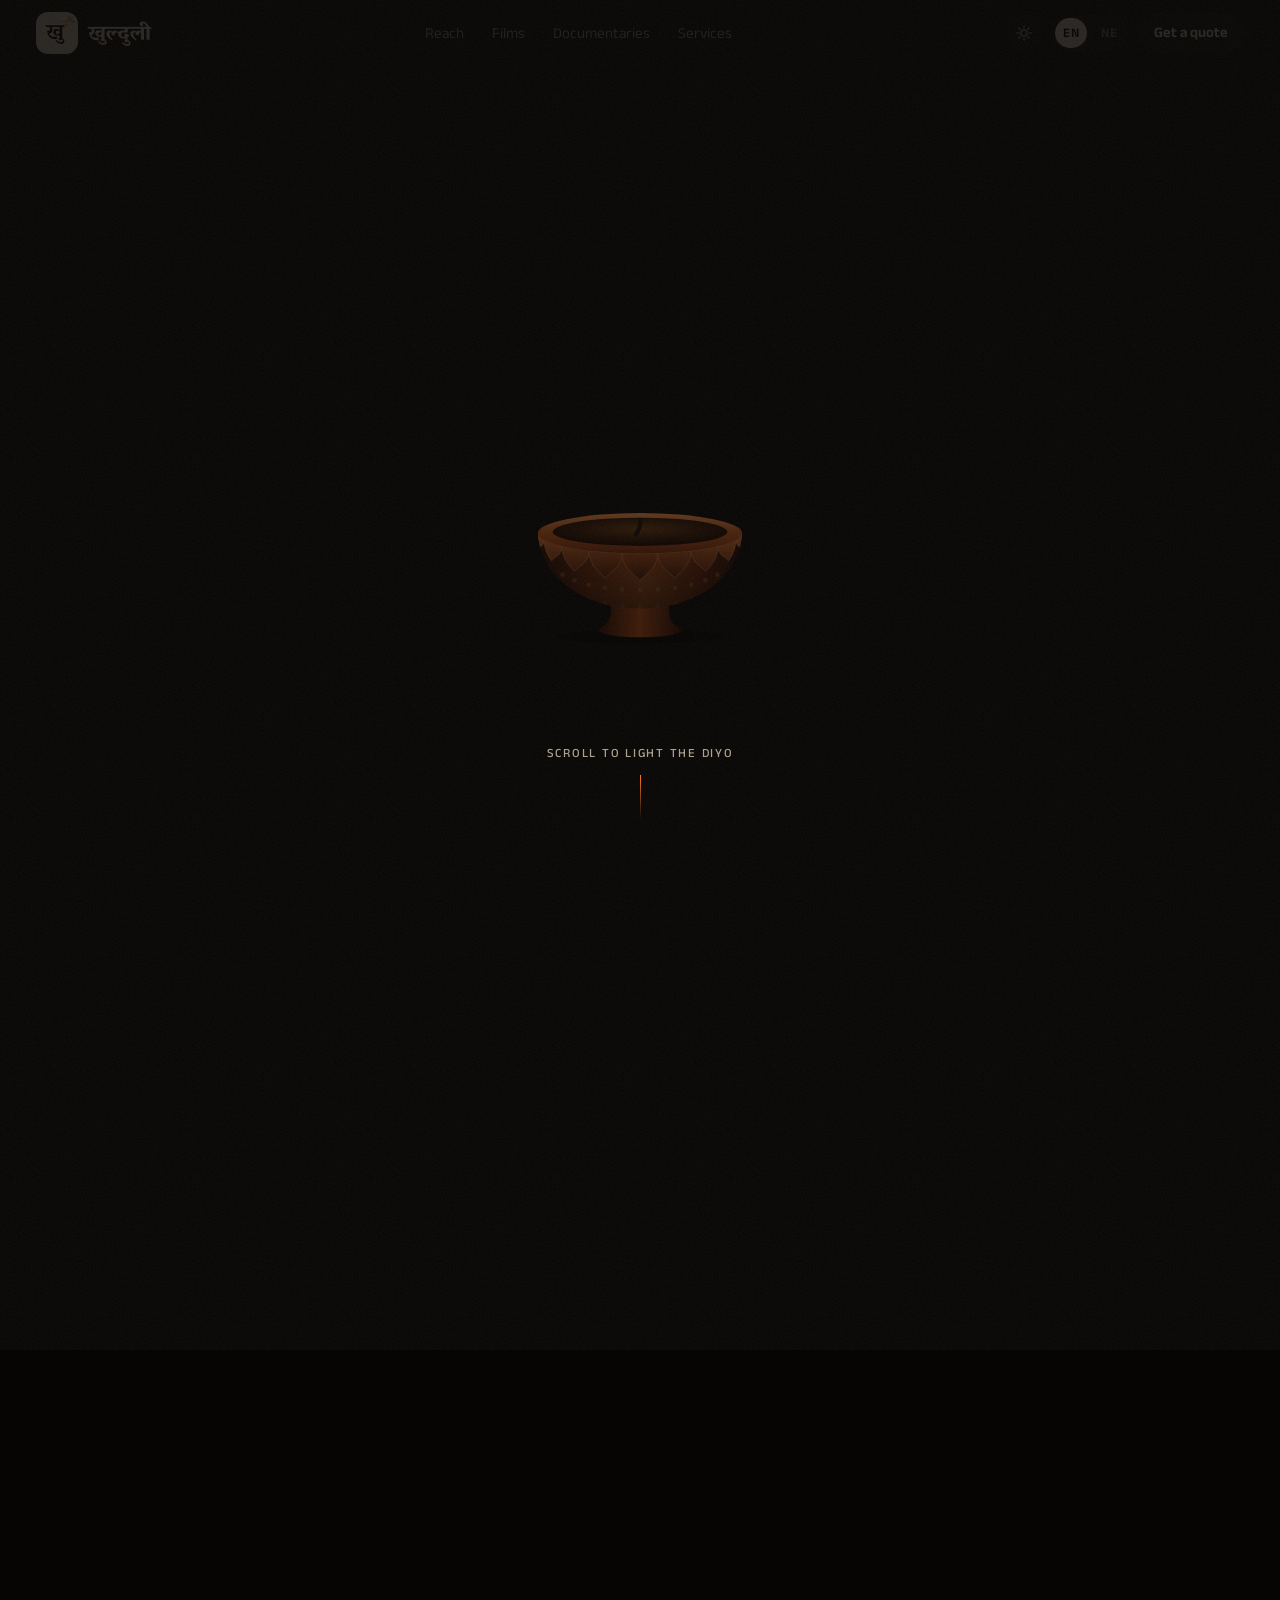
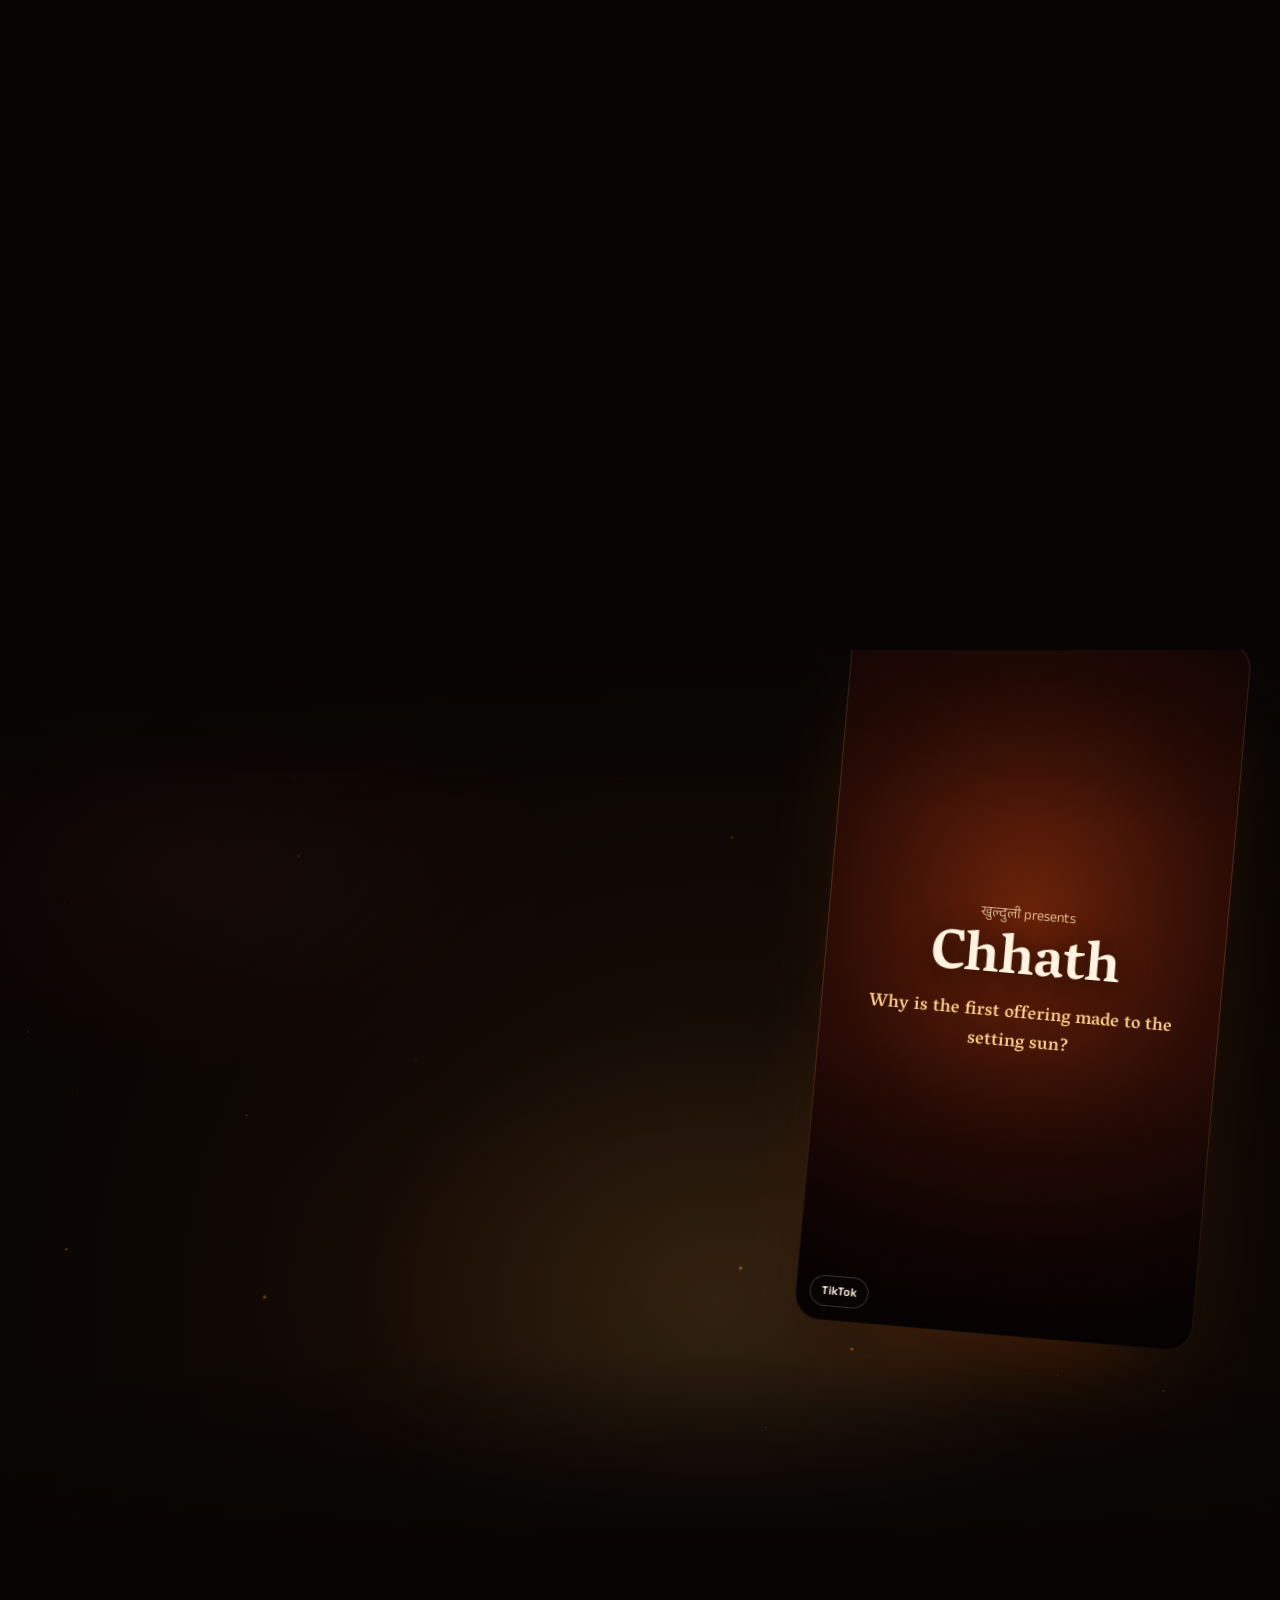
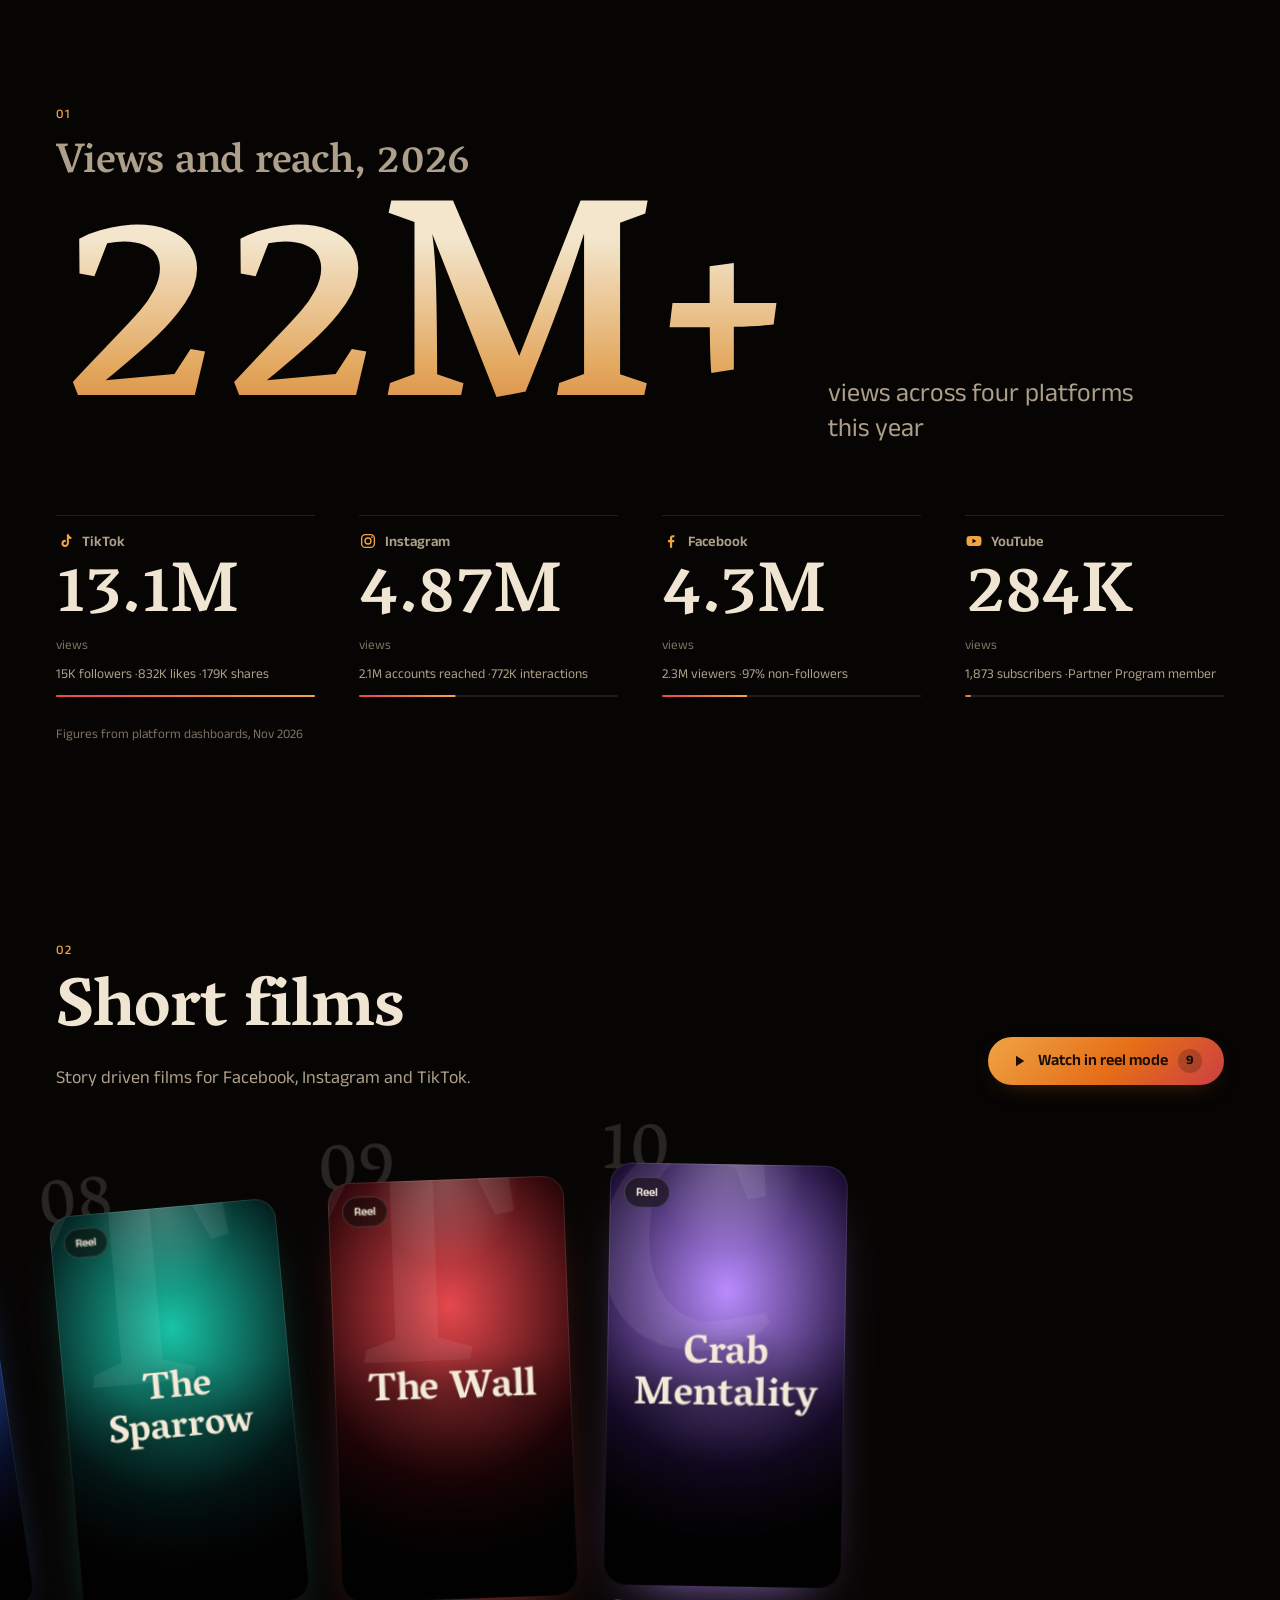
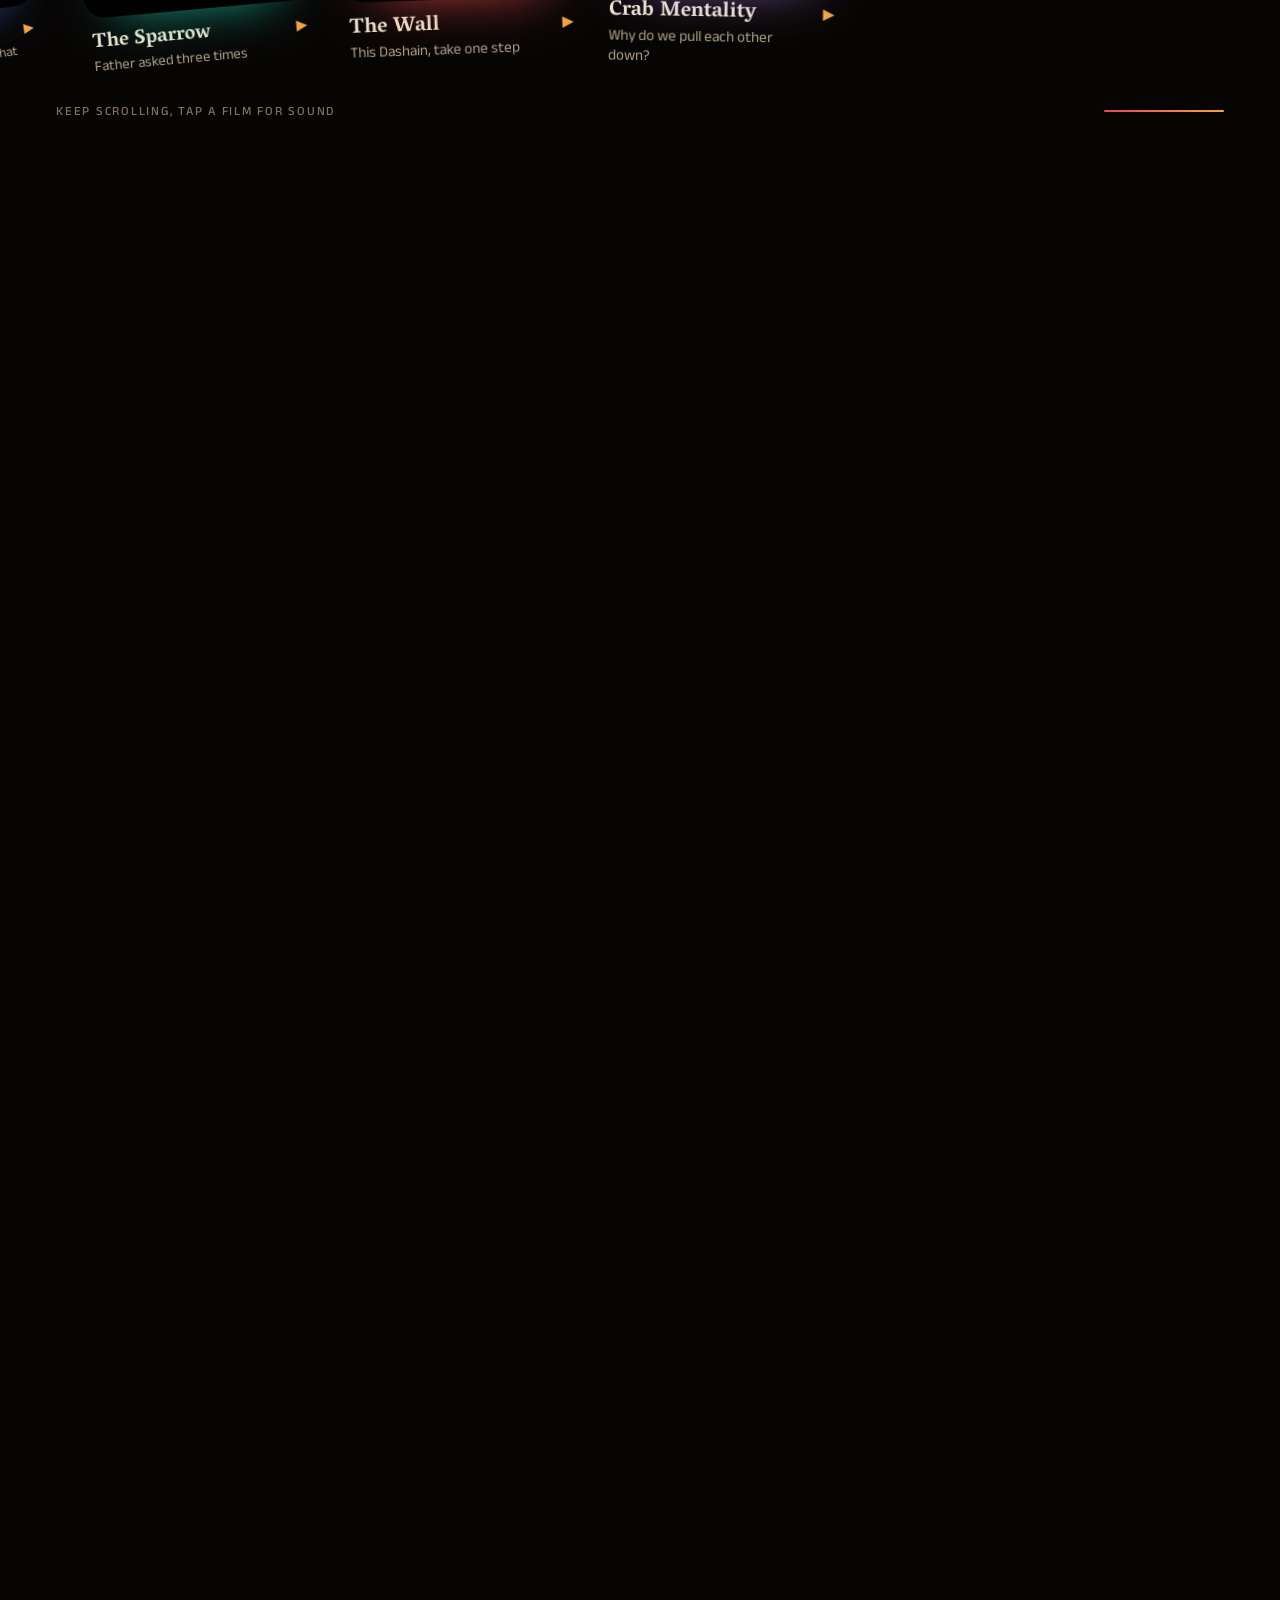
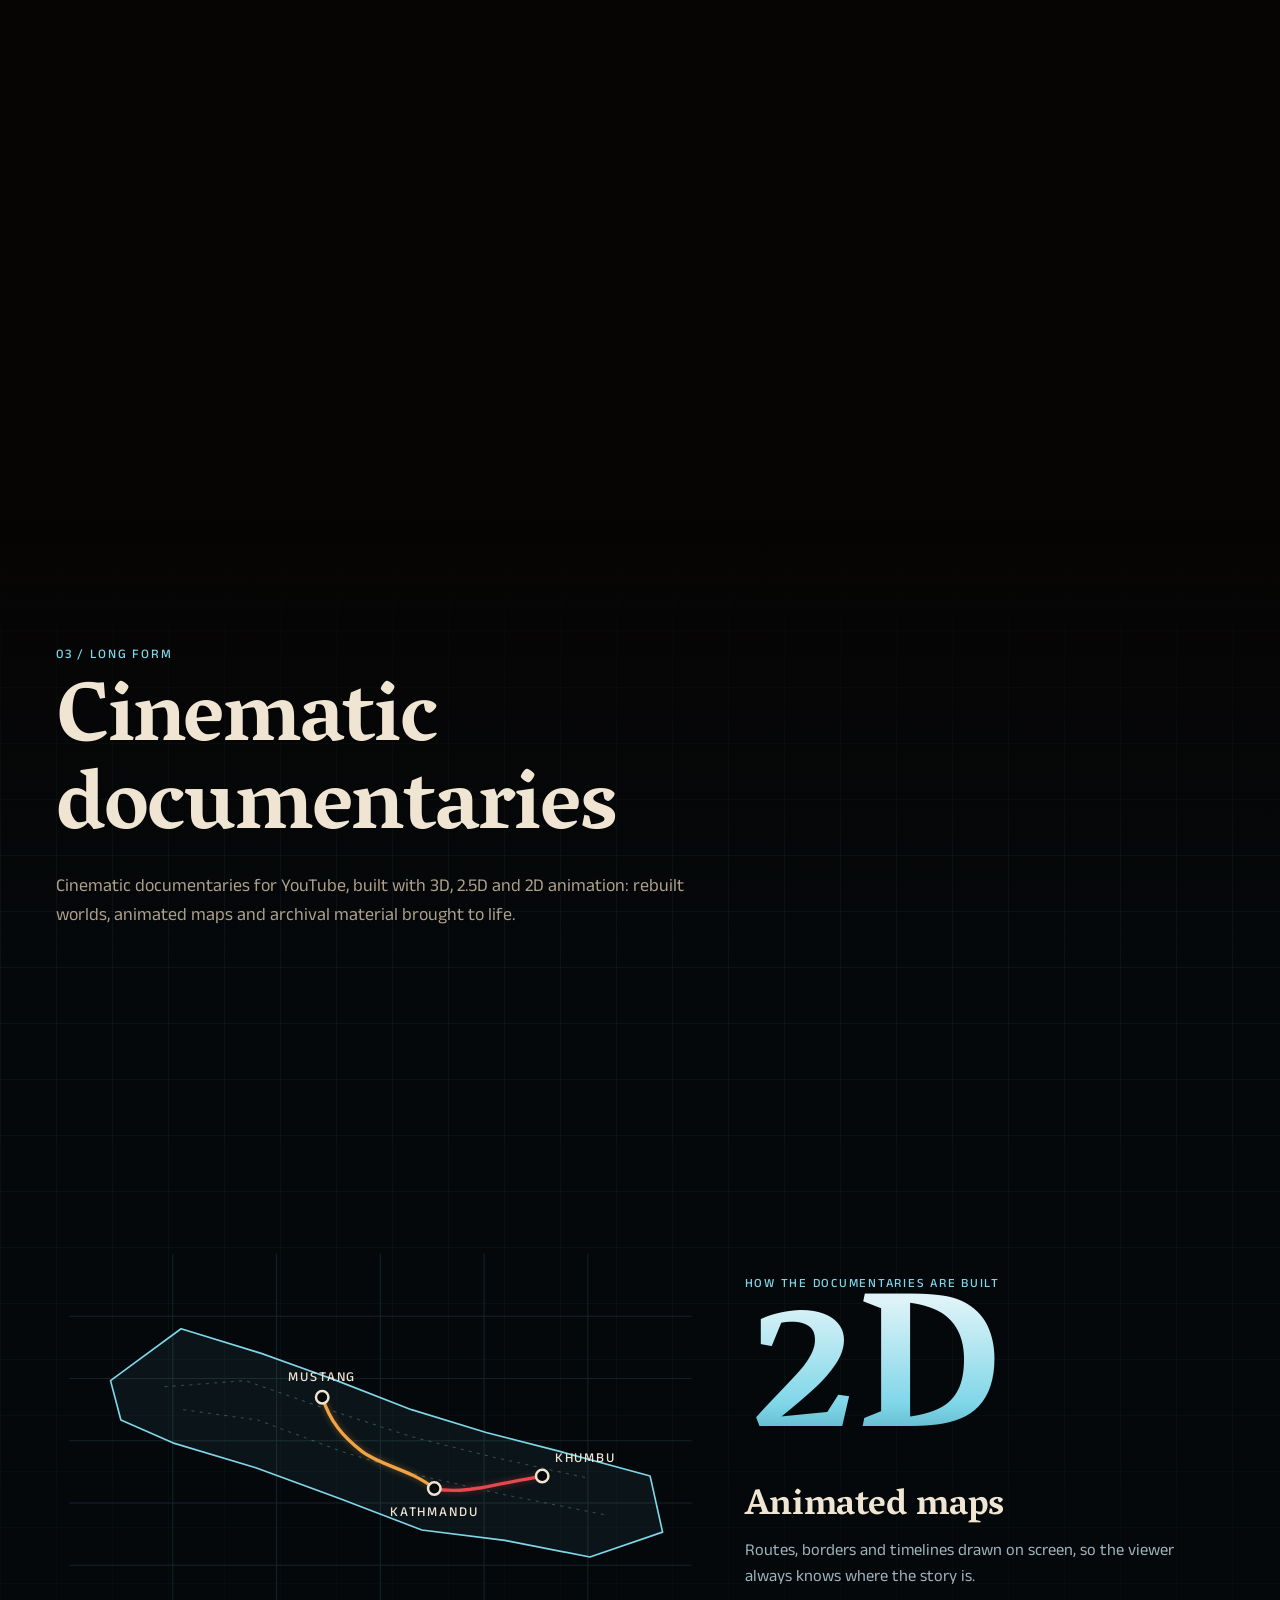
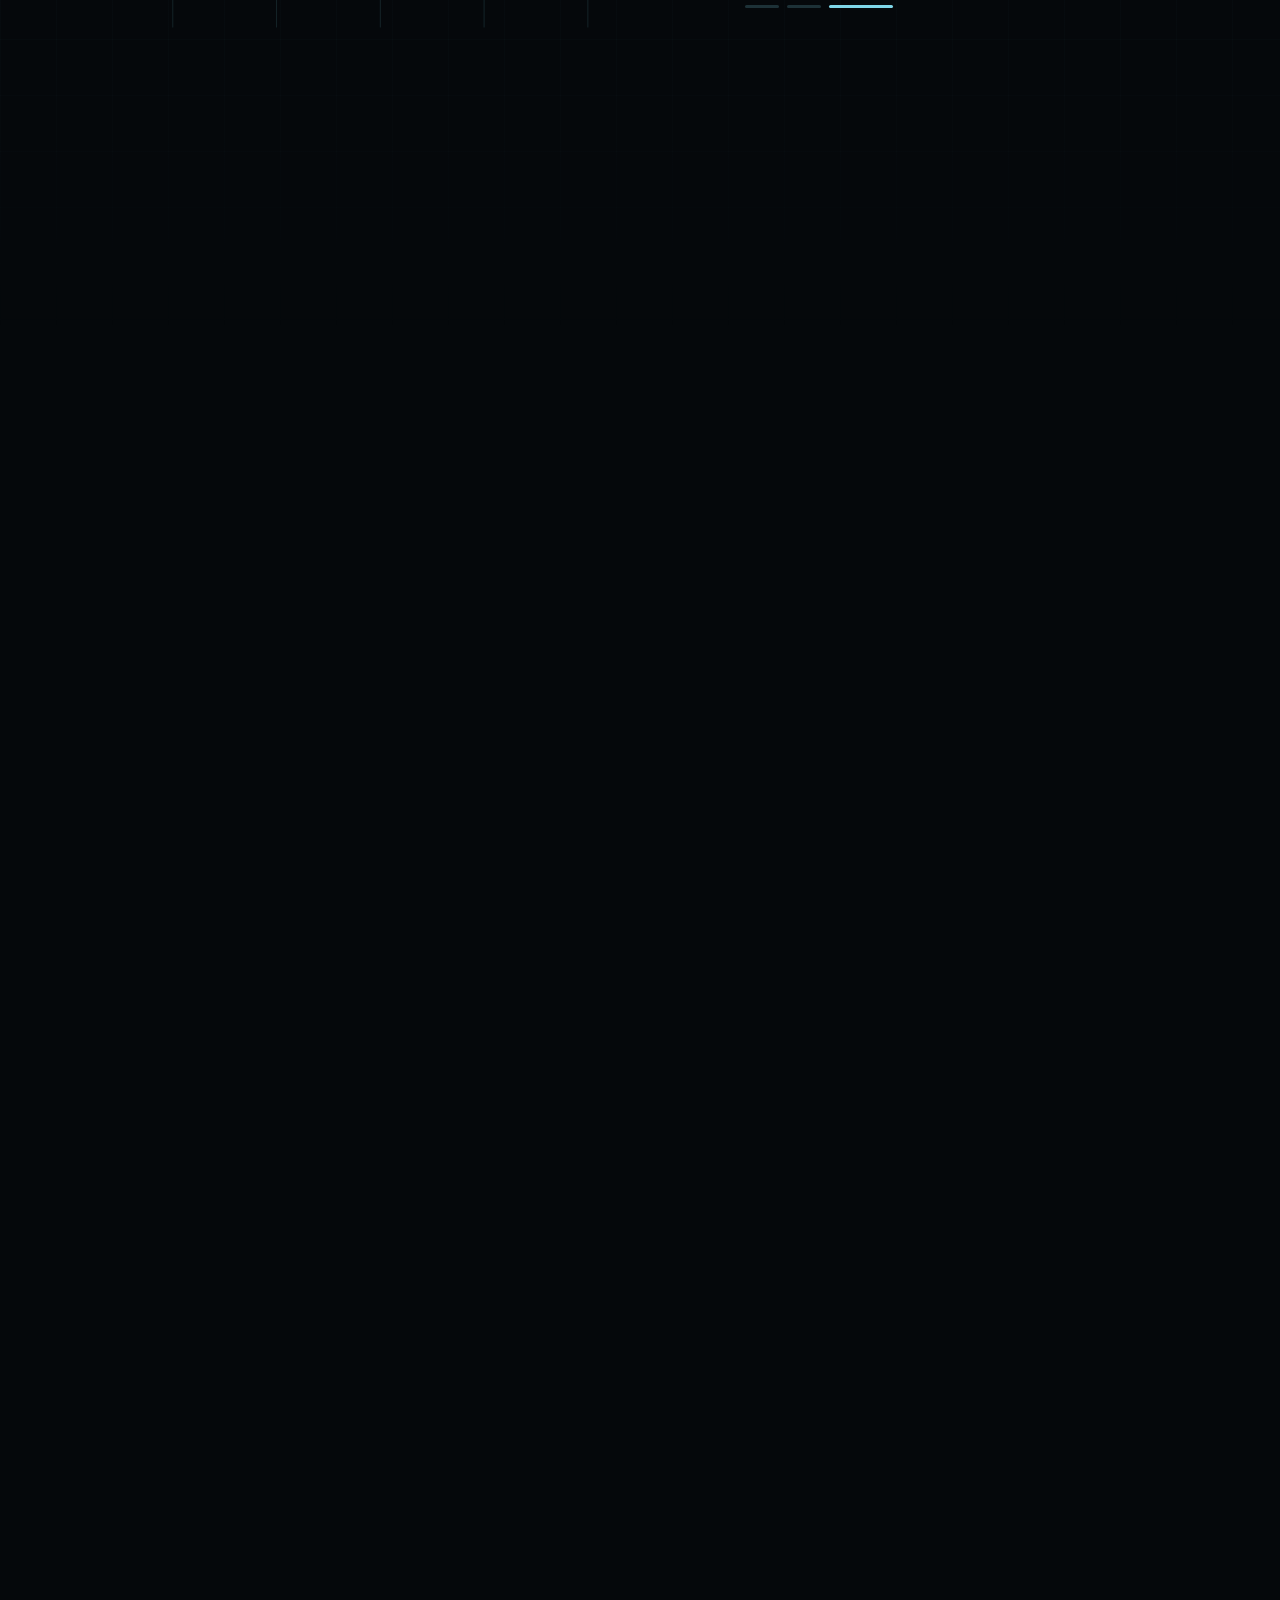
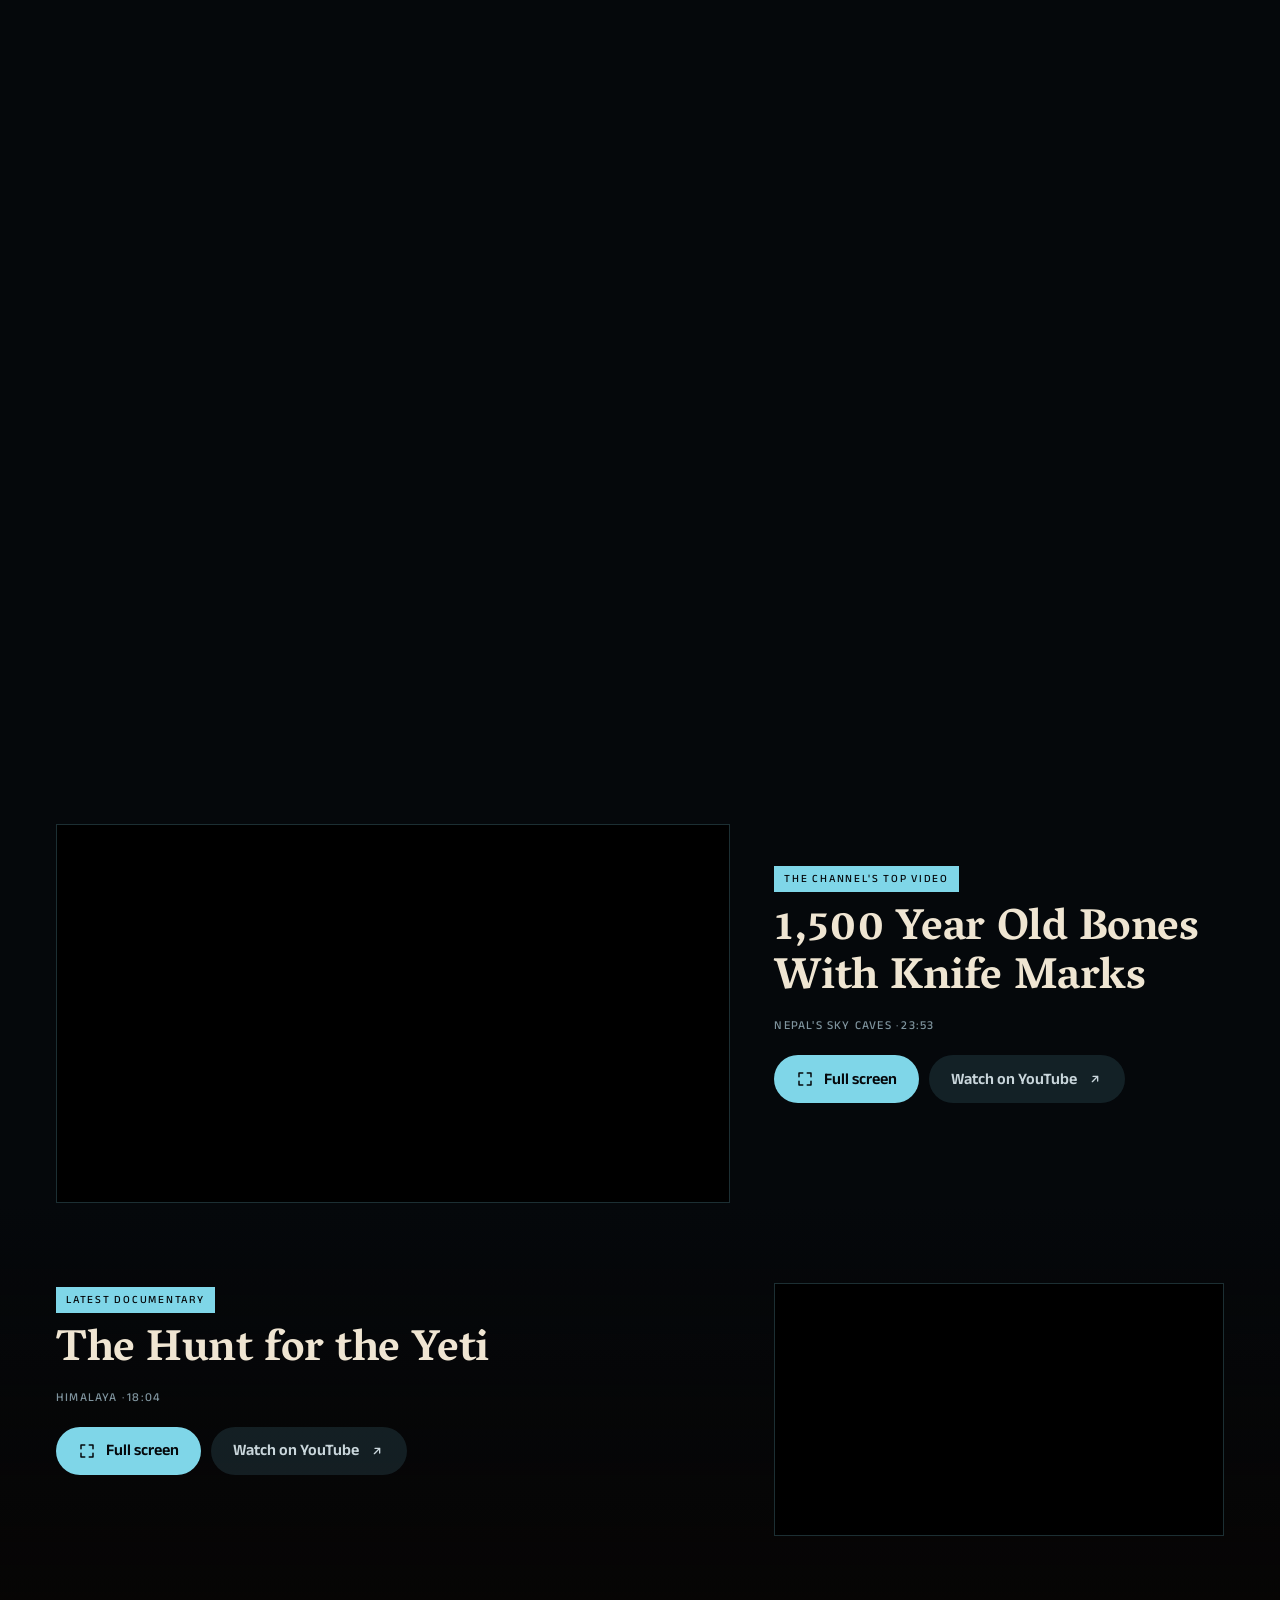
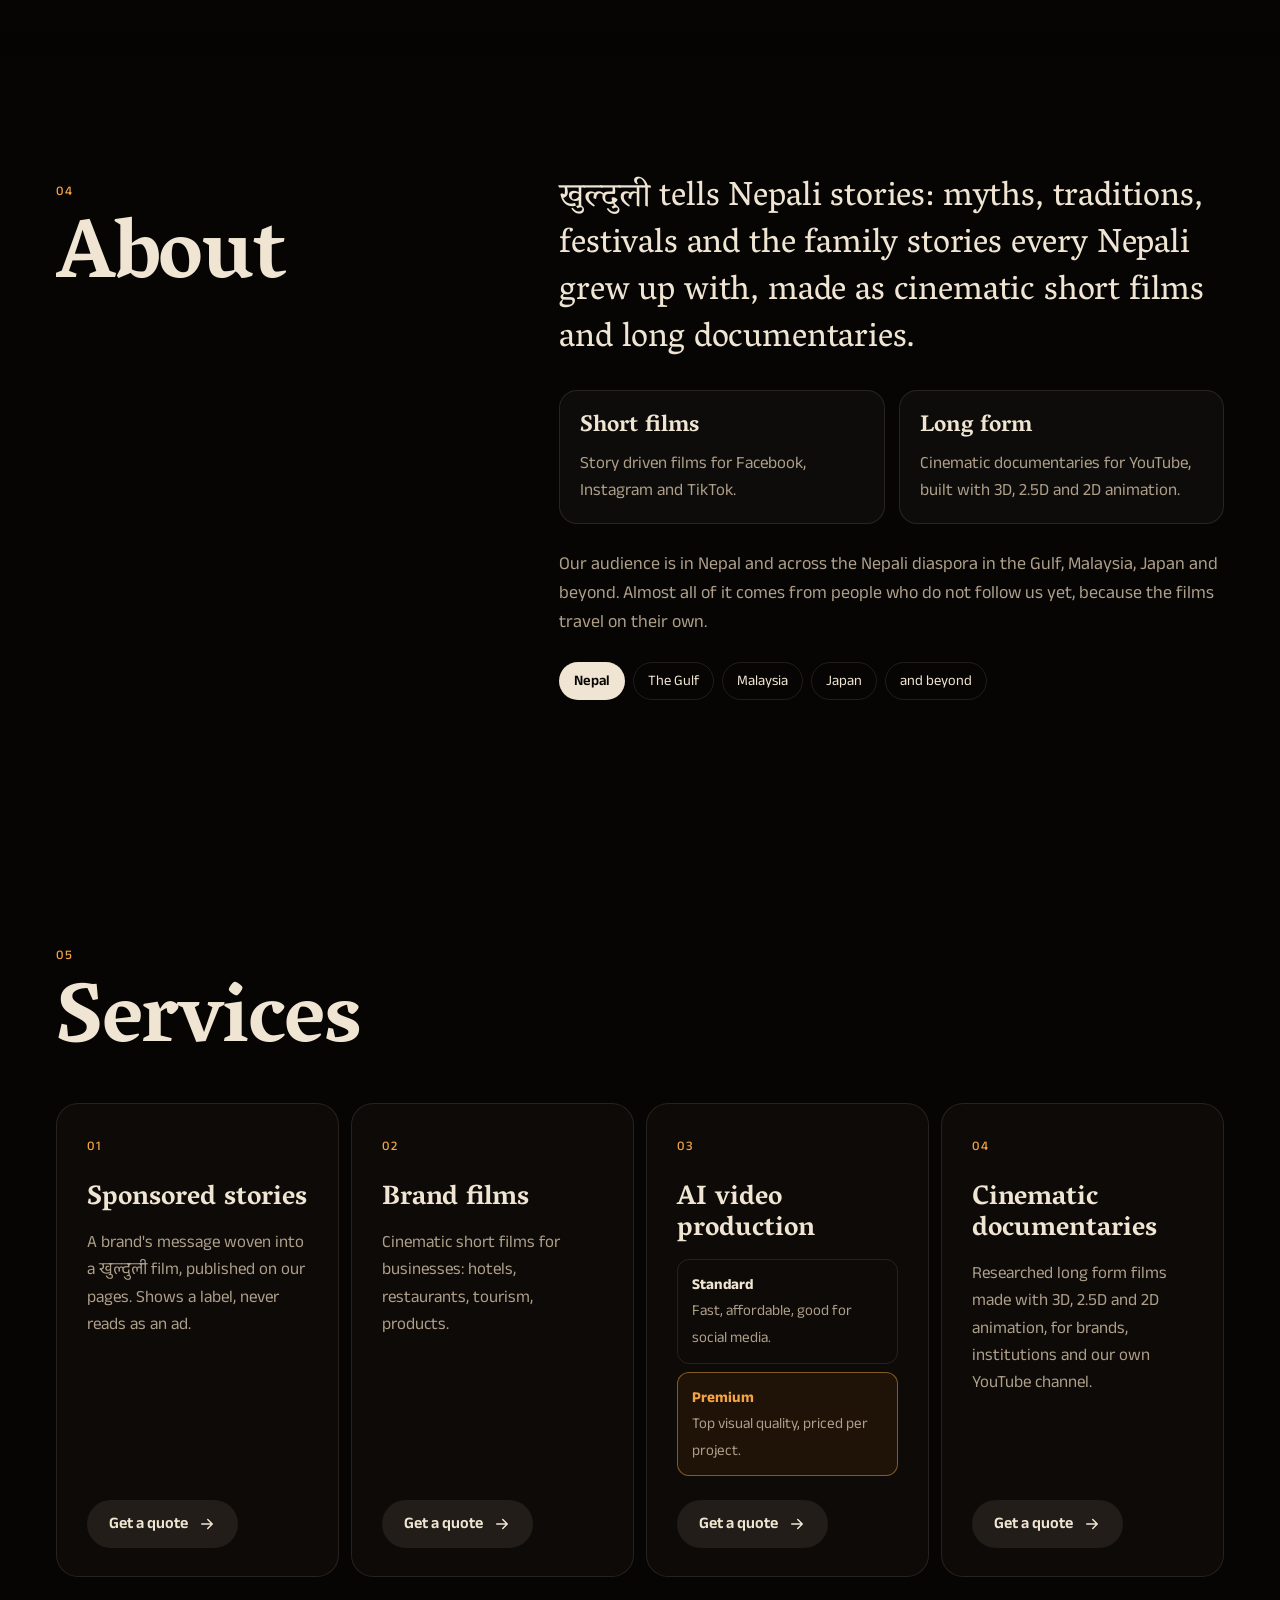
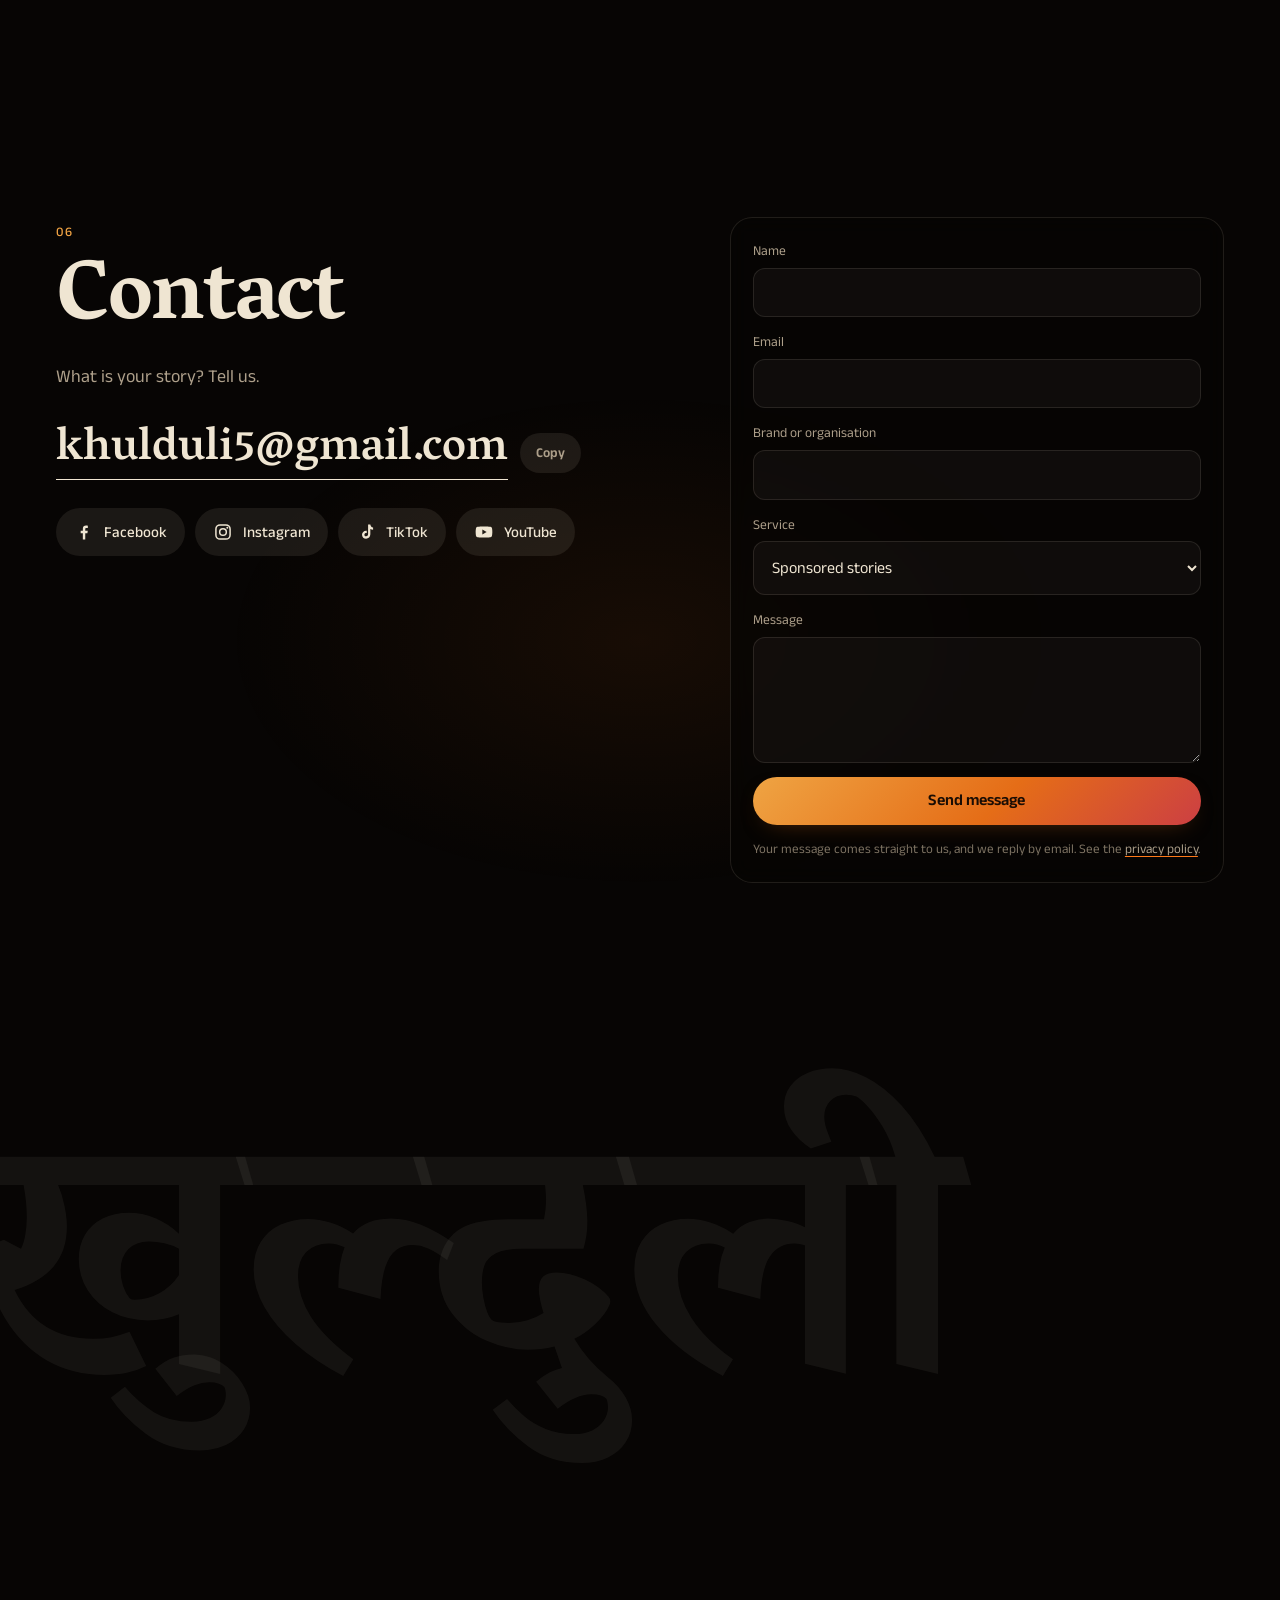
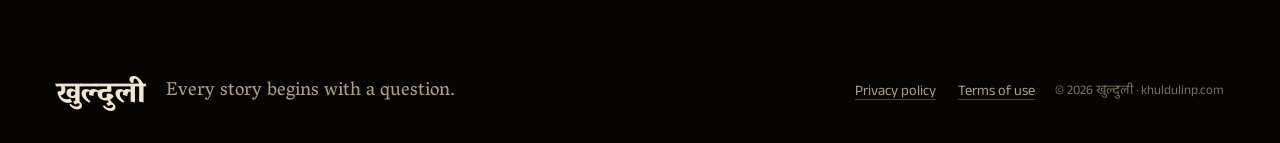
<file: index.html>
<!doctype html>
<html lang="en" data-lang="en" data-theme="dark">
<head>
<meta charset="utf-8">
<meta name="viewport" content="width=device-width, initial-scale=1, viewport-fit=cover">
<title>खुल्दुली · Khulduli · Nepali stories, told cinematically</title>
<meta name="description" content="खुल्दुली tells Nepali stories as cinematic short films and long documentaries. 22M+ views across four platforms in 2026.">
<meta name="theme-color" content="#070504">
<link rel="canonical" href="https://khuldulinp.com/">
<meta property="og:site_name" content="खुल्दुली">
<meta property="og:title" content="खुल्दुली · Khulduli">
<meta property="og:description" content="Nepali stories, told cinematically. 22M+ views across four platforms in 2026.">
<meta property="og:type" content="website">
<meta property="og:url" content="https://khuldulinp.com/">
<meta property="og:locale" content="en_US">
<meta property="og:locale:alternate" content="ne_NP">
<meta property="og:image" content="https://khuldulinp.com/assets/og-image.png">
<meta property="og:image:width" content="1200">
<meta property="og:image:height" content="630">
<meta property="og:image:alt" content="खुल्दुली, a lit diyo, and the line: Nepali stories, told cinematically.">
<meta name="twitter:card" content="summary_large_image">
<meta name="twitter:title" content="खुल्दुली · Khulduli">
<meta name="twitter:description" content="Nepali stories, told cinematically. 22M+ views across four platforms in 2026.">
<meta name="twitter:image" content="https://khuldulinp.com/assets/og-image.png">
<link rel="icon" href="assets/favicon.svg" type="image/svg+xml">
<!-- Theme before the styles load, so the page never flashes the wrong one. Dark is the default. -->
<script>try{if(localStorage.getItem("khulduli-theme")==="light"){document.documentElement.setAttribute("data-theme","light");document.querySelector('meta[name="theme-color"]').setAttribute("content","#f4ede1");}}catch(e){}</script>
<!-- Type: Vesper Libre (display) and Anek Devanagari (text), self-hosted in assets/fonts. See README. -->
<link rel="preload" href="assets/fonts/anek-devanagari-var-latin.woff2" as="font" type="font/woff2" crossorigin>
<link rel="preload" href="assets/fonts/vesper-libre-900-devanagari.woff2" as="font" type="font/woff2" crossorigin>
<link rel="stylesheet" href="css/styles.css">
</head>
<body>

<!-- Shared paint for the two diyo drawings. -->
<svg class="defs" width="0" height="0" aria-hidden="true" focusable="false">
  <defs>
    <linearGradient id="dyBody" x1="0" x2="1" y1="0" y2="0"><stop offset="0" stop-color="#2a0e05"/><stop offset=".24" stop-color="#6d2a0d"/><stop offset=".52" stop-color="#a44c1b"/><stop offset=".8" stop-color="#65250b"/><stop offset="1" stop-color="#230b04"/></linearGradient>
    <linearGradient id="dyDepth" x1="0" x2="0" y1="0" y2="1"><stop offset="0" stop-color="#000" stop-opacity="0"/><stop offset="1" stop-color="#000" stop-opacity=".5"/></linearGradient>
    <linearGradient id="dyRim" x1="0" x2="0" y1="0" y2="1"><stop offset="0" stop-color="#c9773a"/><stop offset=".6" stop-color="#934015"/><stop offset="1" stop-color="#6a290d"/></linearGradient>
    <linearGradient id="dyPetal" x1="0" x2="0" y1="0" y2="1"><stop offset="0" stop-color="#b9622a"/><stop offset=".7" stop-color="#843612"/><stop offset="1" stop-color="#5a210a"/></linearGradient>
    <linearGradient id="dyFoot" x1="0" x2="1" y1="0" y2="0"><stop offset="0" stop-color="#2a0e05"/><stop offset=".5" stop-color="#83370f"/><stop offset="1" stop-color="#2a0e05"/></linearGradient>
    <radialGradient id="dyOil" cx=".5" cy=".4" r=".6"><stop offset="0" stop-color="#5e3210"/><stop offset=".6" stop-color="#341707"/><stop offset="1" stop-color="#1a0a03"/></radialGradient>
    <radialGradient id="dySheen" cx=".5" cy=".5" r=".5"><stop offset="0" stop-color="#ffd68c" stop-opacity=".85"/><stop offset=".45" stop-color="#ff9632" stop-opacity=".3"/><stop offset="1" stop-color="#ff9632" stop-opacity="0"/></radialGradient>
    <radialGradient id="dyWarm" cx=".5" cy="0" r=".85"><stop offset="0" stop-color="#ffaa50" stop-opacity=".5"/><stop offset="1" stop-color="#ff8c28" stop-opacity="0"/></radialGradient>
    <radialGradient id="dyHalo" cx=".5" cy=".5" r=".5"><stop offset="0" stop-color="#ffb04a" stop-opacity=".3"/><stop offset=".45" stop-color="#ff7a1a" stop-opacity=".08"/><stop offset="1" stop-color="#ff7a1a" stop-opacity="0"/></radialGradient>
    <linearGradient id="dyF1" x1="0" x2="0" y1="1" y2="0"><stop offset="0" stop-color="#ffcf5a"/><stop offset=".45" stop-color="#ff8a1f"/><stop offset=".85" stop-color="#e2460c"/><stop offset="1" stop-color="#c0300a" stop-opacity=".5"/></linearGradient>
    <linearGradient id="dyF2" x1="0" x2="0" y1="1" y2="0"><stop offset="0" stop-color="#fff6d6"/><stop offset=".6" stop-color="#ffd36a"/><stop offset="1" stop-color="#ffab33" stop-opacity=".8"/></linearGradient>
    <clipPath id="dyClip"><path d="M24 120C26 154 60 176 100 176C140 176 174 154 176 120Z"/></clipPath>
  </defs>
</svg>

<div class="grain" aria-hidden="true"></div>
<div class="progress" aria-hidden="true"><span></span></div>

<!-- ============ NAV ============ -->
<header class="nav" id="nav">
  <a class="brand" href="#top" aria-label="खुल्दुली home">
    <span class="mark" aria-hidden="true">खु<svg viewBox="0 0 24 24"><g stroke="currentColor" stroke-width="2.2" stroke-linecap="round"><path d="M4 20 9 15"/><path d="M12 3v7"/><path d="M3 11h6"/><path d="M17 5l-3 5"/><path d="M21 12h-5"/></g></svg></span>
    <span class="brand-name">खुल्दुली</span>
  </a>
  <nav class="nav-links" aria-label="Sections">
    <a href="#reach" data-ne="पहुँच">Reach</a>
    <a href="#shorts" data-ne="फिल्म">Films</a>
    <a href="#longform" data-ne="डकुमेन्ट्री">Documentaries</a>
    <a href="#services" data-ne="सेवा">Services</a>
  </nav>
  <div class="nav-right">
    <button class="theme" id="theme" type="button" aria-pressed="false">
      <svg class="t-sun" viewBox="0 0 24 24" aria-hidden="true"><circle cx="12" cy="12" r="4.2" fill="none" stroke="currentColor" stroke-width="1.8"/><path d="M12 2.5v2.2M12 19.3v2.2M2.5 12h2.2M19.3 12h2.2M5.3 5.3l1.6 1.6M17.1 17.1l1.6 1.6M5.3 18.7l1.6-1.6M17.1 6.9l1.6-1.6" stroke="currentColor" stroke-width="1.8" stroke-linecap="round"/></svg>
      <svg class="t-moon" viewBox="0 0 24 24" aria-hidden="true"><path d="M20 14.5A8 8 0 0 1 9.5 4a8 8 0 1 0 10.5 10.5z" fill="none" stroke="currentColor" stroke-width="1.8" stroke-linejoin="round"/></svg>
      <span class="sr" data-ne="उज्यालो थिम">Light theme</span>
    </button>
    <button class="lang" id="lang" type="button" aria-label="Switch language">
      <span data-l="en">EN</span><span data-l="ne" data-ne="ने">NE</span><i aria-hidden="true"></i>
    </button>
    <a class="btn btn-sm" href="#contact" data-ne="सम्पर्क">Get a quote</a>
  </div>
</header>

<main id="top">

<!-- ============ INTRO: the diyo is lit by scrolling ============ -->
<section class="intro" id="intro" data-pin aria-label="खुल्दुली">
  <div class="intro-stage">
    <div class="intro-glow" aria-hidden="true"></div>
    <div class="intro-halo" aria-hidden="true"></div>
    <div class="diyo intro-diyo" aria-hidden="true"><svg viewBox="0 0 200 210" focusable="false"><circle class="dy-glow" cx="100" cy="82" r="64" fill="url(#dyHalo)"/><ellipse class="dy-shadow" cx="100" cy="197" rx="62" ry="5"/><path d="M78 172C80 182 76 188 70 191H130C124 188 120 182 122 172Z" fill="url(#dyFoot)"/><ellipse cx="100" cy="192" rx="31" ry="5.5" fill="url(#dyFoot)"/><path d="M24 120C26 154 60 176 100 176C140 176 174 154 176 120Z" fill="url(#dyBody)"/><g clip-path="url(#dyClip)"><path class="dy-petal" d="M176 120C176 124.6 175.7 128.9 174.8 131C174 128.9 171.4 129.8 171.4 125.1ZM171.4 125.1C171.4 132.3 168.2 137.2 165.8 140.5C163.4 137.2 158.2 136.8 158.2 129.6ZM158.2 129.6C158.2 138.8 152.5 144 148.9 148.2C145.2 144 138 142.2 138 133ZM138 133C138 143.5 130.5 148.5 126 153.3C121.5 148.5 113.2 145.3 113.2 134.8ZM113.2 134.8C113.2 145.8 104.8 150 100 155C95.2 150 86.8 145.8 86.8 134.8ZM86.8 134.8C86.8 145.3 78.5 148.5 74 153.3C69.5 148.5 62 143.5 62 133ZM62 133C62 142.2 54.8 144 51.1 148.2C47.5 144 41.8 138.8 41.8 129.6ZM41.8 129.6C41.8 136.8 36.6 137.2 34.2 140.5C31.8 137.2 28.6 132.3 28.6 125.1ZM28.6 125.1C28.6 129.8 26 128.9 25.2 131C24.3 128.9 24 124.6 24 120Z"/><path class="dy-line" d="M41.3 159.5A4 4 0 0 0 50.9 164.2A4 4 0 0 0 61.9 167.8A4 4 0 0 0 74 170.4A4 4 0 0 0 86.8 172A4 4 0 0 0 100 172.5A4 4 0 0 0 113.2 172A4 4 0 0 0 126 170.4A4 4 0 0 0 138.1 167.8A4 4 0 0 0 149.1 164.2A4 4 0 0 0 158.7 159.5"/><g class="dy-dot"><circle cx="42.4" cy="150.9" r="1.7"/><circle cx="51.3" cy="155" r="1.7"/><circle cx="61.9" cy="158.3" r="1.7"/><circle cx="73.9" cy="160.6" r="1.7"/><circle cx="86.7" cy="162" r="1.7"/><circle cx="100" cy="162.5" r="1.7"/><circle cx="113.3" cy="162" r="1.7"/><circle cx="126.1" cy="160.6" r="1.7"/><circle cx="138.1" cy="158.3" r="1.7"/><circle cx="148.7" cy="155" r="1.7"/><circle cx="157.6" cy="150.9" r="1.7"/></g></g><path d="M24 120C26 154 60 176 100 176C140 176 174 154 176 120Z" fill="url(#dyDepth)"/><path class="dy-lit" d="M24 120C26 154 60 176 100 176C140 176 174 154 176 120Z" fill="url(#dyWarm)"/><ellipse cx="100" cy="120" rx="76" ry="15" fill="url(#dyRim)"/><ellipse cx="100" cy="119" rx="65" ry="10.5" fill="url(#dyOil)"/><ellipse class="dy-lit" cx="100" cy="119" rx="44" ry="7" fill="url(#dySheen)"/><path class="dy-lit dy-edge" d="M24 120A76 15 0 0 0 176 120"/><path class="dy-wick" d="M97 121C99 117 101 115 100 110"/><g transform="translate(100 112)"><g class="dy-flame"><g class="dy-flick"><path d="M0 2C-15-1-17-22-8-38C-4-46-2-56 1-68C5-55 15-43 16-25C17-8 12 2 0 2Z" fill="url(#dyF1)"/><path d="M0 1C-9-1-10-14-5-24C-2-30-1-37 1-45C4-36 10-28 10-16C10-5 7 1 0 1Z" fill="url(#dyF2)"/><ellipse cx="0" cy="-2" rx="5" ry="3.5" fill="#6d86ff" fill-opacity=".5"/><ellipse cx="0" cy="-8" rx="3.6" ry="8" fill="#fffbea"/></g></g></g></svg></div>
    <p class="intro-line"><em data-ne="हरेक कथा एउटा प्रश्नबाट सुरु हुन्छ।">Every story begins with a question.</em></p>
    <p class="intro-hint"><span data-ne="दियो बाल्न स्क्रोल गर्नुहोस्">Scroll to light the diyo</span><i aria-hidden="true"></i></p>
  </div>
</section>

<!-- ============ HERO ============ -->
<section class="hero" data-scrub="exit">
  <div class="hero-glow" aria-hidden="true"></div>

  <!-- The diyo and its soft light, as the backdrop of the whole hero. -->
  <div class="hero-backdrop" aria-hidden="true">
    <div class="hero-light"></div>
    <div class="diyo" aria-hidden="true"><svg viewBox="0 0 200 210" focusable="false"><circle class="dy-glow" cx="100" cy="82" r="64" fill="url(#dyHalo)"/><ellipse class="dy-shadow" cx="100" cy="197" rx="62" ry="5"/><path d="M78 172C80 182 76 188 70 191H130C124 188 120 182 122 172Z" fill="url(#dyFoot)"/><ellipse cx="100" cy="192" rx="31" ry="5.5" fill="url(#dyFoot)"/><path d="M24 120C26 154 60 176 100 176C140 176 174 154 176 120Z" fill="url(#dyBody)"/><g clip-path="url(#dyClip)"><path class="dy-petal" d="M176 120C176 124.6 175.7 128.9 174.8 131C174 128.9 171.4 129.8 171.4 125.1ZM171.4 125.1C171.4 132.3 168.2 137.2 165.8 140.5C163.4 137.2 158.2 136.8 158.2 129.6ZM158.2 129.6C158.2 138.8 152.5 144 148.9 148.2C145.2 144 138 142.2 138 133ZM138 133C138 143.5 130.5 148.5 126 153.3C121.5 148.5 113.2 145.3 113.2 134.8ZM113.2 134.8C113.2 145.8 104.8 150 100 155C95.2 150 86.8 145.8 86.8 134.8ZM86.8 134.8C86.8 145.3 78.5 148.5 74 153.3C69.5 148.5 62 143.5 62 133ZM62 133C62 142.2 54.8 144 51.1 148.2C47.5 144 41.8 138.8 41.8 129.6ZM41.8 129.6C41.8 136.8 36.6 137.2 34.2 140.5C31.8 137.2 28.6 132.3 28.6 125.1ZM28.6 125.1C28.6 129.8 26 128.9 25.2 131C24.3 128.9 24 124.6 24 120Z"/><path class="dy-line" d="M41.3 159.5A4 4 0 0 0 50.9 164.2A4 4 0 0 0 61.9 167.8A4 4 0 0 0 74 170.4A4 4 0 0 0 86.8 172A4 4 0 0 0 100 172.5A4 4 0 0 0 113.2 172A4 4 0 0 0 126 170.4A4 4 0 0 0 138.1 167.8A4 4 0 0 0 149.1 164.2A4 4 0 0 0 158.7 159.5"/><g class="dy-dot"><circle cx="42.4" cy="150.9" r="1.7"/><circle cx="51.3" cy="155" r="1.7"/><circle cx="61.9" cy="158.3" r="1.7"/><circle cx="73.9" cy="160.6" r="1.7"/><circle cx="86.7" cy="162" r="1.7"/><circle cx="100" cy="162.5" r="1.7"/><circle cx="113.3" cy="162" r="1.7"/><circle cx="126.1" cy="160.6" r="1.7"/><circle cx="138.1" cy="158.3" r="1.7"/><circle cx="148.7" cy="155" r="1.7"/><circle cx="157.6" cy="150.9" r="1.7"/></g></g><path d="M24 120C26 154 60 176 100 176C140 176 174 154 176 120Z" fill="url(#dyDepth)"/><path class="dy-lit" d="M24 120C26 154 60 176 100 176C140 176 174 154 176 120Z" fill="url(#dyWarm)"/><ellipse cx="100" cy="120" rx="76" ry="15" fill="url(#dyRim)"/><ellipse cx="100" cy="119" rx="65" ry="10.5" fill="url(#dyOil)"/><ellipse class="dy-lit" cx="100" cy="119" rx="44" ry="7" fill="url(#dySheen)"/><path class="dy-lit dy-edge" d="M24 120A76 15 0 0 0 176 120"/><path class="dy-wick" d="M97 121C99 117 101 115 100 110"/><g transform="translate(100 112)"><g class="dy-flame"><g class="dy-flick"><path d="M0 2C-15-1-17-22-8-38C-4-46-2-56 1-68C5-55 15-43 16-25C17-8 12 2 0 2Z" fill="url(#dyF1)"/><path d="M0 1C-9-1-10-14-5-24C-2-30-1-37 1-45C4-36 10-28 10-16C10-5 7 1 0 1Z" fill="url(#dyF2)"/><ellipse cx="0" cy="-2" rx="5" ry="3.5" fill="#6d86ff" fill-opacity=".5"/><ellipse cx="0" cy="-8" rx="3.6" ry="8" fill="#fffbea"/></g></g></g></svg></div>
    <div class="petals"><i></i><i></i><i></i><i></i><i></i><i></i><i></i></div>
  </div>
  <canvas class="embers" id="embers" aria-hidden="true"></canvas>

  <div class="wrap hero-grid">
    <div class="hero-copy">
      <h1 class="hero-title brand-title" lang="ne">
        <span class="line"><span>खुल्दुली</span></span>
      </h1>
      <p class="hero-log reveal" data-ne="नेपाली कथा भन्ने स्टुडियो। नेपालका मिथक, परम्परा, चाडपर्व र घरका कथाबाट हामी सिनेम्याटिक छोटा फिल्म र लामा डकुमेन्ट्री बनाउँछौँ।">
        A Nepali storytelling studio. We turn the myths, traditions, festivals and family stories of Nepal into cinematic short films and long documentaries.
      </p>

      <div class="hero-cta reveal">
        <a class="btn btn-fill" href="#shorts">
          <svg viewBox="0 0 24 24" aria-hidden="true"><path d="M8 5v14l11-7z" fill="currentColor"/></svg>
          <span data-ne="हाम्रा फिल्म हेर्नुहोस्">Watch our films</span>
        </a>
        <a class="btn" href="#contact" data-ne="हामीसँग काम गर्नुहोस्">Work with us</a>
      </div>
    </div>

    <!-- Latest film. Set which one with `latest: true` in js/config.js. -->
    <div class="hero-latest">
      <p class="latest-tag"><span class="dot"></span><span data-ne="भर्खरको फिल्म">Latest film</span></p>
      <a class="hero-poster tilt" id="leadPoster" href="#" target="_blank" rel="noopener" aria-label="Watch the latest film" data-open-reels="0" data-pv="lead">
        <div class="pv"></div>
        <div class="poster-type">
          <span class="p-top" data-ne="खुल्दुली प्रस्तुति">खुल्दुली presents</span>
          <span class="p-title" id="leadTitle"></span>
          <span class="p-sub" id="leadSub"></span>
        </div>
        <span class="play" aria-hidden="true"><svg viewBox="0 0 24 24"><path d="M8 5v14l11-7z" fill="currentColor"/></svg></span>
        <span class="poster-badge" id="leadBadge"></span>
      </a>
    </div>
  </div>
</section>

<!-- ============ REACH ============ -->
<!-- Views and reach: a full screen straight after the landing. Numbers come from js/config.js. -->
<section class="section reach" id="reach">
  <div class="wrap">
    <header class="sec-head reveal">
      <span class="sec-no">01</span>
      <h2><span lang="ne">भ्युज र पहुँच</span><em>Views and reach, 2026</em></h2>
    </header>

    <div class="big reveal">
      <div class="big-num"><span class="count" id="headline" data-to="22" data-dec="0">22</span><span id="headlineSuffix">M+</span></div>
      <p data-ne="यो वर्ष चार प्लेटफर्ममा भ्युज">views across four platforms this year</p>
    </div>

    <div class="cards" id="reachCards"></div>
    <p class="note" id="statsNote"></p>
  </div>
</section>

<!-- ============ SHORT FILMS ============ -->
<section class="section shorts" id="shorts">
  <div class="hscroll" id="hscroll" data-pin>
    <div class="hs-sticky">
      <div class="wrap hs-head">
        <header class="sec-head reveal">
          <span class="sec-no">02</span>
          <h2><span lang="ne">छोटा फिल्म</span><em>Short films</em></h2>
          <p data-ne="Facebook, Instagram र TikTok का लागि कथामा आधारित फिल्म।">Story driven films for Facebook, Instagram and TikTok.</p>
        </header>
        <button class="btn btn-fill reel-enter" type="button" data-open-reels="0">
          <svg viewBox="0 0 24 24" aria-hidden="true"><path d="M8 5v14l11-7z" fill="currentColor"/></svg>
          <span data-ne="रिल मोडमा हेर्नुहोस्">Watch in reel mode</span>
          <b id="reelsBtnCount"></b>
        </button>
      </div>
      <div class="rail" id="shortsRail" aria-label="Short films"></div>
      <div class="wrap hs-foot">
        <p class="rail-hint" data-ne="स्क्रोल गर्दै जानुहोस्, थिचेर आवाजसहित हेर्नुहोस्">Keep scrolling, tap a film for sound</p>
        <div class="hs-bar" aria-hidden="true"><i></i></div>
      </div>
    </div>
  </div>
</section>

<!-- ============ LONG FORM ============ -->
<section class="section longform" id="longform">
  <div class="lf-grid" aria-hidden="true"></div>
  <div class="wrap">
    <header class="sec-head reveal">
      <span class="sec-no mono">03 / LONG FORM</span>
      <h2><span lang="ne">लामा डकुमेन्ट्री</span><em>Cinematic documentaries</em></h2>
      <p data-ne="YouTube का लागि सिनेम्याटिक डकुमेन्ट्री। 3D, 2.5D र 2D एनिमेसनबाट बनेका: पुनर्निर्माण गरिएका संसार, एनिमेटेड नक्सा र जीवन्त बनाइएका अभिलेख सामग्री।">
        Cinematic documentaries for YouTube, built with 3D, 2.5D and 2D animation: rebuilt worlds, animated maps and archival material brought to life.
      </p>
    </header>

  </div>

  <div class="craft" id="craft" data-pin data-step="0">
    <div class="craft-sticky">
      <div class="craft-stage" aria-hidden="true">
        <div class="scene scene-3d">
          <div class="pagoda-spin"><div class="pagoda" id="pagoda"></div></div>
        </div>
        <div class="scene scene-25d">
          <div class="plate"><i><b></b></i><i><b></b></i><i><b></b></i><i><b></b></i><i><b></b></i></div>
        </div>
        <div class="scene scene-2d">
          <svg viewBox="0 0 600 360">
            <g class="graticule"><path d="M0 60H600M0 120H600M0 180H600M0 240H600M0 300H600M100 0V360M200 0V360M300 0V360M400 0V360M500 0V360"/></g>
            <path class="land" d="M40 122 L108 72 L186 96 L258 122 L330 150 L402 172 L472 190 L560 214 L572 268 L502 292 L420 276 L340 266 L262 236 L180 206 L100 182 L50 160 Z"/>
            <path class="contour" d="M92 128 L170 122 L250 150 L330 176 L410 196 L500 216"/>
            <path class="contour" d="M110 150 L182 160 L262 190 L340 214 L420 232 L520 252"/>
            <path class="route" pathLength="1" d="M352 226 C 330 208, 300 204, 282 190 S 252 162, 244 138"/>
            <path class="route route-b" pathLength="1" d="M352 226 C 380 232, 410 222, 456 214"/>
            <g class="place p0"><circle cx="352" cy="226" r="6"/><text x="352" y="252" text-anchor="middle">KATHMANDU</text></g>
            <g class="place p1"><circle cx="244" cy="138" r="6"/><text x="244" y="122" text-anchor="middle">MUSTANG</text></g>
            <g class="place p2"><circle cx="456" cy="214" r="6"/><text x="468" y="200">KHUMBU</text></g>
          </svg>
        </div>
      </div>

      <div class="craft-copy">
        <span class="craft-kicker mono" data-ne="हामी कसरी बनाउँछौँ">How the documentaries are built</span>
        <div class="craft-steps">
          <div class="craft-step" data-i="0">
            <b>3D</b>
            <h3 data-ne="पुनर्निर्माण गरिएका संसार">Rebuilt worlds</h3>
            <p data-ne="अब नरहेका वा क्यामेरा पुग्न नसक्ने ठाउँहरू तीन आयाममा फेरि बनाइन्छन्, ताकि कथा तिनैभित्र हिँड्न सकोस्।">Places that no longer exist, or that no camera can reach, rebuilt in three dimensions so the story can walk through them.</p>
          </div>
          <div class="craft-step" data-i="1">
            <b>2.5D</b>
            <h3 data-ne="जीवन्त बनाइएका अभिलेख">Archive brought to life</h3>
            <p data-ne="पुराना तस्बिर र चित्रलाई तहतहमा काटेर गहिराइ दिइन्छ, ताकि स्थिर तस्बिर पनि दृश्य जस्तै चलोस्।">Old photographs and paintings cut into layers and given depth, so a still image moves like a shot.</p>
          </div>
          <div class="craft-step" data-i="2">
            <b>2D</b>
            <h3 data-ne="एनिमेटेड नक्सा">Animated maps</h3>
            <p data-ne="बाटो, सिमाना र समयरेखा पर्दामै कोरिन्छन्, ताकि दर्शकलाई कथा कहाँ छ भन्ने सधैँ थाहा होस्।">Routes, borders and timelines drawn on screen, so the viewer always knows where the story is.</p>
          </div>
        </div>
        <div class="craft-dots" aria-hidden="true"><i></i><i></i><i></i></div>
      </div>
    </div>
  </div>

  <div class="wrap">
    <div class="lf-list" id="longList"></div>
  </div>
</section>

<!-- ============ ABOUT ============ -->
<section class="section about" id="about">
  <div class="wrap about-grid">
    <header class="sec-head reveal">
      <span class="sec-no">04</span>
      <h2><span lang="ne">हाम्रो बारेमा</span><em>About</em></h2>
    </header>
    <div class="about-body">
      <p class="lede reveal" data-scrub="words" data-ne="खुल्दुली नेपाली कथा भन्छ: मिथक, परम्परा, चाडपर्व र हरेक नेपाली सुन्दै हुर्केका घरका कथा। यी कथा सिनेम्याटिक छोटा फिल्म र लामा डकुमेन्ट्रीका रूपमा बन्छन्।">
        खुल्दुली tells Nepali stories: myths, traditions, festivals and the family stories every Nepali grew up with, made as cinematic short films and long documentaries.
      </p>
      <div class="two reveal">
        <div>
          <h3><span lang="ne">छोटा फिल्म</span> <em>Short films</em></h3>
          <p data-ne="Facebook, Instagram र TikTok का लागि कथामा आधारित फिल्म।">Story driven films for Facebook, Instagram and TikTok.</p>
        </div>
        <div>
          <h3><span lang="ne">लामा डकुमेन्ट्री</span> <em>Long form</em></h3>
          <p data-ne="YouTube का लागि 3D, 2.5D र 2D एनिमेसनबाट बनेका सिनेम्याटिक डकुमेन्ट्री।">Cinematic documentaries for YouTube, built with 3D, 2.5D and 2D animation.</p>
        </div>
      </div>
      <p class="reveal" data-ne="हाम्रा दर्शक नेपालमा र खाडी, मलेसिया, जापान लगायत संसारभरका नेपालीमाझ छन्। तीमध्ये झन्डै सबै हामीलाई फलो नगर्ने मानिस हुन्, किनभने यी फिल्म आफैँ फैलिन्छन्।">
        Our audience is in Nepal and across the Nepali diaspora in the Gulf, Malaysia, Japan and beyond. Almost all of it comes from people who do not follow us yet, because the films travel on their own.
      </p>
      <ul class="places reveal" aria-label="Where the audience is">
        <li data-ne="नेपाल">Nepal</li><li data-ne="खाडी">The Gulf</li><li data-ne="मलेसिया">Malaysia</li><li data-ne="जापान">Japan</li><li data-ne="र अझ टाढा">and beyond</li>
      </ul>
    </div>
  </div>
</section>

<!-- ============ SERVICES ============ -->
<section class="section services" id="services">
  <div class="wrap">
    <header class="sec-head reveal">
      <span class="sec-no">05</span>
      <h2><span lang="ne">सेवा</span><em>Services</em></h2>
    </header>

    <div class="svc-grid">
      <article class="svc spot reveal">
        <span class="svc-no">01</span>
        <h3><span lang="ne">प्रायोजित कथा</span><em>Sponsored stories</em></h3>
        <p data-ne="ब्रान्डको सन्देश खुल्दुलीको फिल्मभित्र बुनिन्छ र हाम्रै पेजमा प्रकाशित हुन्छ। लेबल देखिन्छ, तर कहिल्यै विज्ञापन जस्तो लाग्दैन।">
          A brand's message woven into a खुल्दुली film, published on our pages. Shows a label, never reads as an ad.
        </p>
        <a class="btn btn-quote" href="#contact" data-service="Sponsored stories"><span data-ne="कोटेसन लिनुहोस्">Get a quote</span><svg class="arr" viewBox="0 0 24 24" aria-hidden="true"><path d="M5 12h13M13 6l6 6-6 6" fill="none" stroke="currentColor" stroke-width="2" stroke-linecap="round" stroke-linejoin="round"/></svg></a>
      </article>

      <article class="svc spot reveal">
        <span class="svc-no">02</span>
        <h3><span lang="ne">ब्रान्ड फिल्म</span><em>Brand films</em></h3>
        <p data-ne="व्यवसायका लागि सिनेम्याटिक छोटा फिल्म: होटल, रेस्टुरेन्ट, पर्यटन, उत्पादन।">
          Cinematic short films for businesses: hotels, restaurants, tourism, products.
        </p>
        <a class="btn btn-quote" href="#contact" data-service="Brand films"><span data-ne="कोटेसन लिनुहोस्">Get a quote</span><svg class="arr" viewBox="0 0 24 24" aria-hidden="true"><path d="M5 12h13M13 6l6 6-6 6" fill="none" stroke="currentColor" stroke-width="2" stroke-linecap="round" stroke-linejoin="round"/></svg></a>
      </article>

      <article class="svc spot reveal">
        <span class="svc-no">03</span>
        <h3><span lang="ne">AI भिडियो निर्माण</span><em>AI video production</em></h3>
        <ul class="tiers">
          <li><b data-ne="स्ट्यान्डर्ड">Standard</b><span data-ne="छिटो, किफायती, सामाजिक सञ्जालका लागि उपयुक्त।">Fast, affordable, good for social media.</span></li>
          <li class="prem"><b data-ne="प्रिमियम">Premium</b><span data-ne="उच्चतम भिजुअल गुणस्तर, प्रति प्रोजेक्ट मूल्य।">Top visual quality, priced per project.</span></li>
        </ul>
        <a class="btn btn-quote" href="#contact" data-service="AI video production"><span data-ne="कोटेसन लिनुहोस्">Get a quote</span><svg class="arr" viewBox="0 0 24 24" aria-hidden="true"><path d="M5 12h13M13 6l6 6-6 6" fill="none" stroke="currentColor" stroke-width="2" stroke-linecap="round" stroke-linejoin="round"/></svg></a>
      </article>

      <article class="svc spot reveal">
        <span class="svc-no">04</span>
        <h3><span lang="ne">सिनेम्याटिक डकुमेन्ट्री</span><em>Cinematic documentaries</em></h3>
        <p data-ne="अनुसन्धानमा आधारित लामा फिल्म, 3D, 2.5D र 2D एनिमेसनबाट बनेका। ब्रान्ड, संस्था र हाम्रै YouTube च्यानलका लागि।">
          Researched long form films made with 3D, 2.5D and 2D animation, for brands, institutions and our own YouTube channel.
        </p>
        <a class="btn btn-quote" href="#contact" data-service="Cinematic documentaries"><span data-ne="कोटेसन लिनुहोस्">Get a quote</span><svg class="arr" viewBox="0 0 24 24" aria-hidden="true"><path d="M5 12h13M13 6l6 6-6 6" fill="none" stroke="currentColor" stroke-width="2" stroke-linecap="round" stroke-linejoin="round"/></svg></a>
      </article>
    </div>
  </div>
</section>

<!-- ============ CONTACT ============ -->
<section class="section contact" id="contact">
  <div class="contact-glow" aria-hidden="true"></div>
  <div class="wrap contact-grid">
    <div>
      <header class="sec-head reveal">
        <span class="sec-no">06</span>
        <h2><span lang="ne">सम्पर्क</span><em>Contact</em></h2>
        <p data-ne="तपाईंको कथा के हो? हामीलाई भन्नुहोस्।">What is your story? Tell us.</p>
      </header>

      <div class="mail reveal" data-scrub>
        <a class="mail-link js-email" href="#"></a>
        <button class="copy" id="copy" type="button"><span data-ne="कपी गर्नुहोस्">Copy</span></button>
      </div>

      <ul class="social reveal" id="social" aria-label="Social links"></ul>
    </div>

    <form class="form reveal" id="form" novalidate>
      <label><span data-ne="नाम">Name</span><input name="name" autocomplete="name" maxlength="120" required></label>
      <label><span data-ne="इमेल">Email</span><input name="email" type="email" inputmode="email" autocomplete="email" maxlength="254"></label>
      <label><span data-ne="ब्रान्ड वा संस्था">Brand or organisation</span><input name="brand" autocomplete="organization" maxlength="160"></label>
      <label><span data-ne="सेवा">Service</span>
        <select name="service" id="serviceSelect">
          <option>Sponsored stories</option>
          <option>Brand films</option>
          <option>AI video production</option>
          <option>Cinematic documentaries</option>
          <option>Something else</option>
        </select>
      </label>
      <label><span data-ne="सन्देश">Message</span><textarea name="message" rows="4" maxlength="5000" required></textarea></label>
      <!-- Left empty by people, filled by bots. Hidden from view and from screen readers. -->
      <div class="hp" aria-hidden="true"><label>Website<input name="website" tabindex="-1" autocomplete="off"></label></div>
      <button class="btn btn-fill" type="submit" id="formSend"><span data-ne="इमेल पठाउनुहोस्">Send by email</span></button>
      <p class="form-note" id="formNote" data-ne="यसले तपाईंको इमेल एप खोल्छ।">This opens your email app with the message ready.</p>
      <p class="form-status" id="formStatus" role="status" aria-live="polite" hidden></p>
    </form>
  </div>
</section>

</main>

<footer class="foot" data-scrub>
  <div class="foot-giant" aria-hidden="true"><span lang="ne">खुल्दुली</span></div>
  <div class="wrap foot-in">
    <span class="foot-brand" lang="ne">खुल्दुली</span>
    <em data-ne="हरेक कथा एउटा प्रश्नबाट सुरु हुन्छ।">Every story begins with a question.</em>
    <nav class="foot-links" aria-label="Site">
      <a href="privacy.html" data-ne="गोपनीयता नीति">Privacy policy</a>
      <a href="terms.html" data-ne="प्रयोगका सर्तहरू">Terms of use</a>
    </nav>
    <span class="foot-copy">© 2026 खुल्दुली · khuldulinp.com</span>
  </div>
</footer>

<!-- ============ PLAYER ============ -->
<div class="player" id="player" hidden>
  <button class="player-close" id="playerClose" type="button" aria-label="Close"><svg viewBox="0 0 24 24" aria-hidden="true"><path d="M6 6l12 12M18 6L6 18" fill="none" stroke="currentColor" stroke-width="2" stroke-linecap="round"/></svg></button>
  <div class="player-frame" id="playerFrame"></div>
</div>

<!-- ============ REEL MODE ============ -->
<div class="reels" id="reels" hidden role="dialog" aria-label="Reels">
  <div class="reels-top">
    <span class="reels-brand" lang="ne">खुल्दुली</span>
    <span class="reels-count mono" id="reelsCount">01 / 01</span>
    <button class="reels-btn" id="reelsClose" type="button" aria-label="Close"><svg viewBox="0 0 24 24" aria-hidden="true"><path d="M6 6l12 12M18 6L6 18" fill="none" stroke="currentColor" stroke-width="2" stroke-linecap="round"/></svg></button>
  </div>
  <div class="reels-phone">
    <div class="reels-track" id="reelsTrack"></div>
    <button class="reels-btn reels-sound" id="reelsSound" type="button" aria-pressed="false" aria-label="Sound">
      <svg class="s-off" viewBox="0 0 24 24" aria-hidden="true"><path d="M4 9v6h4l5 4V5L8 9z" fill="currentColor"/><path d="M16 9l5 6M21 9l-5 6" stroke="currentColor" stroke-width="2" stroke-linecap="round"/></svg>
      <svg class="s-on" viewBox="0 0 24 24" aria-hidden="true"><path d="M4 9v6h4l5 4V5L8 9z" fill="currentColor"/><path d="M16 8.5a5 5 0 010 7M18.5 6a8.5 8.5 0 010 12" fill="none" stroke="currentColor" stroke-width="2" stroke-linecap="round"/></svg>
    </button>
    <p class="reels-tap"><span data-ne="आवाजका लागि थिच्नुहोस्">Tap for sound</span></p>
  </div>
  <div class="reels-nav">
    <button class="reels-btn" id="reelsPrev" type="button" aria-label="Previous reel"><svg viewBox="0 0 24 24" aria-hidden="true"><path d="M12 19V5M6 11l6-6 6 6" fill="none" stroke="currentColor" stroke-width="2" stroke-linecap="round" stroke-linejoin="round"/></svg></button>
    <button class="reels-btn" id="reelsNext" type="button" aria-label="Next reel"><svg viewBox="0 0 24 24" aria-hidden="true"><path d="M12 5v14M6 13l6 6 6-6" fill="none" stroke="currentColor" stroke-width="2" stroke-linecap="round" stroke-linejoin="round"/></svg></button>
  </div>
</div>

<script src="js/config.js"></script>
<script src="js/backend.js"></script>
<script src="js/main.js"></script>
</body>
</html>
</file>
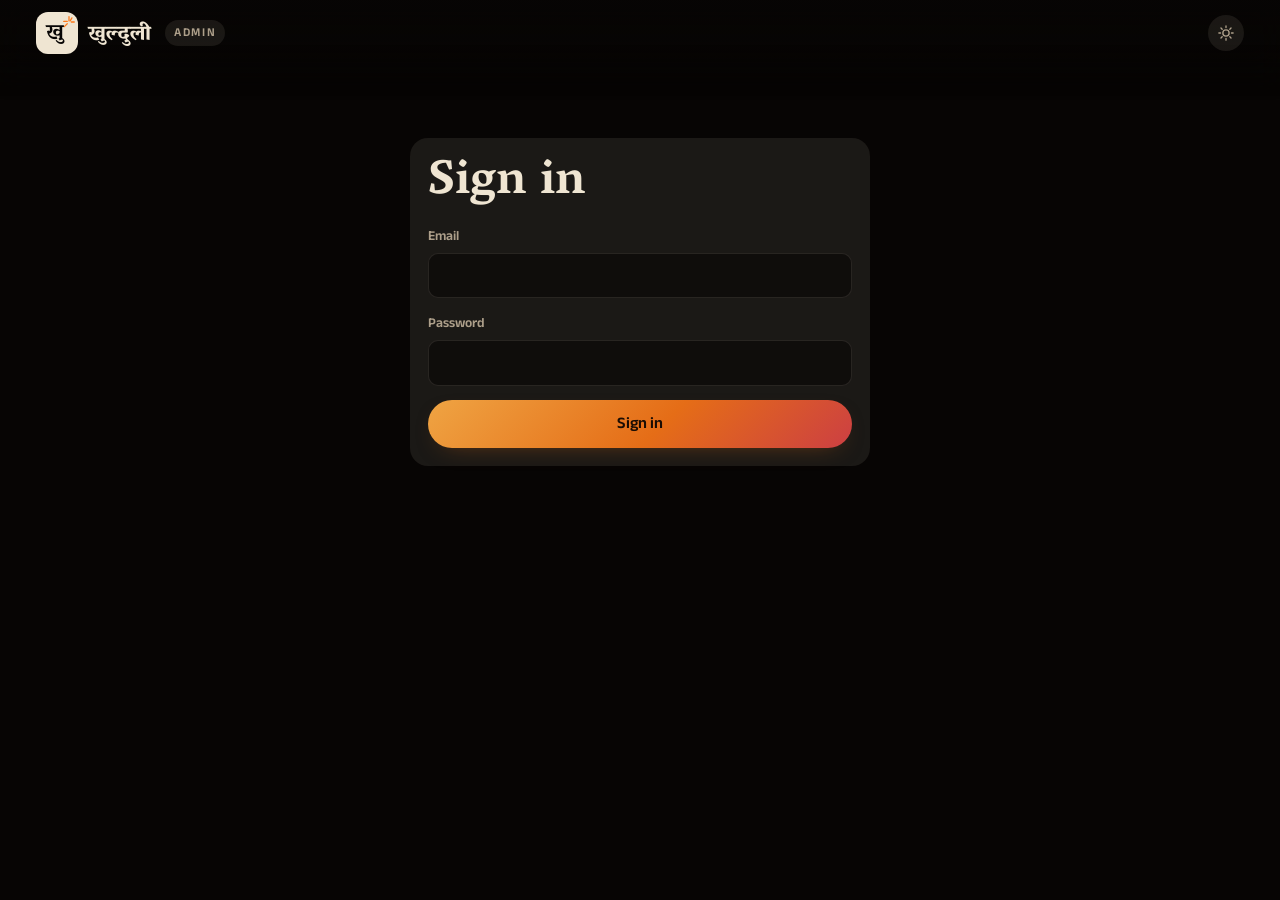
<file: admin/index.html>
<!doctype html>
<html lang="en" data-theme="dark">
<head>
<meta charset="utf-8">
<meta name="viewport" content="width=device-width, initial-scale=1, viewport-fit=cover">
<!-- Owner only. Not linked from any page, not in the sitemap, blocked in robots.txt. See ADMIN.md. -->
<meta name="robots" content="noindex, nofollow">
<meta name="referrer" content="same-origin">
<!-- Only this site's own files may run here, and the page may only talk to this site and the backend.
     The hash allows the one-line theme script below; change it if that script changes (ADMIN.md, "For developers"). -->
<meta http-equiv="Content-Security-Policy" content="default-src 'self'; script-src 'self' 'sha256-MwXU18bLIoWHoIrEtBs8P5PY1s/Cp5fkX8YoTxD9o14='; style-src 'self' 'unsafe-inline'; img-src 'self' https: data:; font-src 'self'; connect-src 'self' https://*.supabase.co; frame-src 'none'; object-src 'none'; base-uri 'none'; form-action 'self'">
<title>Admin · खुल्दुली</title>
<meta name="theme-color" content="#070504">
<link rel="icon" href="/assets/favicon.svg" type="image/svg+xml">
<script>try{if(localStorage.getItem("khulduli-theme")==="light"){document.documentElement.setAttribute("data-theme","light");document.querySelector('meta[name="theme-color"]').setAttribute("content","#f4ede1");}}catch(e){}</script>
<link rel="preload" href="/assets/fonts/anek-devanagari-var-latin.woff2" as="font" type="font/woff2" crossorigin>
<link rel="stylesheet" href="/css/styles.css">
<link rel="stylesheet" href="/admin/admin.css">
</head>
<body class="adm-body">

<header class="nav scrolled adm-nav" id="nav">
  <a class="brand" href="/admin/" aria-label="खुल्दुली admin">
    <span class="mark" aria-hidden="true">खु<svg viewBox="0 0 24 24"><g stroke="currentColor" stroke-width="2.2" stroke-linecap="round"><path d="M4 20 9 15"/><path d="M12 3v7"/><path d="M3 11h6"/><path d="M17 5l-3 5"/><path d="M21 12h-5"/></g></svg></span>
    <span class="brand-name">खुल्दुली</span>
    <span class="adm-tag">Admin</span>
  </a>
  <div class="nav-right">
    <button class="theme" id="theme" type="button" aria-pressed="false" title="Light theme">
      <svg class="t-sun" viewBox="0 0 24 24" aria-hidden="true"><circle cx="12" cy="12" r="4.2" fill="none" stroke="currentColor" stroke-width="1.8"/><path d="M12 2.5v2.2M12 19.3v2.2M2.5 12h2.2M19.3 12h2.2M5.3 5.3l1.6 1.6M17.1 17.1l1.6 1.6M5.3 18.7l1.6-1.6M17.1 6.9l1.6-1.6" stroke="currentColor" stroke-width="1.8" stroke-linecap="round"/></svg>
      <svg class="t-moon" viewBox="0 0 24 24" aria-hidden="true"><path d="M20 14.5A8 8 0 0 1 9.5 4a8 8 0 1 0 10.5 10.5z" fill="none" stroke="currentColor" stroke-width="1.8" stroke-linejoin="round"/></svg>
      <span class="sr">Light theme</span>
    </button>
    <button class="btn btn-sm" id="signOut" type="button" hidden>Sign out</button>
  </div>
</header>

<main class="adm" id="main">

  <!-- Shown while js/backend.js still has its placeholders. -->
  <section class="adm-card adm-narrow" id="setup" hidden>
    <h1>Admin</h1>
    <p>The backend is not set up yet, so there is nothing to sign in to. Follow <b>ADMIN.md</b> in the repository: create the project, run <code>supabase/schema.sql</code>, then put the project URL and the public key in <code>js/backend.js</code>.</p>
    <p>Until then the site keeps working from <code>js/config.js</code>, and the contact form opens the visitor's email app.</p>
  </section>

  <section class="adm-card adm-narrow" id="login" hidden>
    <h1>Sign in</h1>
    <form class="adm-form" id="loginForm" novalidate>
      <div class="adm-field"><label for="loginEmail">Email</label><input id="loginEmail" name="email" type="email" inputmode="email" autocomplete="username" required></div>
      <div class="adm-field"><label for="loginPassword">Password</label><input id="loginPassword" name="password" type="password" autocomplete="current-password" required></div>
      <button class="btn btn-fill" type="submit" id="loginBtn">Sign in</button>
      <p class="adm-alert" id="loginMsg" role="alert" hidden></p>
    </form>
  </section>

  <section class="adm-card adm-narrow" id="denied" hidden>
    <h1>No access</h1>
    <p id="deniedText"></p>
    <button class="btn" type="button" id="deniedOut">Sign out</button>
  </section>

  <section id="app" hidden>
    <div class="adm-tabs" role="tablist" aria-label="Admin">
      <button class="adm-tab" role="tab" type="button" id="t-content" aria-controls="p-content" aria-selected="true">Content</button>
      <button class="adm-tab" role="tab" type="button" id="t-messages" aria-controls="p-messages" aria-selected="false" tabindex="-1">Messages <b class="adm-badge" id="unreadBadge" hidden></b></button>
      <button class="adm-tab" role="tab" type="button" id="t-stats" aria-controls="p-stats" aria-selected="false" tabindex="-1">Stats</button>
    </div>

    <!-- ============ CONTENT ============ -->
    <div class="adm-panel" role="tabpanel" id="p-content" aria-labelledby="t-content">
      <div class="adm-bar">
        <p class="adm-state" id="saveState" aria-live="polite">Loading</p>
        <div class="adm-actions">
          <button class="btn btn-sm" type="button" id="discardBtn" disabled>Discard</button>
          <button class="btn btn-sm" type="button" id="previewBtn">Preview</button>
          <button class="btn btn-sm btn-fill" type="button" id="saveBtn" disabled>Save</button>
        </div>
      </div>
      <div class="adm-alert" id="restoreBox" hidden></div>
      <div class="adm-alert is-err" id="errBox" role="alert" hidden></div>
      <div id="editor"></div>
    </div>

    <!-- ============ MESSAGES ============ -->
    <div class="adm-panel" role="tabpanel" id="p-messages" aria-labelledby="t-messages" hidden>
      <div class="adm-bar">
        <p class="adm-state" id="msgState" aria-live="polite"></p>
        <div class="adm-actions">
          <div class="adm-seg" role="group" aria-label="Show">
            <button type="button" class="is-on" data-filter="all" aria-pressed="true">All</button>
            <button type="button" data-filter="unread" aria-pressed="false">Unread</button>
          </div>
          <button class="btn btn-sm" type="button" id="msgRefresh">Refresh</button>
        </div>
      </div>
      <div class="adm-msgs" id="msgs">
        <ul class="adm-list" id="msgList" aria-label="Messages"></ul>
        <article class="adm-card adm-msg" id="msgView" hidden></article>
      </div>
      <button class="btn adm-more" type="button" id="msgMore" hidden>Load older messages</button>
    </div>

    <!-- ============ STATS ============ -->
    <div class="adm-panel" role="tabpanel" id="p-stats" aria-labelledby="t-stats" hidden>
      <div class="adm-bar">
        <p class="adm-state" id="statState" aria-live="polite"></p>
        <div class="adm-actions">
          <div class="adm-seg" role="group" aria-label="Range">
            <button type="button" data-days="7" aria-pressed="false">7 days</button>
            <button type="button" class="is-on" data-days="30" aria-pressed="true">30 days</button>
            <button type="button" data-days="90" aria-pressed="false">90 days</button>
          </div>
        </div>
      </div>
      <div id="stats"></div>
    </div>
  </section>
</main>

<div class="adm-toast" id="toast" role="status" aria-live="polite" hidden></div>

<script src="/js/config.js"></script>
<script src="/js/backend.js"></script>
<script src="/admin/admin.js"></script>
</body>
</html>
</file>
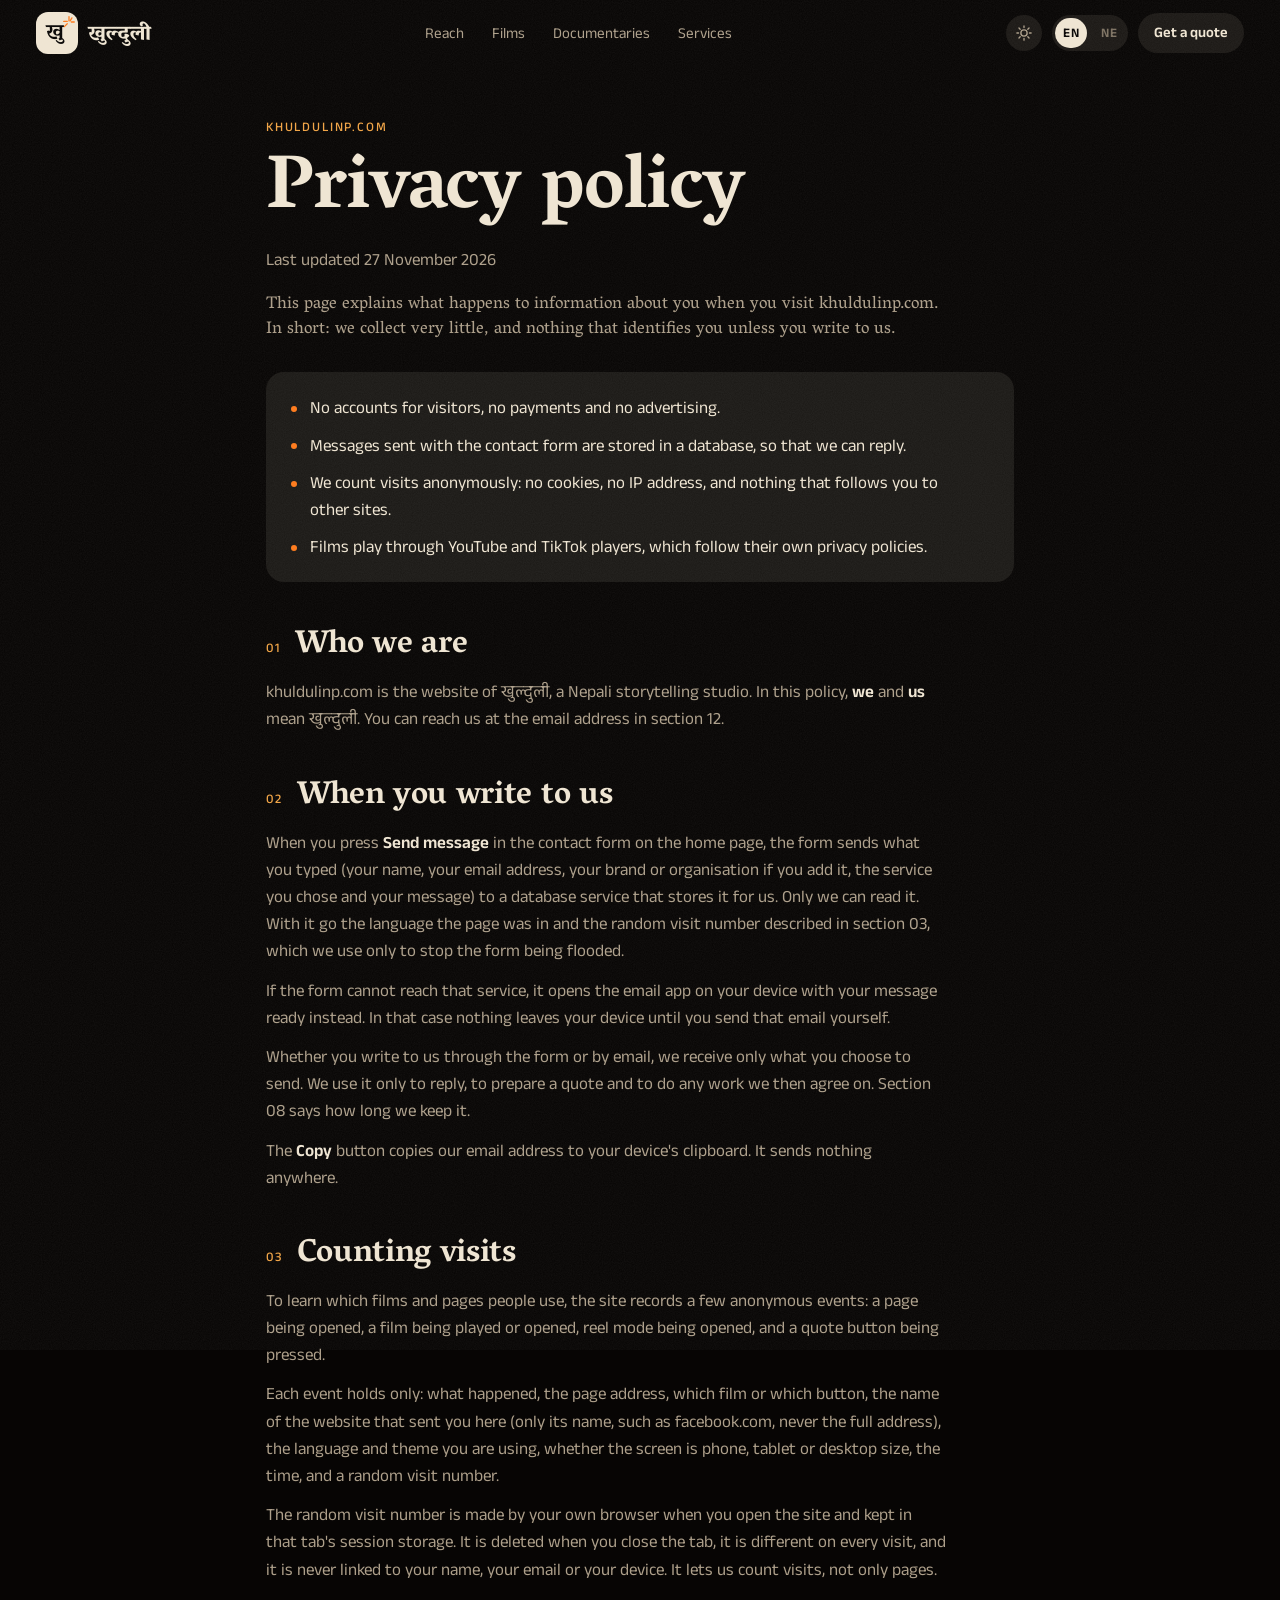
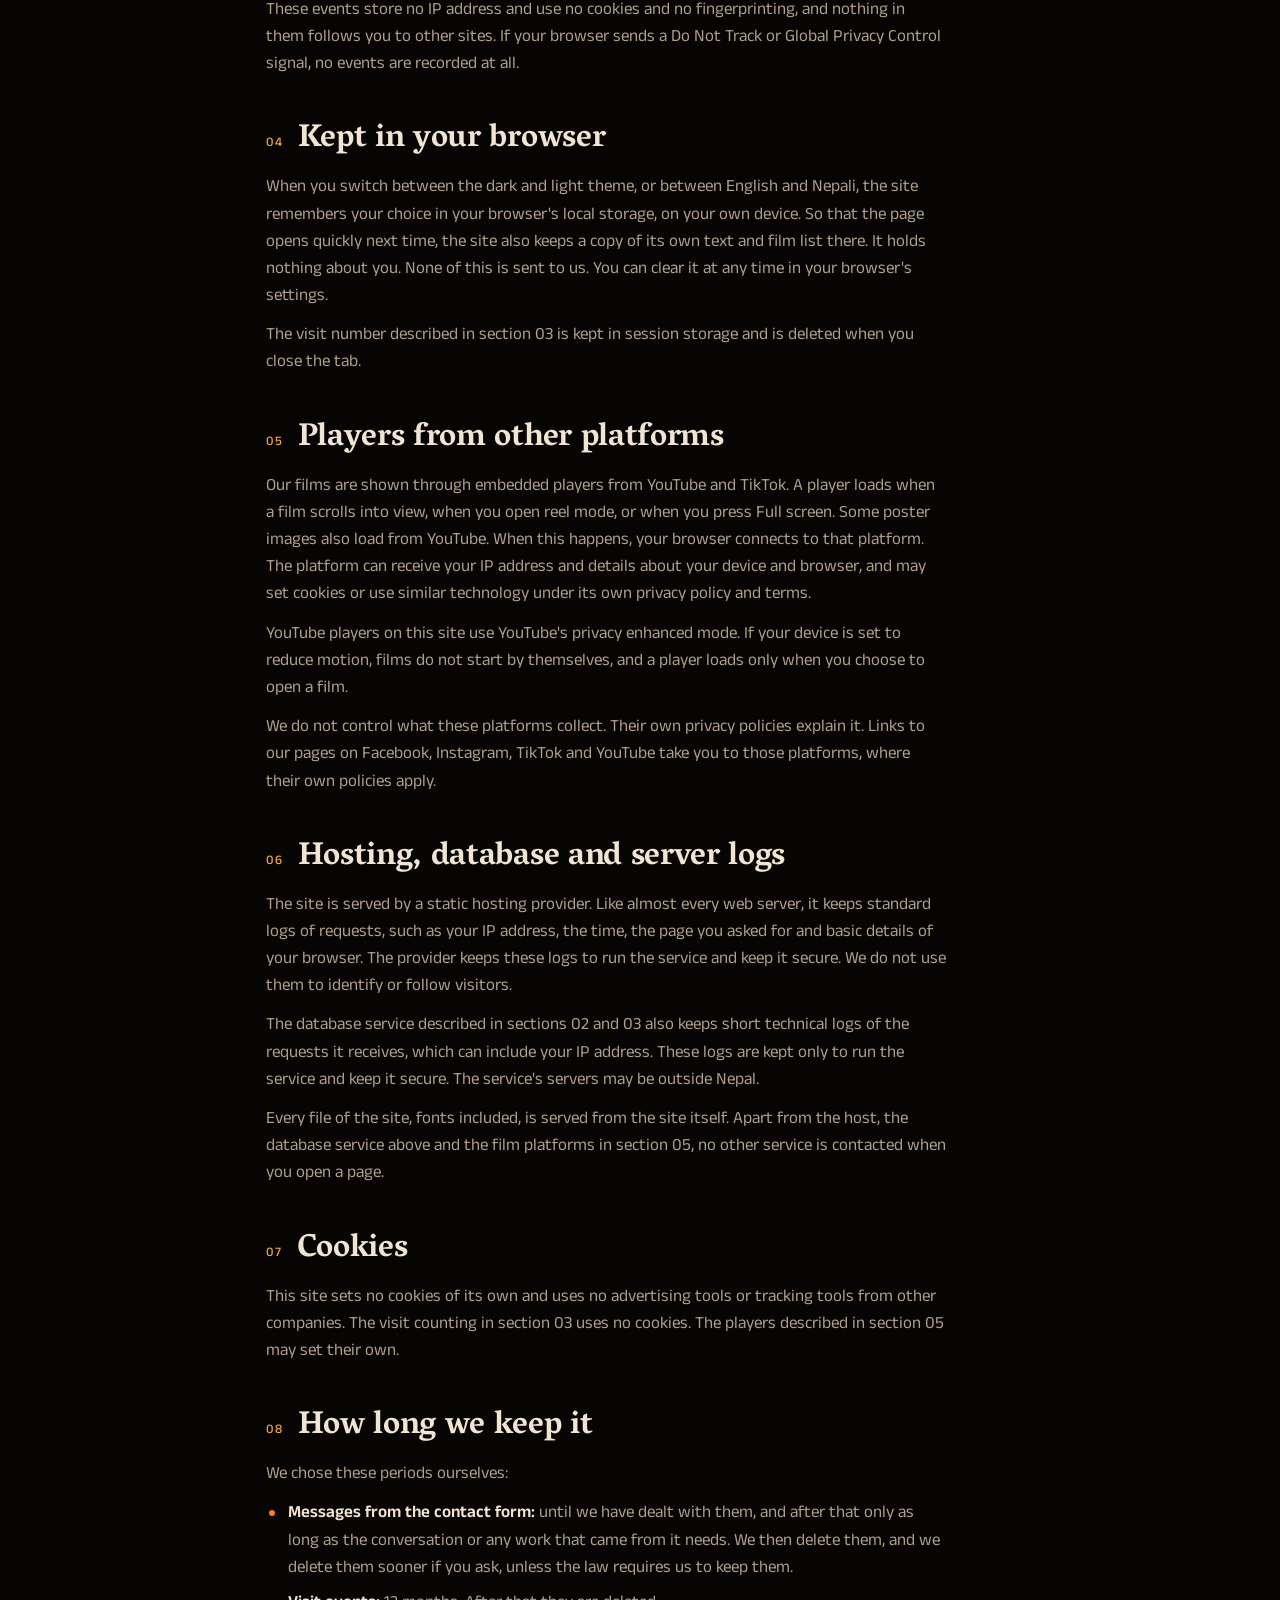
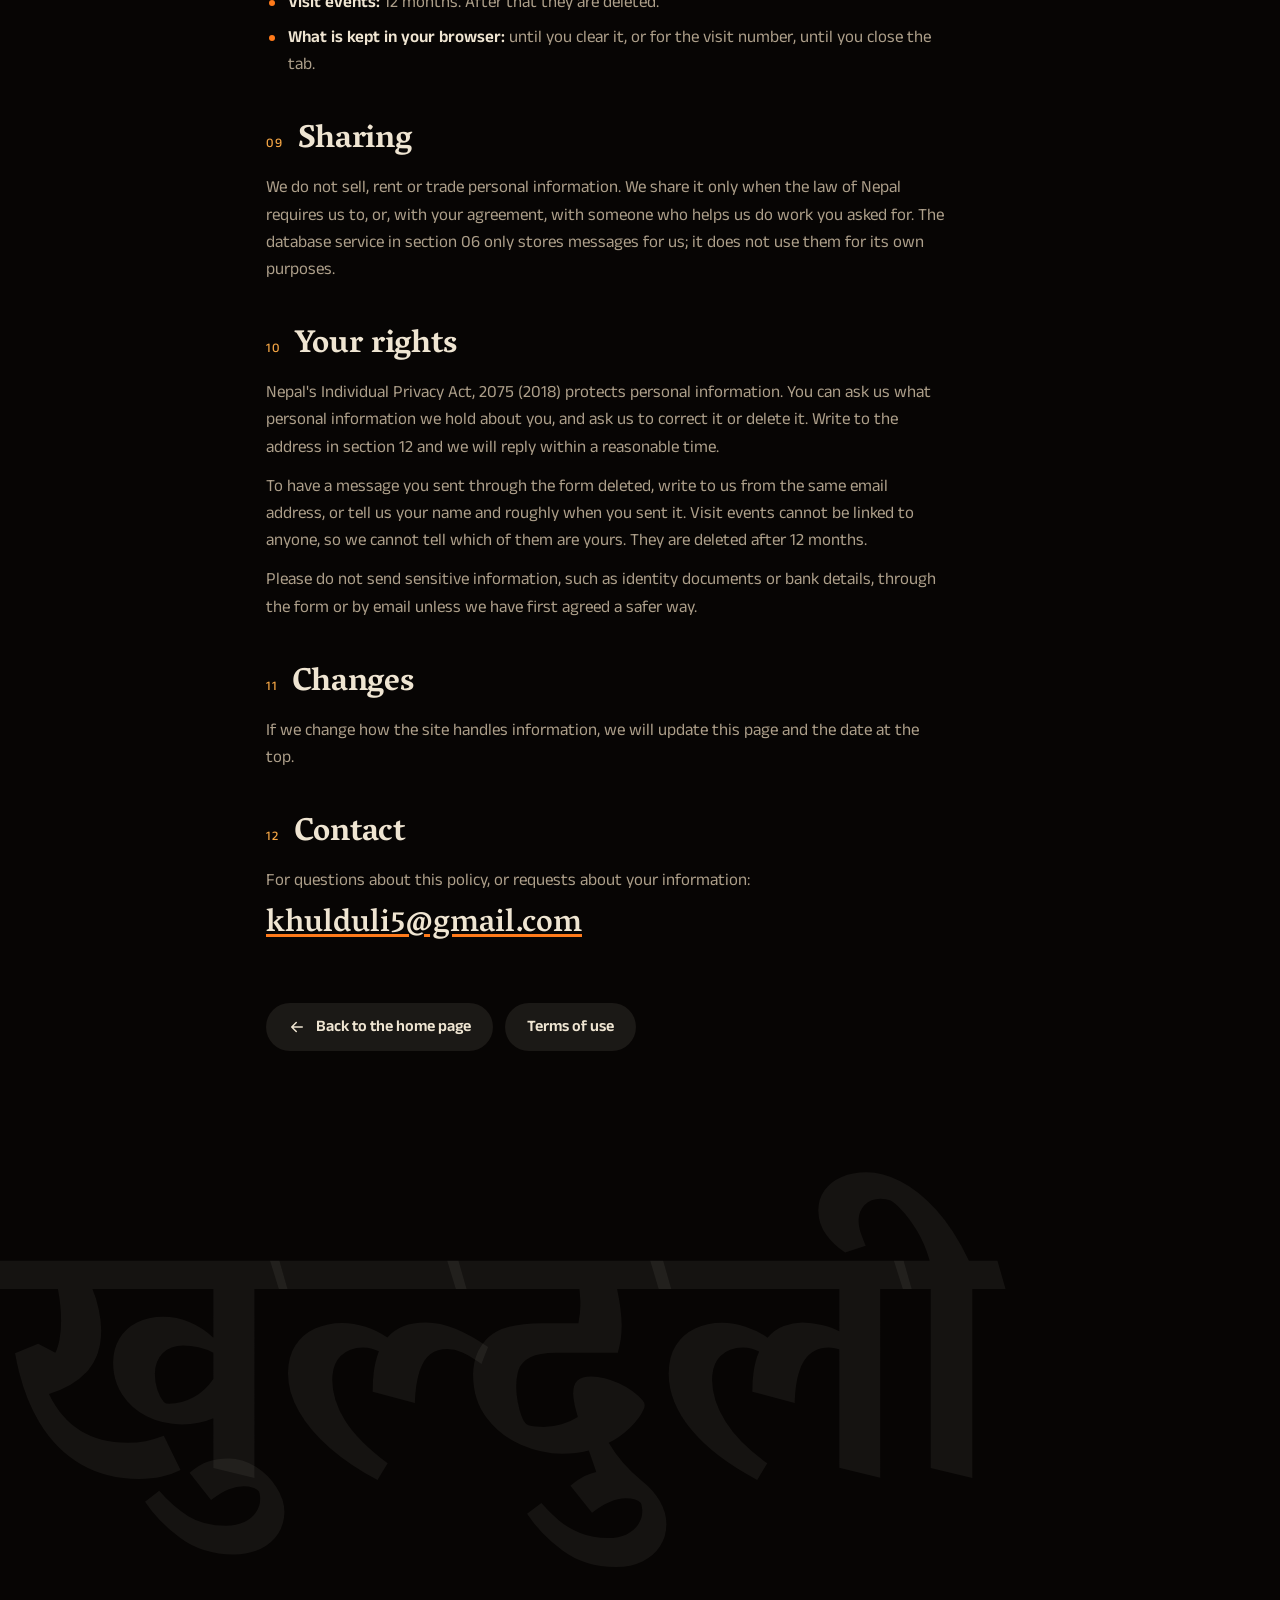
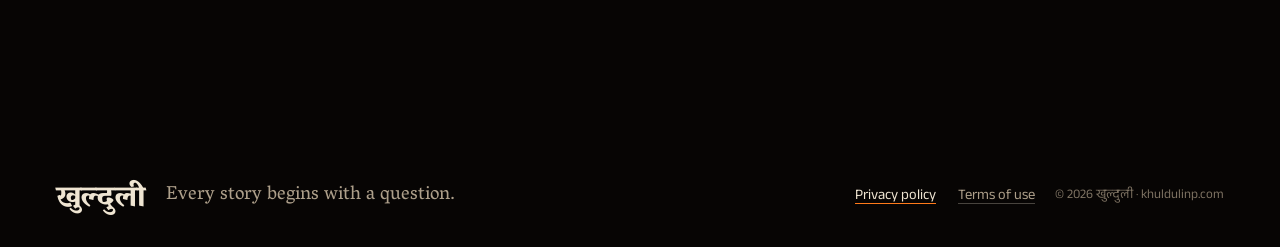
<file: privacy.html>
<!doctype html>
<html lang="en" data-lang="en" data-theme="dark">
<head>
<meta charset="utf-8">
<meta name="viewport" content="width=device-width, initial-scale=1, viewport-fit=cover">
<title data-ne="गोपनीयता नीति · खुल्दुली">Privacy policy · खुल्दुली</title>
<meta name="description" content="How khuldulinp.com handles information: contact form messages kept so we can reply, anonymous visit counts with no cookies and no IP addresses, no advertising. Films play through YouTube and TikTok players.">
<meta name="theme-color" content="#070504">
<link rel="canonical" href="https://khuldulinp.com/privacy.html">
<meta property="og:site_name" content="खुल्दुली">
<meta property="og:title" content="Privacy policy · खुल्दुली">
<meta property="og:type" content="website">
<meta property="og:url" content="https://khuldulinp.com/privacy.html">
<meta property="og:image" content="https://khuldulinp.com/assets/og-image.png">
<link rel="icon" href="assets/favicon.svg" type="image/svg+xml">
<script>try{if(localStorage.getItem("khulduli-theme")==="light"){document.documentElement.setAttribute("data-theme","light");document.querySelector('meta[name="theme-color"]').setAttribute("content","#f4ede1");}}catch(e){}</script>
<link rel="preload" href="assets/fonts/anek-devanagari-var-latin.woff2" as="font" type="font/woff2" crossorigin>
<link rel="stylesheet" href="css/styles.css">
</head>
<body class="page">

<div class="grain" aria-hidden="true"></div>

<header class="nav" id="nav">
  <a class="brand" href="index.html" aria-label="खुल्दुली home">
    <span class="mark" aria-hidden="true">खु<svg viewBox="0 0 24 24"><g stroke="currentColor" stroke-width="2.2" stroke-linecap="round"><path d="M4 20 9 15"/><path d="M12 3v7"/><path d="M3 11h6"/><path d="M17 5l-3 5"/><path d="M21 12h-5"/></g></svg></span>
    <span class="brand-name">खुल्दुली</span>
  </a>
  <nav class="nav-links" aria-label="Sections">
    <a href="index.html#reach" data-ne="पहुँच">Reach</a>
    <a href="index.html#shorts" data-ne="फिल्म">Films</a>
    <a href="index.html#longform" data-ne="डकुमेन्ट्री">Documentaries</a>
    <a href="index.html#services" data-ne="सेवा">Services</a>
  </nav>
  <div class="nav-right">
    <button class="theme" id="theme" type="button" aria-pressed="false">
      <svg class="t-sun" viewBox="0 0 24 24" aria-hidden="true"><circle cx="12" cy="12" r="4.2" fill="none" stroke="currentColor" stroke-width="1.8"/><path d="M12 2.5v2.2M12 19.3v2.2M2.5 12h2.2M19.3 12h2.2M5.3 5.3l1.6 1.6M17.1 17.1l1.6 1.6M5.3 18.7l1.6-1.6M17.1 6.9l1.6-1.6" stroke="currentColor" stroke-width="1.8" stroke-linecap="round"/></svg>
      <svg class="t-moon" viewBox="0 0 24 24" aria-hidden="true"><path d="M20 14.5A8 8 0 0 1 9.5 4a8 8 0 1 0 10.5 10.5z" fill="none" stroke="currentColor" stroke-width="1.8" stroke-linejoin="round"/></svg>
      <span class="sr" data-ne="उज्यालो थिम">Light theme</span>
    </button>
    <button class="lang" id="lang" type="button" aria-label="Switch language">
      <span data-l="en">EN</span><span data-l="ne" data-ne="ने">NE</span><i aria-hidden="true"></i>
    </button>
    <a class="btn btn-sm" href="index.html#contact" data-ne="सम्पर्क">Get a quote</a>
  </div>
</header>

<main class="page-main" id="top">
  <article class="wrap legal">
    <header class="legal-head">
      <span class="sec-no">khuldulinp.com</span>
      <h1 data-ne="गोपनीयता नीति">Privacy policy</h1>
      <p class="legal-date" data-ne="अन्तिम अद्यावधिक: २७ नोभेम्बर २०२६">Last updated 27 November 2026</p>
      <p class="legal-lede" data-ne="khuldulinp.com हेर्दा तपाईंबारेको जानकारीमा के हुन्छ, यो पेजले बताउँछ। छोटकरीमा: हामी धेरै थोरै जानकारी लिन्छौँ, र तपाईंले हामीलाई नलेखेसम्म तपाईंलाई चिनाउने केही पनि लिँदैनौँ।">This page explains what happens to information about you when you visit khuldulinp.com. In short: we collect very little, and nothing that identifies you unless you write to us.</p>
    </header>

    <ul class="legal-sum">
      <li data-ne="आगन्तुकका लागि खाता, भुक्तानी वा विज्ञापन केही छैन।">No accounts for visitors, no payments and no advertising.</li>
      <li data-ne="सम्पर्क फारमबाट पठाइएका सन्देश हामीले जवाफ दिन सकौँ भनेर एउटा डाटाबेसमा राखिन्छन्।">Messages sent with the contact form are stored in a database, so that we can reply.</li>
      <li data-ne="भ्रमणहरू हामी बेनामी रूपमा गन्छौँ: कुकी छैन, IP ठेगाना छैन, र तपाईंलाई अरू साइटसम्म पछ्याउने केही छैन।">We count visits anonymously: no cookies, no IP address, and nothing that follows you to other sites.</li>
      <li data-ne="फिल्महरू YouTube र TikTok का प्लेयरमार्फत चल्छन्, जसमा तिनीहरूकै गोपनीयता नीति लागू हुन्छ।">Films play through YouTube and TikTok players, which follow their own privacy policies.</li>
    </ul>

    <section>
      <h2><span class="n">01</span><span data-ne="हामी को हौँ">Who we are</span></h2>
      <p data-ne="khuldulinp.com नेपाली कथा भन्ने स्टुडियो खुल्दुलीको वेबसाइट हो। यस नीतिमा <b>हामी</b> भन्नाले खुल्दुली बुझिन्छ। खण्ड १२ मा दिइएको इमेलमा हामीलाई सम्पर्क गर्न सक्नुहुन्छ।">khuldulinp.com is the website of खुल्दुली, a Nepali storytelling studio. In this policy, <b>we</b> and <b>us</b> mean खुल्दुली. You can reach us at the email address in section 12.</p>
    </section>

    <section>
      <h2><span class="n">02</span><span data-ne="तपाईंले हामीलाई लेख्दा">When you write to us</span></h2>
      <p data-ne="गृहपृष्ठको सम्पर्क फारममा <b>सन्देश पठाउनुहोस्</b> थिच्दा फारमले तपाईंले लेखेको कुरा, अर्थात् तपाईंको नाम, इमेल ठेगाना, थप्नुभएको भए ब्रान्ड वा संस्था, रोज्नुभएको सेवा र सन्देश, हाम्रा लागि भण्डारण गर्ने एउटा डाटाबेस सेवामा पठाउँछ। त्यसलाई हामी मात्र पढ्न सक्छौँ। सँगै, पेज कुन भाषामा थियो र खण्ड ०३ मा बताइएको अनियमित भ्रमण नम्बर पनि जान्छ, जसलाई हामी फारममा धेरै सन्देश थुपारिन नदिन मात्र प्रयोग गर्छौँ।">When you press <b>Send message</b> in the contact form on the home page, the form sends what you typed (your name, your email address, your brand or organisation if you add it, the service you chose and your message) to a database service that stores it for us. Only we can read it. With it go the language the page was in and the random visit number described in section 03, which we use only to stop the form being flooded.</p>
      <p data-ne="फारमले त्यो सेवासम्म पुग्न सकेन भने यसको सट्टा तपाईंको उपकरणको इमेल एप सन्देश तयार अवस्थामा खुल्छ। त्यस अवस्थामा तपाईं आफैँले त्यो इमेल नपठाएसम्म कुनै कुरा तपाईंको उपकरणबाट बाहिर जाँदैन।">If the form cannot reach that service, it opens the email app on your device with your message ready instead. In that case nothing leaves your device until you send that email yourself.</p>
      <p data-ne="फारमबाट होस् वा इमेलबाट, तपाईंले हामीलाई लेख्नुभयो भने तपाईंले पठाउन रोजेको जानकारी मात्र हामीसम्म आइपुग्छ। यसलाई हामी जवाफ दिन, कोटेसन तयार गर्न र त्यसपछि सहमति भएको काम गर्न मात्र प्रयोग गर्छौँ। कति समय राख्छौँ भन्ने कुरा खण्ड ०८ मा छ।">Whether you write to us through the form or by email, we receive only what you choose to send. We use it only to reply, to prepare a quote and to do any work we then agree on. Section 08 says how long we keep it.</p>
      <p data-ne="<b>कपी गर्नुहोस्</b> बटनले हाम्रो इमेल ठेगाना तपाईंको उपकरणको क्लिपबोर्डमा मात्र कपी गर्छ। यसले कतै केही पठाउँदैन।">The <b>Copy</b> button copies our email address to your device's clipboard. It sends nothing anywhere.</p>
    </section>

    <section>
      <h2><span class="n">03</span><span data-ne="भ्रमणको गणना">Counting visits</span></h2>
      <p data-ne="मानिसहरूले कुन फिल्म र कुन पेज हेर्छन् भनेर बुझ्न साइटले केही बेनामी घटना मात्र राख्छ: पेज खोलिनु, फिल्म चलाइनु वा खोलिनु, रिल मोड खोलिनु, र कोटेसन बटन थिचिनु।">To learn which films and pages people use, the site records a few anonymous events: a page being opened, a film being played or opened, reel mode being opened, and a quote button being pressed.</p>
      <p data-ne="हरेक घटनामा यति मात्र हुन्छ: के भयो, पेजको ठेगाना, कुन फिल्म वा कुन बटन, तपाईंलाई यहाँ पठाउने वेबसाइटको नाम मात्र (जस्तै facebook.com, पूरा ठेगाना कहिल्यै होइन), तपाईंले प्रयोग गरिरहेको भाषा र थिम, स्क्रिन फोन, ट्याब्लेट वा डेस्कटप कुन आकारको हो, समय, र एउटा अनियमित भ्रमण नम्बर।">Each event holds only: what happened, the page address, which film or which button, the name of the website that sent you here (only its name, such as facebook.com, never the full address), the language and theme you are using, whether the screen is phone, tablet or desktop size, the time, and a random visit number.</p>
      <p data-ne="अनियमित भ्रमण नम्बर साइट खोल्दा तपाईंकै ब्राउजरले बनाउँछ र त्यही ट्याबको सेसन स्टोरेजमा राख्छ। ट्याब बन्द गर्दा यो मेटिन्छ, हरेक भ्रमणमा फरक हुन्छ, र तपाईंको नाम, इमेल वा उपकरणसँग कहिल्यै जोडिँदैन। यसले हामीलाई पेज मात्र होइन, भ्रमण गन्न दिन्छ।">The random visit number is made by your own browser when you open the site and kept in that tab's session storage. It is deleted when you close the tab, it is different on every visit, and it is never linked to your name, your email or your device. It lets us count visits, not only pages.</p>
      <p data-ne="यी घटनामा IP ठेगाना राखिँदैन, कुकी वा फिंगरप्रिन्टिङ प्रयोग हुँदैन, र तिनमा भएको कुनै कुराले तपाईंलाई अरू साइटसम्म पछ्याउँदैन। तपाईंको ब्राउजरले Do Not Track वा Global Privacy Control सङ्केत पठाउँछ भने कुनै घटना राखिँदैन।">These events store no IP address and use no cookies and no fingerprinting, and nothing in them follows you to other sites. If your browser sends a Do Not Track or Global Privacy Control signal, no events are recorded at all.</p>
    </section>

    <section>
      <h2><span class="n">04</span><span data-ne="तपाईंको ब्राउजरमा राखिने कुरा">Kept in your browser</span></h2>
      <p data-ne="अँध्यारो र उज्यालो थिम, वा अङ्ग्रेजी र नेपाली बीच फेर्दा साइटले तपाईंको रोजाइ तपाईंकै उपकरणमा, ब्राउजरको लोकल स्टोरेजमा सम्झिन्छ। अर्को पटक पेज छिटो खुलोस् भनेर साइटले आफ्नै पाठ र फिल्मको सूचीको एउटा प्रति पनि त्यहीँ राख्छ। यसमा तपाईंबारे केही हुँदैन। यी कुरा कहिल्यै हामीकहाँ पठाइँदैनन्। ब्राउजरको सेटिङबाट जुनसुकै बेला यिनलाई मेटाउन सक्नुहुन्छ।">When you switch between the dark and light theme, or between English and Nepali, the site remembers your choice in your browser's local storage, on your own device. So that the page opens quickly next time, the site also keeps a copy of its own text and film list there. It holds nothing about you. None of this is sent to us. You can clear it at any time in your browser's settings.</p>
      <p data-ne="खण्ड ०३ मा बताइएको भ्रमण नम्बर सेसन स्टोरेजमा रहन्छ र ट्याब बन्द गर्दा मेटिन्छ।">The visit number described in section 03 is kept in session storage and is deleted when you close the tab.</p>
    </section>

    <section>
      <h2><span class="n">05</span><span data-ne="अरू प्लेटफर्मका प्लेयर">Players from other platforms</span></h2>
      <p data-ne="हाम्रा फिल्महरू YouTube र TikTok का इम्बेड गरिएका प्लेयरमार्फत देखाइन्छन्। कुनै फिल्म स्क्रिनमा देखिन आउँदा, रिल मोड खोल्दा वा पूरा स्क्रिन थिच्दा प्लेयर लोड हुन्छ। केही पोस्टर तस्बिर पनि YouTube बाट लोड हुन्छन्। यस्तो हुँदा तपाईंको ब्राउजर त्यो प्लेटफर्मसँग जोडिन्छ। त्यस प्लेटफर्मले तपाईंको IP ठेगाना र तपाईंको उपकरण तथा ब्राउजरबारेका विवरण पाउन सक्छ, र आफ्नै गोपनीयता नीति र सर्तअनुसार कुकी वा त्यस्तै प्रविधि प्रयोग गर्न सक्छ।">Our films are shown through embedded players from YouTube and TikTok. A player loads when a film scrolls into view, when you open reel mode, or when you press Full screen. Some poster images also load from YouTube. When this happens, your browser connects to that platform. The platform can receive your IP address and details about your device and browser, and may set cookies or use similar technology under its own privacy policy and terms.</p>
      <p data-ne="यस साइटका YouTube प्लेयरहरू YouTube को गोपनीयता बढाइएको मोडमा चल्छन्। तपाईंको उपकरणमा चाल घटाउने सेटिङ खुला छ भने फिल्महरू आफैँ सुरु हुँदैनन्, र तपाईंले फिल्म खोल्न रोजेपछि मात्र प्लेयर लोड हुन्छ।">YouTube players on this site use YouTube's privacy enhanced mode. If your device is set to reduce motion, films do not start by themselves, and a player loads only when you choose to open a film.</p>
      <p data-ne="यी प्लेटफर्मले के सङ्कलन गर्छन् भन्ने कुरा हाम्रो नियन्त्रणमा छैन। त्यसबारे तिनीहरूकै गोपनीयता नीतिले बताउँछ। Facebook, Instagram, TikTok र YouTube मा रहेका हाम्रा पेजका लिङ्कले तपाईंलाई ती प्लेटफर्ममा लैजान्छन्, जहाँ तिनीहरूकै नीति लागू हुन्छ।">We do not control what these platforms collect. Their own privacy policies explain it. Links to our pages on Facebook, Instagram, TikTok and YouTube take you to those platforms, where their own policies apply.</p>
    </section>

    <section>
      <h2><span class="n">06</span><span data-ne="होस्टिङ, डाटाबेस र सर्भर लग">Hosting, database and server logs</span></h2>
      <p data-ne="यो साइट एउटा स्ट्याटिक होस्टिङ सेवाबाट चल्छ। लगभग सबै वेब सर्भरजस्तै यसले पनि अनुरोधहरूको सामान्य लग राख्छ, जस्तै तपाईंको IP ठेगाना, समय, तपाईंले खोल्नुभएको पेज र ब्राउजरका आधारभूत विवरण। सेवा चलाउन र सुरक्षित राख्न सेवा प्रदायकले यी लग राख्छ। आगन्तुकलाई चिन्न वा पछ्याउन हामी यिनको प्रयोग गर्दैनौँ।">The site is served by a static hosting provider. Like almost every web server, it keeps standard logs of requests, such as your IP address, the time, the page you asked for and basic details of your browser. The provider keeps these logs to run the service and keep it secure. We do not use them to identify or follow visitors.</p>
      <p data-ne="खण्ड ०२ र ०३ मा बताइएको डाटाबेस सेवाले पनि आफूसम्म आउने अनुरोधहरूको छोटो प्राविधिक लग राख्छ, जसमा तपाईंको IP ठेगाना हुन सक्छ। सेवा चलाउन र सुरक्षित राख्न मात्र यी लग राखिन्छन्। यो सेवाका सर्भर नेपालबाहिर हुन सक्छन्।">The database service described in sections 02 and 03 also keeps short technical logs of the requests it receives, which can include your IP address. These logs are kept only to run the service and keep it secure. The service's servers may be outside Nepal.</p>
      <p data-ne="फन्टसहित साइटका सबै फाइल साइटबाटै आउँछन्। होस्टिङ सेवा, माथिको डाटाबेस सेवा र खण्ड ०५ का फिल्म प्लेटफर्मबाहेक पेज खोल्दा अरू कुनै सेवासँग सम्पर्क हुँदैन।">Every file of the site, fonts included, is served from the site itself. Apart from the host, the database service above and the film platforms in section 05, no other service is contacted when you open a page.</p>
    </section>

    <section>
      <h2><span class="n">07</span><span data-ne="कुकी">Cookies</span></h2>
      <p data-ne="यो साइटले आफ्नो कुनै कुकी राख्दैन, र विज्ञापन वा अरू कम्पनीका ट्र्याकिङ उपकरण प्रयोग गर्दैन। खण्ड ०३ को भ्रमण गणनाले कुकी प्रयोग गर्दैन। खण्ड ०५ मा उल्लेख गरिएका प्लेयरहरूले भने आफ्नै कुकी राख्न सक्छन्।">This site sets no cookies of its own and uses no advertising tools or tracking tools from other companies. The visit counting in section 03 uses no cookies. The players described in section 05 may set their own.</p>
    </section>

    <section>
      <h2><span class="n">08</span><span data-ne="कति समय राखिन्छ">How long we keep it</span></h2>
      <p data-ne="यी अवधि हामी आफैँले रोजेका हौँ:">We chose these periods ourselves:</p>
      <ul>
        <li data-ne="<b>सम्पर्क फारमका सन्देश:</b> हामीले तिनमा काम नसकेसम्म, र त्यसपछि त्यो कुराकानी वा त्यसबाट सुरु भएको कामलाई चाहिएसम्म मात्र। त्यसपछि हामी तिनलाई मेटाउँछौँ, र कानुनले राख्नैपर्ने अवस्थाबाहेक तपाईंले भन्नुभएमा पहिले नै मेटाइदिन्छौँ।"><b>Messages from the contact form:</b> until we have dealt with them, and after that only as long as the conversation or any work that came from it needs. We then delete them, and we delete them sooner if you ask, unless the law requires us to keep them.</li>
        <li data-ne="<b>भ्रमणका घटना:</b> १२ महिना। त्यसपछि आफैँ मेटिन्छन्।"><b>Visit events:</b> 12 months. After that they are deleted.</li>
        <li data-ne="<b>तपाईंको ब्राउजरमा राखिएका कुरा:</b> तपाईंले नमेटाएसम्म, वा भ्रमण नम्बरको हकमा ट्याब बन्द नगरेसम्म।"><b>What is kept in your browser:</b> until you clear it, or for the visit number, until you close the tab.</li>
      </ul>
    </section>

    <section>
      <h2><span class="n">09</span><span data-ne="जानकारी बाँड्ने कुरा">Sharing</span></h2>
      <p data-ne="हामी व्यक्तिगत जानकारी बेच्दैनौँ, भाडामा दिँदैनौँ वा साटफेर गर्दैनौँ। नेपालको कानुनले माग गरेमा, वा तपाईंको सहमतिमा तपाईंले भन्नुभएको काममा सघाउने व्यक्तिसँग मात्र यसलाई बाँड्छौँ। खण्ड ०६ को डाटाबेस सेवाले हाम्रा लागि सन्देश भण्डारण मात्र गर्छ, आफ्नो प्रयोजनका लागि प्रयोग गर्दैन।">We do not sell, rent or trade personal information. We share it only when the law of Nepal requires us to, or, with your agreement, with someone who helps us do work you asked for. The database service in section 06 only stores messages for us; it does not use them for its own purposes.</p>
    </section>

    <section>
      <h2><span class="n">10</span><span data-ne="तपाईंका अधिकार">Your rights</span></h2>
      <p data-ne="नेपालको वैयक्तिक गोपनीयतासम्बन्धी ऐन, २०७५ ले व्यक्तिगत जानकारीको संरक्षण गर्छ। हामीसँग तपाईंबारे के व्यक्तिगत जानकारी छ भनेर सोध्न, त्यसलाई सच्याउन वा मेटाउन भन्न सक्नुहुन्छ। खण्ड १२ को ठेगानामा लेख्नुहोस्, हामी उचित समयभित्र जवाफ दिनेछौँ।">Nepal's Individual Privacy Act, 2075 (2018) protects personal information. You can ask us what personal information we hold about you, and ask us to correct it or delete it. Write to the address in section 12 and we will reply within a reasonable time.</p>
      <p data-ne="फारमबाट पठाएको सन्देश मेटाउन चाहनुहुन्छ भने त्यही इमेल ठेगानाबाट हामीलाई लेख्नुहोस्, वा तपाईंको नाम र लगभग कहिले पठाउनुभएको थियो भन्नुहोस्। भ्रमणका घटनालाई कसैसँग जोड्न सकिँदैन, त्यसैले तीमध्ये तपाईंका कुन हुन् भनेर हामी पत्ता लगाउन सक्दैनौँ। ती १२ महिनापछि मेटिन्छन्।">To have a message you sent through the form deleted, write to us from the same email address, or tell us your name and roughly when you sent it. Visit events cannot be linked to anyone, so we cannot tell which of them are yours. They are deleted after 12 months.</p>
      <p data-ne="परिचयपत्र वा बैंक विवरणजस्ता संवेदनशील जानकारी, सुरक्षित तरिकामा पहिले सहमति नभई, फारम वा इमेलबाट नपठाउनुहोस्।">Please do not send sensitive information, such as identity documents or bank details, through the form or by email unless we have first agreed a safer way.</p>
    </section>

    <section>
      <h2><span class="n">11</span><span data-ne="परिवर्तन">Changes</span></h2>
      <p data-ne="साइटले जानकारी कसरी सम्हाल्छ भन्ने कुरा बदलियो भने हामी यो पेज र माथिको मिति अद्यावधिक गर्नेछौँ।">If we change how the site handles information, we will update this page and the date at the top.</p>
    </section>

    <section>
      <h2><span class="n">12</span><span data-ne="सम्पर्क">Contact</span></h2>
      <p data-ne="यो नीतिबारे प्रश्न, वा तपाईंको जानकारीसम्बन्धी अनुरोधका लागि:">For questions about this policy, or requests about your information:</p>
      <p class="legal-mail"><a class="js-email" href="#"></a></p>
    </section>

    <div class="legal-end">
      <a class="btn" href="index.html"><svg viewBox="0 0 24 24" aria-hidden="true"><path d="M19 12H6M11 6l-6 6 6 6" fill="none" stroke="currentColor" stroke-width="2" stroke-linecap="round" stroke-linejoin="round"/></svg><span data-ne="गृहपृष्ठमा फर्कनुहोस्">Back to the home page</span></a>
      <a class="btn" href="terms.html"><span data-ne="प्रयोगका सर्तहरू">Terms of use</span></a>
    </div>
  </article>
</main>

<footer class="foot">
  <div class="foot-giant" aria-hidden="true"><span lang="ne">खुल्दुली</span></div>
  <div class="wrap foot-in">
    <span class="foot-brand" lang="ne">खुल्दुली</span>
    <em data-ne="हरेक कथा एउटा प्रश्नबाट सुरु हुन्छ।">Every story begins with a question.</em>
    <nav class="foot-links" aria-label="Site">
      <a href="privacy.html" aria-current="page" data-ne="गोपनीयता नीति">Privacy policy</a>
      <a href="terms.html" data-ne="प्रयोगका सर्तहरू">Terms of use</a>
    </nav>
    <span class="foot-copy">© 2026 खुल्दुली · khuldulinp.com</span>
  </div>
</footer>

<script src="js/config.js"></script>
<script src="js/backend.js"></script>
<script src="js/page.js"></script>
</body>
</html>
</file>
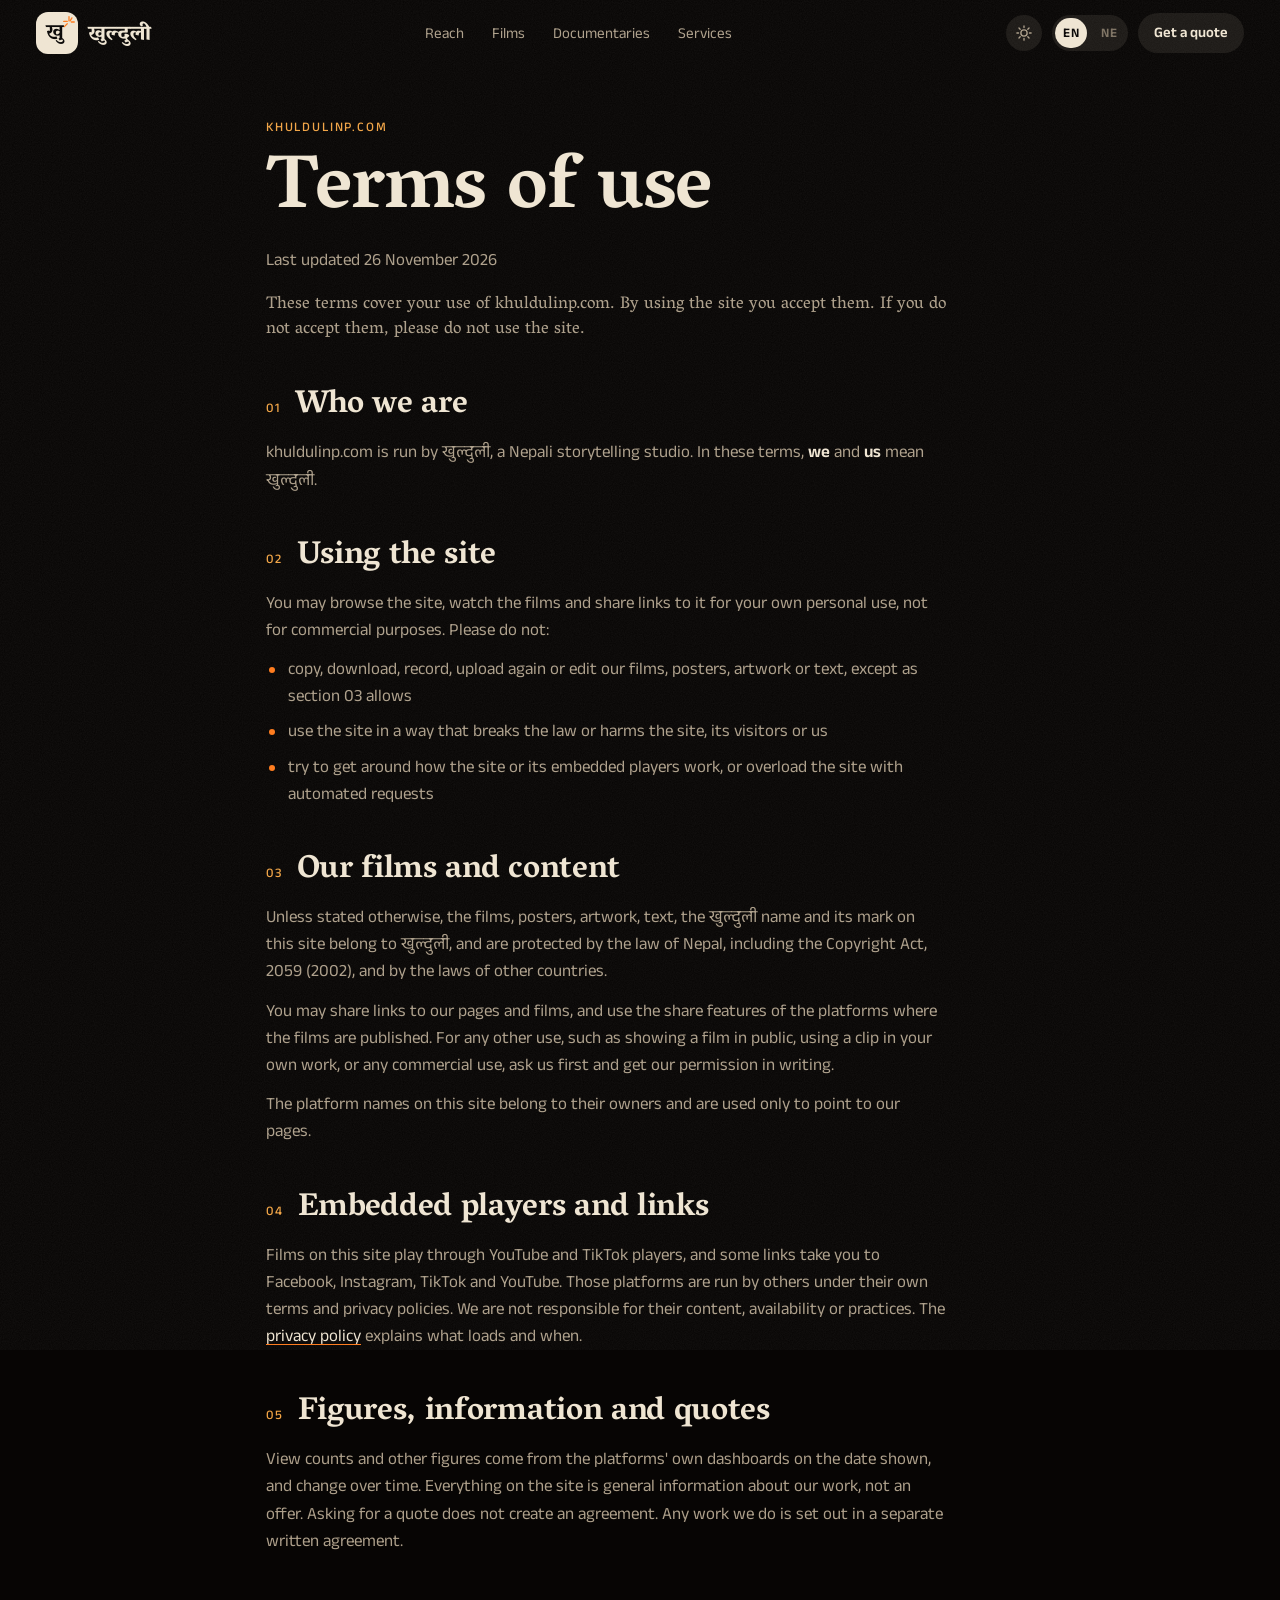
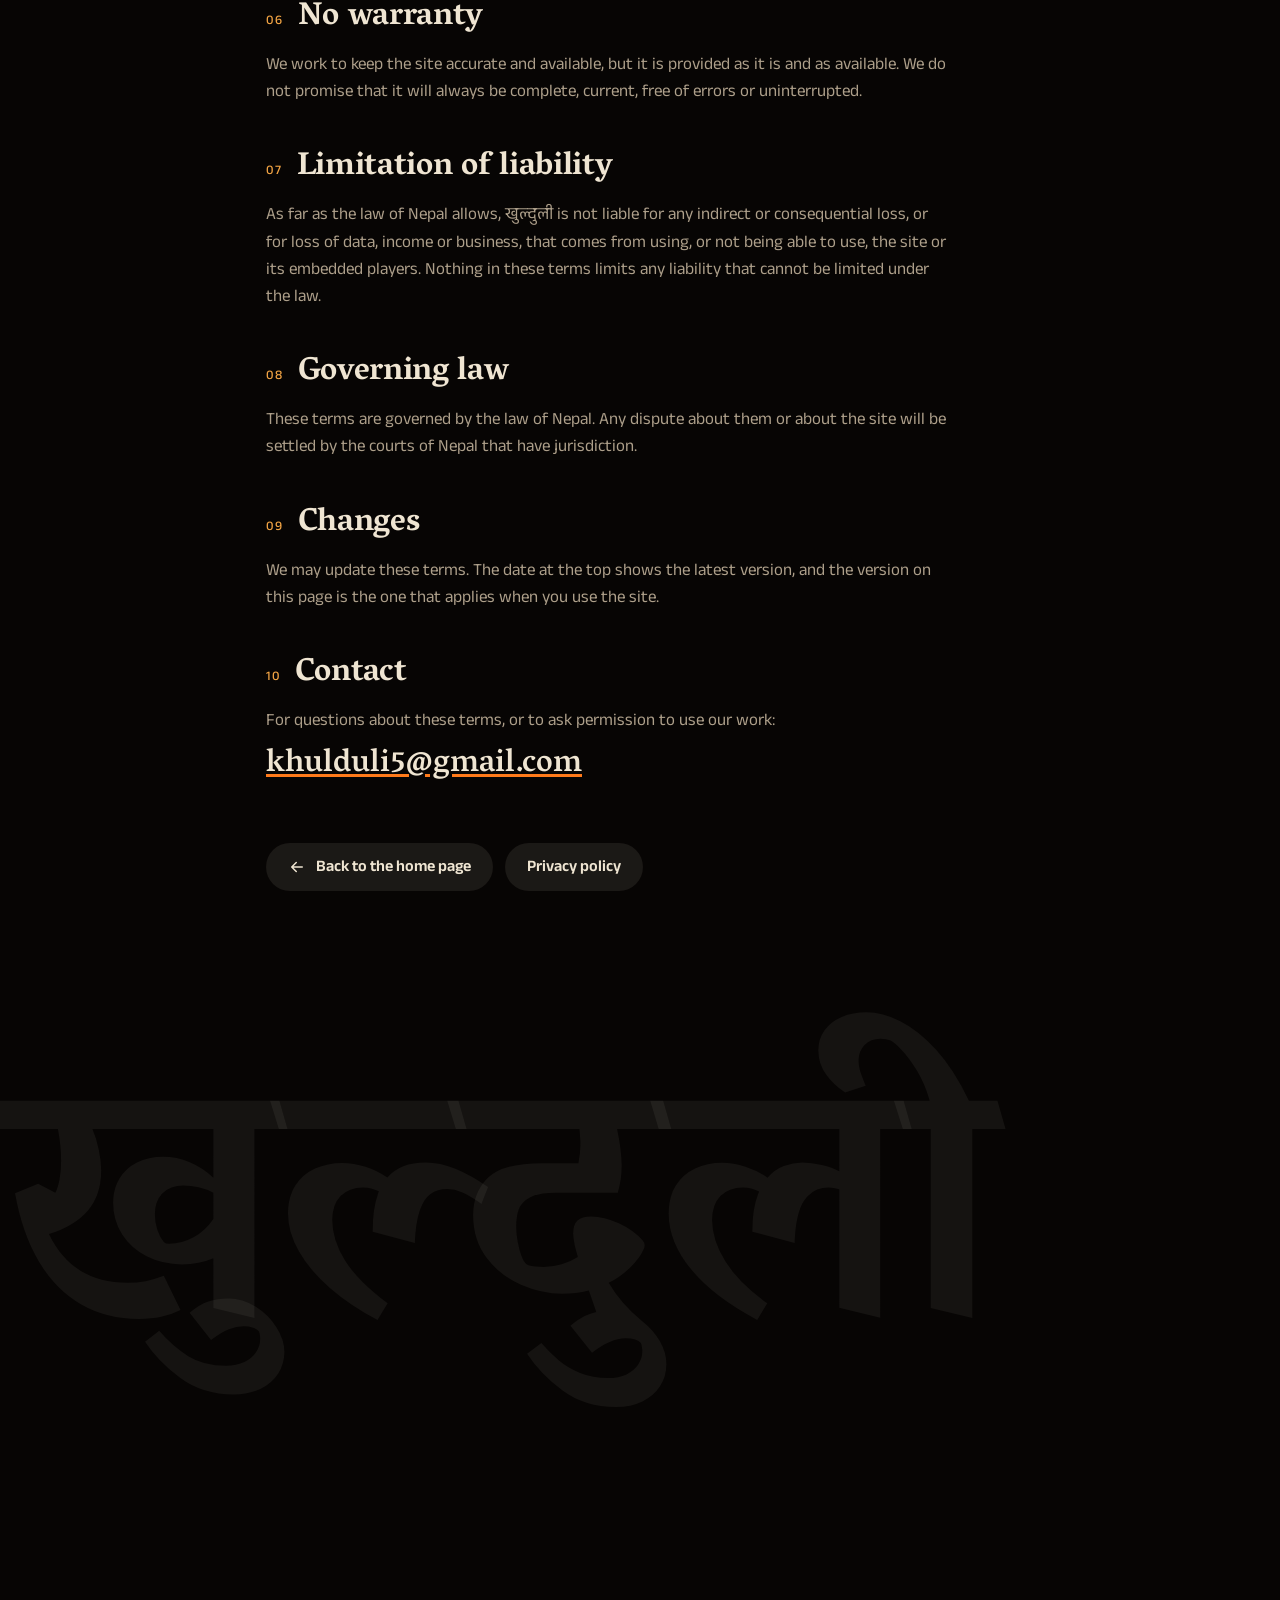
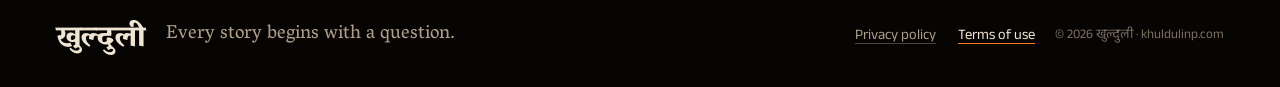
<file: terms.html>
<!doctype html>
<html lang="en" data-lang="en" data-theme="dark">
<head>
<meta charset="utf-8">
<meta name="viewport" content="width=device-width, initial-scale=1, viewport-fit=cover">
<title data-ne="प्रयोगका सर्तहरू · खुल्दुली">Terms of use · खुल्दुली</title>
<meta name="description" content="Terms of use for khuldulinp.com, the website of खुल्दुली: using the site, our films and content, embedded players, and the law that applies.">
<meta name="theme-color" content="#070504">
<link rel="canonical" href="https://khuldulinp.com/terms.html">
<meta property="og:site_name" content="खुल्दुली">
<meta property="og:title" content="Terms of use · खुल्दुली">
<meta property="og:type" content="website">
<meta property="og:url" content="https://khuldulinp.com/terms.html">
<meta property="og:image" content="https://khuldulinp.com/assets/og-image.png">
<link rel="icon" href="assets/favicon.svg" type="image/svg+xml">
<script>try{if(localStorage.getItem("khulduli-theme")==="light"){document.documentElement.setAttribute("data-theme","light");document.querySelector('meta[name="theme-color"]').setAttribute("content","#f4ede1");}}catch(e){}</script>
<link rel="preload" href="assets/fonts/anek-devanagari-var-latin.woff2" as="font" type="font/woff2" crossorigin>
<link rel="stylesheet" href="css/styles.css">
</head>
<body class="page">

<div class="grain" aria-hidden="true"></div>

<header class="nav" id="nav">
  <a class="brand" href="index.html" aria-label="खुल्दुली home">
    <span class="mark" aria-hidden="true">खु<svg viewBox="0 0 24 24"><g stroke="currentColor" stroke-width="2.2" stroke-linecap="round"><path d="M4 20 9 15"/><path d="M12 3v7"/><path d="M3 11h6"/><path d="M17 5l-3 5"/><path d="M21 12h-5"/></g></svg></span>
    <span class="brand-name">खुल्दुली</span>
  </a>
  <nav class="nav-links" aria-label="Sections">
    <a href="index.html#reach" data-ne="पहुँच">Reach</a>
    <a href="index.html#shorts" data-ne="फिल्म">Films</a>
    <a href="index.html#longform" data-ne="डकुमेन्ट्री">Documentaries</a>
    <a href="index.html#services" data-ne="सेवा">Services</a>
  </nav>
  <div class="nav-right">
    <button class="theme" id="theme" type="button" aria-pressed="false">
      <svg class="t-sun" viewBox="0 0 24 24" aria-hidden="true"><circle cx="12" cy="12" r="4.2" fill="none" stroke="currentColor" stroke-width="1.8"/><path d="M12 2.5v2.2M12 19.3v2.2M2.5 12h2.2M19.3 12h2.2M5.3 5.3l1.6 1.6M17.1 17.1l1.6 1.6M5.3 18.7l1.6-1.6M17.1 6.9l1.6-1.6" stroke="currentColor" stroke-width="1.8" stroke-linecap="round"/></svg>
      <svg class="t-moon" viewBox="0 0 24 24" aria-hidden="true"><path d="M20 14.5A8 8 0 0 1 9.5 4a8 8 0 1 0 10.5 10.5z" fill="none" stroke="currentColor" stroke-width="1.8" stroke-linejoin="round"/></svg>
      <span class="sr" data-ne="उज्यालो थिम">Light theme</span>
    </button>
    <button class="lang" id="lang" type="button" aria-label="Switch language">
      <span data-l="en">EN</span><span data-l="ne" data-ne="ने">NE</span><i aria-hidden="true"></i>
    </button>
    <a class="btn btn-sm" href="index.html#contact" data-ne="सम्पर्क">Get a quote</a>
  </div>
</header>

<main class="page-main" id="top">
  <article class="wrap legal">
    <header class="legal-head">
      <span class="sec-no">khuldulinp.com</span>
      <h1 data-ne="प्रयोगका सर्तहरू">Terms of use</h1>
      <p class="legal-date" data-ne="अन्तिम अद्यावधिक: २६ नोभेम्बर २०२६">Last updated 26 November 2026</p>
      <p class="legal-lede" data-ne="यी सर्तहरू khuldulinp.com को प्रयोगमा लागू हुन्छन्। साइट प्रयोग गर्नुभयो भने तपाईंले यी सर्त स्वीकार गर्नुभएको मानिन्छ। स्वीकार नगर्ने भए कृपया साइट प्रयोग नगर्नुहोस्।">These terms cover your use of khuldulinp.com. By using the site you accept them. If you do not accept them, please do not use the site.</p>
    </header>

    <section>
      <h2><span class="n">01</span><span data-ne="हामी को हौँ">Who we are</span></h2>
      <p data-ne="khuldulinp.com नेपाली कथा भन्ने स्टुडियो खुल्दुलीले सञ्चालन गर्छ। यी सर्तहरूमा <b>हामी</b> भन्नाले खुल्दुली बुझिन्छ।">khuldulinp.com is run by खुल्दुली, a Nepali storytelling studio. In these terms, <b>we</b> and <b>us</b> mean खुल्दुली.</p>
    </section>

    <section>
      <h2><span class="n">02</span><span data-ne="साइटको प्रयोग">Using the site</span></h2>
      <p data-ne="आफ्नै व्यक्तिगत प्रयोगका लागि, व्यावसायिक उद्देश्यबिना, तपाईं साइट हेर्न, फिल्म हेर्न र यसका लिङ्क सेयर गर्न सक्नुहुन्छ। कृपया यी काम नगर्नुहोस्:">You may browse the site, watch the films and share links to it for your own personal use, not for commercial purposes. Please do not:</p>
      <ul>
        <li data-ne="खण्ड ०३ ले अनुमति दिएबाहेक हाम्रा फिल्म, पोस्टर, कलाकृति वा लेख कपी, डाउनलोड, रेकर्ड, फेरि अपलोड वा सम्पादन गर्ने">copy, download, record, upload again or edit our films, posters, artwork or text, except as section 03 allows</li>
        <li data-ne="कानुन उल्लङ्घन हुने, वा साइट, यसका आगन्तुक वा हामीलाई हानि पुग्ने गरी साइट प्रयोग गर्ने">use the site in a way that breaks the law or harms the site, its visitors or us</li>
        <li data-ne="साइट वा यसमा इम्बेड गरिएका प्लेयरको सामान्य काम छल्ने प्रयास गर्ने, वा स्वचालित अनुरोधले साइटमा अत्यधिक भार दिने">try to get around how the site or its embedded players work, or overload the site with automated requests</li>
      </ul>
    </section>

    <section>
      <h2><span class="n">03</span><span data-ne="हाम्रा फिल्म र सामग्री">Our films and content</span></h2>
      <p data-ne="अन्यथा उल्लेख नभएसम्म यस साइटका फिल्म, पोस्टर, कलाकृति, लेख, खुल्दुली नाम र चिह्न खुल्दुलीका हुन्, र प्रतिलिपि अधिकार ऐन, २०५९ लगायत नेपालका कानुन र अन्य देशका कानुनले संरक्षित छन्।">Unless stated otherwise, the films, posters, artwork, text, the खुल्दुली name and its mark on this site belong to खुल्दुली, and are protected by the law of Nepal, including the Copyright Act, 2059 (2002), and by the laws of other countries.</p>
      <p data-ne="हाम्रा पेज र फिल्मका लिङ्क सेयर गर्न, र फिल्म प्रकाशित भएका प्लेटफर्मका आफ्नै सेयर सुविधा प्रयोग गर्न सक्नुहुन्छ। सार्वजनिक रूपमा फिल्म देखाउने, आफ्नो काममा क्लिप प्रयोग गर्ने वा कुनै पनि व्यावसायिक प्रयोगजस्ता अन्य प्रयोगका लागि पहिले हामीसँग लिखित अनुमति लिनुहोस्।">You may share links to our pages and films, and use the share features of the platforms where the films are published. For any other use, such as showing a film in public, using a clip in your own work, or any commercial use, ask us first and get our permission in writing.</p>
      <p data-ne="यस साइटमा उल्लेख गरिएका प्लेटफर्मका नाम तिनका आफ्नै धनीका हुन्, र हाम्रा पेज देखाउन मात्र प्रयोग गरिएका हुन्।">The platform names on this site belong to their owners and are used only to point to our pages.</p>
    </section>

    <section>
      <h2><span class="n">04</span><span data-ne="इम्बेड गरिएका प्लेयर र लिङ्क">Embedded players and links</span></h2>
      <p data-ne="यस साइटका फिल्म YouTube र TikTok का प्लेयरमार्फत चल्छन्, र केही लिङ्कले तपाईंलाई Facebook, Instagram, TikTok र YouTube मा लैजान्छन्। ती प्लेटफर्म अरूले आफ्नै सर्त र गोपनीयता नीतिअनुसार चलाउँछन्। तिनका सामग्री, उपलब्धता वा कार्यशैलीप्रति हामी जिम्मेवार हुँदैनौँ। के कहिले लोड हुन्छ भन्ने कुरा <a href=&quot;privacy.html&quot;>गोपनीयता नीति</a>मा हेर्नुहोस्।">Films on this site play through YouTube and TikTok players, and some links take you to Facebook, Instagram, TikTok and YouTube. Those platforms are run by others under their own terms and privacy policies. We are not responsible for their content, availability or practices. The <a href="privacy.html">privacy policy</a> explains what loads and when.</p>
    </section>

    <section>
      <h2><span class="n">05</span><span data-ne="तथ्याङ्क, जानकारी र कोटेसन">Figures, information and quotes</span></h2>
      <p data-ne="भ्युज र अन्य तथ्याङ्क देखाइएको मितिमा प्लेटफर्मका आफ्नै ड्यासबोर्डबाट लिइएका हुन्, र समयसँगै बदलिन्छन्। साइटका सबै कुरा हाम्रो कामबारेको सामान्य जानकारी हुन्, कुनै प्रस्ताव होइनन्। कोटेसन माग्दैमा कुनै सम्झौता हुँदैन। हामीले गर्ने कुनै पनि काम छुट्टै लिखित सम्झौतामा तय हुन्छ।">View counts and other figures come from the platforms' own dashboards on the date shown, and change over time. Everything on the site is general information about our work, not an offer. Asking for a quote does not create an agreement. Any work we do is set out in a separate written agreement.</p>
    </section>

    <section>
      <h2><span class="n">06</span><span data-ne="कुनै वारेन्टी छैन">No warranty</span></h2>
      <p data-ne="साइटलाई सही र उपलब्ध राख्न हामी प्रयास गर्छौँ, तर यो जस्तो छ र जति उपलब्ध छ, त्यही रूपमा दिइएको हो। यो सधैँ पूर्ण, अद्यावधिक, त्रुटिरहित वा अवरोधरहित हुनेछ भनी हामी वचन दिँदैनौँ।">We work to keep the site accurate and available, but it is provided as it is and as available. We do not promise that it will always be complete, current, free of errors or uninterrupted.</p>
    </section>

    <section>
      <h2><span class="n">07</span><span data-ne="दायित्वको सीमा">Limitation of liability</span></h2>
      <p data-ne="नेपालको कानुनले अनुमति दिएसम्म, साइट वा यसमा इम्बेड गरिएका प्लेयर प्रयोग गर्दा वा प्रयोग गर्न नसक्दा हुने कुनै अप्रत्यक्ष वा परिणामस्वरूप हुने हानि, वा डाटा, आम्दानी वा व्यवसायको हानिप्रति खुल्दुली उत्तरदायी हुने छैन। कानुनअनुसार सीमित गर्न नमिल्ने कुनै पनि दायित्वलाई यी सर्तहरूले सीमित गर्दैनन्।">As far as the law of Nepal allows, खुल्दुली is not liable for any indirect or consequential loss, or for loss of data, income or business, that comes from using, or not being able to use, the site or its embedded players. Nothing in these terms limits any liability that cannot be limited under the law.</p>
    </section>

    <section>
      <h2><span class="n">08</span><span data-ne="लागू हुने कानुन">Governing law</span></h2>
      <p data-ne="यी सर्तहरूमा नेपालको कानुन लागू हुन्छ। यी सर्त वा साइटसम्बन्धी कुनै विवाद क्षेत्राधिकार भएका नेपालका अदालतबाट टुङ्गो लगाइनेछ।">These terms are governed by the law of Nepal. Any dispute about them or about the site will be settled by the courts of Nepal that have jurisdiction.</p>
    </section>

    <section>
      <h2><span class="n">09</span><span data-ne="परिवर्तन">Changes</span></h2>
      <p data-ne="हामी यी सर्तहरू अद्यावधिक गर्न सक्छौँ। माथिको मितिले पछिल्लो संस्करण देखाउँछ, र साइट प्रयोग गर्दा यस पेजमा रहेको संस्करण लागू हुन्छ।">We may update these terms. The date at the top shows the latest version, and the version on this page is the one that applies when you use the site.</p>
    </section>

    <section>
      <h2><span class="n">10</span><span data-ne="सम्पर्क">Contact</span></h2>
      <p data-ne="यी सर्तबारे प्रश्न भए, वा हाम्रो काम प्रयोग गर्न अनुमति माग्न:">For questions about these terms, or to ask permission to use our work:</p>
      <p class="legal-mail"><a class="js-email" href="#"></a></p>
    </section>

    <div class="legal-end">
      <a class="btn" href="index.html"><svg viewBox="0 0 24 24" aria-hidden="true"><path d="M19 12H6M11 6l-6 6 6 6" fill="none" stroke="currentColor" stroke-width="2" stroke-linecap="round" stroke-linejoin="round"/></svg><span data-ne="गृहपृष्ठमा फर्कनुहोस्">Back to the home page</span></a>
      <a class="btn" href="privacy.html"><span data-ne="गोपनीयता नीति">Privacy policy</span></a>
    </div>
  </article>
</main>

<footer class="foot">
  <div class="foot-giant" aria-hidden="true"><span lang="ne">खुल्दुली</span></div>
  <div class="wrap foot-in">
    <span class="foot-brand" lang="ne">खुल्दुली</span>
    <em data-ne="हरेक कथा एउटा प्रश्नबाट सुरु हुन्छ।">Every story begins with a question.</em>
    <nav class="foot-links" aria-label="Site">
      <a href="privacy.html" data-ne="गोपनीयता नीति">Privacy policy</a>
      <a href="terms.html" aria-current="page" data-ne="प्रयोगका सर्तहरू">Terms of use</a>
    </nav>
    <span class="foot-copy">© 2026 खुल्दुली · khuldulinp.com</span>
  </div>
</footer>

<script src="js/config.js"></script>
<script src="js/backend.js"></script>
<script src="js/page.js"></script>
</body>
</html>
</file>
<file: css/styles.css>
/* ==================================================================
   खुल्दुली · dark, cinematic, poster led. Mobile first.
================================================================== */
/* ---------- type: self-hosted, SIL Open Font License 1.1 (assets/fonts/OFL-*.txt) ----------
   Only the Latin and Devanagari subsets the pages use. The browser fetches a file only when
   the page needs that script and weight. Weight 900 sets only the Devanagari brand name, so it
   has no Latin file. The text face's vertical metrics are rebalanced in its two files so capitals and the Devanagari headline sit in the middle of every line box
   (see README, "Buttons"). */
@font-face { font-family: "Anek Devanagari"; font-style: normal; font-weight: 400 700; font-display: swap;
  src: url("../assets/fonts/anek-devanagari-var-devanagari.woff2") format("woff2");
  unicode-range: U+0900-097F, U+1CD0-1CF4, U+1CF7-1CF9, U+200C-200D, U+20A8, U+20B9, U+20F0, U+25CC, U+A830-A839, U+A8E0-A8FF, U+11B00-11B0A; }
@font-face { font-family: "Anek Devanagari"; font-style: normal; font-weight: 400 700; font-display: swap;
  src: url("../assets/fonts/anek-devanagari-var-latin.woff2") format("woff2");
  unicode-range: U+0000-00FF, U+0131, U+0152-0153, U+02BB-02BC, U+02C6, U+02DA, U+02DC, U+0304, U+0308, U+0329, U+2000-206F, U+20AC, U+2122, U+2191, U+2193, U+2212, U+2215, U+FEFF, U+FFFD; }
@font-face { font-family: "Vesper Libre"; font-style: normal; font-weight: 400; font-display: swap;
  src: url("../assets/fonts/vesper-libre-400-devanagari.woff2") format("woff2");
  unicode-range: U+0900-097F, U+1CD0-1CF4, U+1CF7-1CF9, U+200C-200D, U+20A8, U+20B9, U+20F0, U+25CC, U+A830-A839, U+A8E0-A8FF, U+11B00-11B0A; }
@font-face { font-family: "Vesper Libre"; font-style: normal; font-weight: 400; font-display: swap;
  src: url("../assets/fonts/vesper-libre-400-latin.woff2") format("woff2");
  unicode-range: U+0000-00FF, U+0131, U+0152-0153, U+02BB-02BC, U+02C6, U+02DA, U+02DC, U+0304, U+0308, U+0329, U+2000-206F, U+20AC, U+2122, U+2191, U+2193, U+2212, U+2215, U+FEFF, U+FFFD; }
@font-face { font-family: "Vesper Libre"; font-style: normal; font-weight: 500; font-display: swap;
  src: url("../assets/fonts/vesper-libre-500-devanagari.woff2") format("woff2");
  unicode-range: U+0900-097F, U+1CD0-1CF4, U+1CF7-1CF9, U+200C-200D, U+20A8, U+20B9, U+20F0, U+25CC, U+A830-A839, U+A8E0-A8FF, U+11B00-11B0A; }
@font-face { font-family: "Vesper Libre"; font-style: normal; font-weight: 500; font-display: swap;
  src: url("../assets/fonts/vesper-libre-500-latin.woff2") format("woff2");
  unicode-range: U+0000-00FF, U+0131, U+0152-0153, U+02BB-02BC, U+02C6, U+02DA, U+02DC, U+0304, U+0308, U+0329, U+2000-206F, U+20AC, U+2122, U+2191, U+2193, U+2212, U+2215, U+FEFF, U+FFFD; }
@font-face { font-family: "Vesper Libre"; font-style: normal; font-weight: 700; font-display: swap;
  src: url("../assets/fonts/vesper-libre-700-devanagari.woff2") format("woff2");
  unicode-range: U+0900-097F, U+1CD0-1CF4, U+1CF7-1CF9, U+200C-200D, U+20A8, U+20B9, U+20F0, U+25CC, U+A830-A839, U+A8E0-A8FF, U+11B00-11B0A; }
@font-face { font-family: "Vesper Libre"; font-style: normal; font-weight: 700; font-display: swap;
  src: url("../assets/fonts/vesper-libre-700-latin.woff2") format("woff2");
  unicode-range: U+0000-00FF, U+0131, U+0152-0153, U+02BB-02BC, U+02C6, U+02DA, U+02DC, U+0304, U+0308, U+0329, U+2000-206F, U+20AC, U+2122, U+2191, U+2193, U+2212, U+2215, U+FEFF, U+FFFD; }
@font-face { font-family: "Vesper Libre"; font-style: normal; font-weight: 900; font-display: swap;
  src: url("../assets/fonts/vesper-libre-900-devanagari.woff2") format("woff2");
  unicode-range: U+0900-097F, U+1CD0-1CF4, U+1CF7-1CF9, U+200C-200D, U+20A8, U+20B9, U+20F0, U+25CC, U+A830-A839, U+A8E0-A8FF, U+11B00-11B0A; }

/* Dark is the default theme. Light is [data-theme="light"], switched in the nav. */
:root {
  color-scheme: dark;
  --bg: #070504;
  --bg-2: #0e0a07;
  --bg-rgb: 7, 5, 4;
  --ink: #efe5d2;
  --ink-rgb: 239, 229, 210;
  --ink-2: #ad9f8a;
  --ink-3: #7d7262;
  --line: rgba(239, 229, 210, .11);
  --ember: #ff7a1a;
  --ember-2: #f2a444;
  --red: #e5484d;
  --cold: #7fd6e8;
  --cold-rgb: 127, 214, 232;
  --cold-2: #9fb3bd;
  --cold-3: #c9d6db;
  --cold-4: #7f949e;
  --lf-bg: #05080b;
  --glow-rgb: 255, 122, 26;
  --halo-rgb: 255, 196, 112;
  --red-rgb: 229, 72, 77;
  --title-grad: linear-gradient(180deg, #f3e6cd 20%, #e3a75e 62%, #cc641d 100%);
  --craft-grad: linear-gradient(180deg, #dff4f8 10%, var(--cold) 60%, #2b7f95 100%);
  --dy-shadow: .4;
  --r: 18px;
  --pad: 20px;
  /* Type roles. One display face and one text face, each drawn for Latin and Devanagari together,
     so English and Nepali mode read as the same brand. */
  --display: "Vesper Libre", "Noto Serif Devanagari", Georgia, serif;
  --text: "Anek Devanagari", "Noto Sans Devanagari", system-ui, sans-serif;
  --w-title: 900;      /* the brand name */
  --w-head: 700;       /* section headings, card headings, film titles */
  --w-num: 500;        /* numbers */
  --label-track: .14em;
  --ease: cubic-bezier(.2, .7, .1, 1);
}
[data-theme="light"] {
  color-scheme: light;
  --bg: #f4ede1;
  --bg-2: #ebe1d0;
  --bg-rgb: 244, 237, 225;
  --ink: #20170f;
  --ink-rgb: 32, 23, 15;
  --ink-2: #55463a;
  --ink-3: #6e5e4f;
  --line: rgba(32, 23, 15, .14);
  --ember: #d4600e;
  --ember-2: #a54b08;
  --red: #c23a3f;
  --cold: #16707f;
  --cold-rgb: 22, 112, 127;
  --cold-2: #435960;
  --cold-3: #2c3d43;
  --cold-4: #56696f;
  --lf-bg: #e3eae9;
  --glow-rgb: 214, 110, 30;
  --halo-rgb: 236, 160, 70;
  --red-rgb: 194, 58, 63;
  --title-grad: linear-gradient(180deg, #4a2610 15%, #8c3d0c 60%, #bf5a10 100%);
  --craft-grad: linear-gradient(180deg, #2f8a9c 10%, #16707f 60%, #0c4651 100%);
  --dy-shadow: .16;
}

*, *::before, *::after { box-sizing: border-box; }
html { scroll-behavior: smooth; -webkit-text-size-adjust: 100%; }
body {
  margin: 0; background: var(--bg); color: var(--ink);
  font-family: var(--text); font-size: 17px; line-height: 1.6;
  overflow-x: hidden; -webkit-font-smoothing: antialiased;
}
/* nothing may push the page sideways (rotated cards, the tilting poster). clip, not hidden, so sticky still works */
main, .foot { overflow-x: clip; }
img, svg, canvas { display: block; max-width: 100%; }
a { color: inherit; text-decoration: none; }
ul { list-style: none; margin: 0; padding: 0; }
h1, h2, h3, p { margin: 0; }
button, input, select, textarea { font: inherit; color: inherit; }
::selection { background: var(--ember); color: #1a0d04; }
:focus-visible { outline: 2px solid var(--ember-2); outline-offset: 3px; border-radius: 6px; }

.wrap { width: 100%; max-width: 1240px; margin: 0 auto; padding: 0 var(--pad); }
.mono { font-family: var(--text); }

/* film grain + scroll progress */
.grain {
  position: fixed; inset: -50%; z-index: 90; pointer-events: none; opacity: .09;
  background-image: url("data:image/svg+xml,%3Csvg xmlns='http://www.w3.org/2000/svg' width='180' height='180'%3E%3Cfilter id='n'%3E%3CfeTurbulence type='fractalNoise' baseFrequency='.9' numOctaves='2' stitchTiles='stitch'/%3E%3CfeColorMatrix values='0 0 0 0 1 0 0 0 0 1 0 0 0 0 1 0 0 0 .6 0'/%3E%3C/filter%3E%3Crect width='100%25' height='100%25' filter='url(%23n)'/%3E%3C/svg%3E");
  animation: grain 1.2s steps(6) infinite;
}
@keyframes grain {
  0% { transform: translate(0, 0); } 20% { transform: translate(-3%, 2%); } 40% { transform: translate(2%, -4%); }
  60% { transform: translate(-2%, 3%); } 80% { transform: translate(4%, 1%); } 100% { transform: translate(0, 0); }
}
.progress { position: fixed; top: 0; left: 0; right: 0; height: 2px; z-index: 80; }
.progress span { display: block; height: 100%; width: 100%; transform-origin: 0 50%; transform: scaleX(0); background: linear-gradient(90deg, var(--red), var(--ember), var(--ember-2)); }

/* ---------- buttons ---------- */
.btn {
  display: inline-flex; align-items: center; justify-content: center; gap: 10px;
  min-height: 48px; padding: 0 22px; border-radius: 999px;
  border: 1px solid var(--line); background: rgba(var(--ink-rgb), .04);
  font-weight: 600; font-size: 16px; letter-spacing: .01em; cursor: pointer;
  transition: transform .35s var(--ease), background .3s, border-color .3s, color .3s;
}
.btn:hover { border-color: var(--ember); transform: translateY(-2px); }
.btn:active { transform: translateY(0) scale(.98); }
.btn svg { width: 18px; height: 18px; }
.btn-fill { background: linear-gradient(135deg, #efa443, #e56d17 55%, #cc3f43); color: #1a0d04; border-color: transparent; box-shadow: 0 8px 24px -14px rgba(229, 109, 23, .5); }
.btn-fill:hover { box-shadow: 0 12px 30px -12px rgba(229, 109, 23, .6); }
.btn-sm { min-height: 40px; padding: 0 16px; font-size: 14.5px; }

/* ---------- nav ---------- */
.nav {
  position: fixed; top: 0; left: 0; right: 0; z-index: 70;
  display: flex; align-items: center; justify-content: space-between; gap: 12px;
  padding: 12px var(--pad); padding-top: max(12px, env(safe-area-inset-top));
}
.nav::before { content: ""; position: absolute; inset: 0 0 -34px 0; z-index: -1; pointer-events: none; opacity: 0; transition: opacity .5s;
  background: linear-gradient(180deg, rgba(var(--bg-rgb), .92) 0%, rgba(var(--bg-rgb), .7) 45%, rgba(var(--bg-rgb), 0) 100%);
  backdrop-filter: blur(14px); -webkit-backdrop-filter: blur(14px);
  mask-image: linear-gradient(180deg, #000 0%, #000 45%, transparent 100%); -webkit-mask-image: linear-gradient(180deg, #000 0%, #000 45%, transparent 100%); }
.nav.scrolled::before { opacity: 1; }
.brand { display: inline-flex; align-items: center; gap: 10px; }
.mark {
  position: relative; display: grid; place-items: center; width: 42px; height: 42px; border-radius: 12px;
  background: var(--ink); color: var(--bg); font-family: var(--display); font-weight: 900; font-size: 22px; line-height: 1; padding-right: 5px; padding-top: 2px;
}
.mark svg { position: absolute; top: 3px; right: 2px; width: 14px; height: 14px; color: var(--ember); transform-origin: 20% 80%; animation: spark 3.2s ease-in-out infinite; }
@keyframes spark { 0%, 100% { transform: scale(.85) rotate(-6deg); opacity: .75; } 50% { transform: scale(1.12) rotate(6deg); opacity: 1; } }
.brand-name { font-family: var(--display); font-weight: 700; font-size: 21px; }
.nav-links { display: none; gap: 28px; font-size: 15px; color: var(--ink-2); }
.nav-links a { position: relative; padding: 6px 0; transition: color .3s; }
.nav-links a::after { content: ""; position: absolute; left: 0; right: 0; bottom: 0; height: 1px; background: var(--ember); transform: scaleX(0); transform-origin: 0 50%; transition: transform .4s var(--ease); }
.nav-links a:hover { color: var(--ink); }
.nav-links a:hover::after { transform: scaleX(1); }
.nav-right { display: flex; align-items: center; gap: 10px; }
.lang {
  position: relative; display: grid; grid-template-columns: 1fr 1fr; align-items: center; width: 76px; height: 36px; padding: 0;
  border-radius: 999px; border: 1px solid var(--line); background: rgba(var(--ink-rgb), .05); cursor: pointer; font-size: 13px; font-weight: 600;
}
.lang span { position: relative; z-index: 1; text-align: center; color: var(--ink-3); transition: color .3s; }
.lang i { position: absolute; top: 3px; left: 3px; width: 34px; height: 28px; border-radius: 999px; background: var(--ink); transition: transform .4s var(--ease); }
[data-lang="en"] .lang span[data-l="en"], [data-lang="ne"] .lang span[data-l="ne"] { color: var(--bg); }
[data-lang="ne"] .lang i { transform: translateX(34px); }

/* ---------- reveal ---------- */
.reveal { opacity: 0; transform: translateY(26px); transition: opacity .9s var(--ease), transform .9s var(--ease); transition-delay: var(--d, 0ms); }
.reveal.in { opacity: 1; transform: none; }

/* ---------- hero ---------- */
.hero { position: relative; min-height: 100svh; padding: 96px 0 28px; display: flex; flex-direction: column; justify-content: center; overflow: hidden; isolation: isolate; }
.embers { position: absolute; inset: 0; width: 100%; height: 100%; z-index: -1; }
.hero-grid { display: grid; gap: 34px; align-items: center; }
.dot { width: 8px; height: 8px; border-radius: 50%; background: var(--ember); box-shadow: 0 0 0 0 rgba(255, 122, 26, .7); animation: pulse 2s infinite; }
@keyframes pulse { 70% { box-shadow: 0 0 0 10px rgba(255, 122, 26, 0); } 100% { box-shadow: 0 0 0 0 rgba(255, 122, 26, 0); } }
.kicker { margin-top: 22px; font-family: var(--text); font-size: 12px; letter-spacing: .22em; text-transform: uppercase; color: var(--ember-2); }
[data-lang="ne"] .kicker { letter-spacing: .04em; font-family: var(--text); font-size: 15px; }
.hero-title { font-family: var(--display); font-weight: 900; font-size: clamp(64px, 19vw, 168px); line-height: 1.22; letter-spacing: -.01em; margin: 2px 0 0 -3px; }
.hero-title .line { display: block; overflow: hidden; padding: .34em .08em .06em; margin: -.34em -.08em -.06em; }
.hero-title .line span {
  display: inline-block; transform: translateY(110%);
  background: var(--title-grad); -webkit-background-clip: text; background-clip: text; color: transparent;
  animation: rise 1.2s var(--ease) .15s forwards;
}
@keyframes rise { to { transform: none; } }
.hero-sub { display: flex; flex-wrap: wrap; align-items: baseline; gap: 6px 14px; font-family: var(--display); font-weight: 500; font-size: clamp(22px, 5.4vw, 34px); }
.hero-sub em { font-family: var(--display); font-size: .92em; color: var(--ink-2); }
.hero-log { margin-top: 16px; max-width: 30em; color: var(--ink-2); font-size: 17.5px; }
.hero-cta { display: flex; flex-wrap: wrap; gap: 12px; margin-top: 28px; }

/* drawn poster */
.hero-poster {
  position: relative; width: min(78vw, 340px); aspect-ratio: 9 / 16; margin: 0 auto; border-radius: 26px; overflow: hidden;
  background: radial-gradient(90% 60% at 50% 62%, #7a2408 0%, #3a0f05 45%, #150604 100%);
  box-shadow: 0 40px 90px -46px rgba(255, 110, 20, .3), 0 0 0 1px rgba(255, 190, 120, .18) inset, 0 30px 60px -26px rgba(0, 0, 0, .7); color: #f4ead8;
  transform: perspective(1100px) rotateX(var(--rx, 0deg)) rotateY(var(--ry, 0deg)); transition: transform .5s var(--ease); transform-style: preserve-3d;
  animation: posterIn 1.4s var(--ease) .3s both;
}
@keyframes posterIn { from { opacity: 0; transform: perspective(1100px) translateY(50px) rotateX(10deg) scale(.94); } }
.hero-poster::after { content: ""; position: absolute; inset: 0; background: radial-gradient(40% 30% at var(--gx, 50%) var(--gy, -20%), rgba(255, 200, 140, .16), transparent 70%), linear-gradient(180deg, rgba(0, 0, 0, .35) 0%, transparent 28%, transparent 60%, rgba(0, 0, 0, .7) 100%); pointer-events: none; }
.hero-poster img.poster-img { position: absolute; inset: 0; width: 100%; height: 100%; object-fit: cover; z-index: 1; }
.poster-art { position: absolute; inset: 0; }
@keyframes flick { 0%, 100% { transform: scale(1, 1) rotate(-2deg); } 25% { transform: scale(.94, 1.08) rotate(2deg); } 50% { transform: scale(1.04, .95) rotate(-1deg); } 75% { transform: scale(.97, 1.05) rotate(3deg); } }
.petals i { position: absolute; width: 9px; height: 9px; border-radius: 50% 0 50% 50%; background: #ff9a1f; opacity: 0; animation: fall 7s linear infinite; }
.petals i:nth-child(1) { left: 12%; animation-delay: 0s; } .petals i:nth-child(2) { left: 30%; animation-delay: 2.1s; background: #ffc233; }
.petals i:nth-child(3) { left: 48%; animation-delay: 4.3s; } .petals i:nth-child(4) { left: 66%; animation-delay: 1.2s; background: #e5484d; }
.petals i:nth-child(5) { left: 82%; animation-delay: 3.4s; } .petals i:nth-child(6) { left: 22%; animation-delay: 5.5s; background: #ffc233; } .petals i:nth-child(7) { left: 74%; animation-delay: 6.1s; }
@keyframes fall { 0% { top: -6%; opacity: 0; transform: rotate(0) translateX(0); } 10% { opacity: .3; } 100% { top: 104%; opacity: 0; transform: rotate(420deg) translateX(30px); } }
.poster-type { position: absolute; inset: 0; z-index: 2; display: flex; flex-direction: column; align-items: center; justify-content: space-between; padding: 26px 16px 62px; text-align: center; pointer-events: none; }
.p-top { font-size: 14px; color: rgba(255, 226, 180, .8); }
.p-title { margin-top: auto; font-family: var(--display); font-weight: 900; font-size: clamp(44px, 13vw, 60px); line-height: 1.25; color: #fff3df; text-shadow: 0 4px 30px rgba(0, 0, 0, .7); }
.p-sub { font-family: var(--display); font-size: 18px; color: #ffcf8a; }
.has-img .poster-art, .has-img .poster-type { display: none; }
.play { position: absolute; z-index: 3; left: 50%; top: 50%; width: 68px; height: 68px; margin: -34px 0 0 -34px; border-radius: 50%; display: grid; place-items: center; background: rgba(11, 8, 6, .5); border: 1px solid rgba(255, 255, 255, .35); backdrop-filter: blur(8px); -webkit-backdrop-filter: blur(8px); opacity: 0; transform: scale(.8); transition: opacity .4s, transform .4s var(--ease); }
.play svg { width: 26px; height: 26px; margin-left: 3px; }
.hero-poster:hover .play, .card:hover .play, .lf-item:hover .play { opacity: 1; transform: scale(1); }
.poster-badge { position: absolute; z-index: 3; left: 14px; bottom: 14px; font-size: 12px; font-weight: 600; padding: 5px 11px; border-radius: 999px; background: rgba(11, 8, 6, .6); border: 1px solid rgba(255, 255, 255, .18); backdrop-filter: blur(8px); -webkit-backdrop-filter: blur(8px); }

.scroll-cue { display: none; align-items: center; gap: 10px; font-family: var(--text); font-size: 11px; letter-spacing: .2em; text-transform: uppercase; color: var(--ink-3); }
.scroll-cue i { width: 1px; height: 44px; background: linear-gradient(var(--ember), transparent); animation: cue 2s var(--ease) infinite; transform-origin: 50% 0; }
@keyframes cue { 0% { transform: scaleY(0); } 60% { transform: scaleY(1); opacity: 1; } 100% { transform: scaleY(1); opacity: 0; } }

/* ---------- sections ---------- */
.section { position: relative; padding: 84px 0; scroll-margin-top: 20px; }
.sec-head { max-width: 760px; margin-bottom: 34px; }
.sec-no { display: inline-block; font-family: var(--text); font-size: 12px; letter-spacing: .2em; color: var(--ember-2); margin-bottom: 14px; }
.sec-head h2 { display: flex; flex-direction: column; gap: 2px; }
.sec-head h2 span { font-family: var(--display); font-weight: 700; font-size: clamp(38px, 10vw, 76px); line-height: 1.3; }
.sec-head h2 em { font-family: var(--display); font-size: clamp(22px, 5vw, 34px); color: var(--ink-2); line-height: 1.2; }
.sec-head p { margin-top: 16px; color: var(--ink-2); font-size: 18px; max-width: 36em; }

/* ---------- short films rail ---------- */
.rail { display: flex; gap: 16px; overflow-x: auto; padding: 10px var(--pad) 30px; scroll-snap-type: x mandatory; scrollbar-width: none; cursor: grab; }
.rail::-webkit-scrollbar { display: none; }
.rail.drag { cursor: grabbing; scroll-snap-type: none; }
.rail.drag a { pointer-events: none; }
.card { position: relative; flex: 0 0 min(72vw, 290px); scroll-snap-align: center; transform: perspective(900px) rotateX(var(--rx, 0deg)) rotateY(var(--ry, 0deg)); transition: transform .5s var(--ease); }
.card-poster { position: relative; aspect-ratio: 9 / 16; border-radius: 22px; overflow: hidden; background: radial-gradient(90% 60% at 50% 30%, var(--c1), var(--c2) 70%, #060404); box-shadow: 0 26px 56px -36px var(--c1), 0 0 0 1px rgba(255, 255, 255, .1) inset; color: #f4ead8; }
.card-poster::before { content: attr(data-glyph); position: absolute; left: -8%; top: 4%; font-family: var(--display); font-weight: 900; font-size: 250px; line-height: 1; color: rgba(255, 255, 255, .07); }
.card-poster::after { content: ""; position: absolute; inset: 0; background: radial-gradient(45% 30% at var(--gx, 50%) var(--gy, 0%), rgba(255, 255, 255, .22), transparent 70%), linear-gradient(180deg, transparent 40%, rgba(0, 0, 0, .82) 100%); z-index: 2; pointer-events: none; }
.card-poster img { position: absolute; inset: 0; width: 100%; height: 100%; object-fit: cover; z-index: 1; transition: transform 1.2s var(--ease); }
.card:hover .card-poster img { transform: scale(1.06); }
.card-title { position: absolute; z-index: 3; left: 18px; right: 18px; top: 50%; transform: translateY(-50%); text-align: center; font-family: var(--display); font-weight: 900; font-size: clamp(34px, 9vw, 44px); line-height: 1.3; text-shadow: 0 4px 30px rgba(0, 0, 0, .6); }
.has-img .card-title, .has-img.card-poster::before { display: none; }
.card-platform { position: absolute; z-index: 3; top: 14px; left: 14px; font-size: 12px; font-weight: 600; padding: 5px 11px; border-radius: 999px; background: rgba(11, 8, 6, .55); border: 1px solid rgba(255, 255, 255, .18); backdrop-filter: blur(8px); -webkit-backdrop-filter: blur(8px); }
.card-star { position: absolute; z-index: 3; top: 14px; right: 14px; width: 30px; height: 30px; display: grid; place-items: center; border-radius: 50%; background: var(--ember); color: #1a0d04; font-size: 15px; }
.card-result { position: absolute; z-index: 3; left: 18px; right: 18px; bottom: 16px; }
.card-result b { display: block; font-family: var(--display); font-weight: 400; font-size: 46px; line-height: 1; }
.card-result span { font-size: 14px; color: rgba(255, 255, 255, .8); }
.card-result small { display: block; margin-top: 4px; font-size: 12.5px; color: rgba(255, 255, 255, .62); }
.card-cap { display: flex; justify-content: space-between; gap: 10px; padding: 14px 6px 0; font-size: 15px; }
.card-cap span { color: var(--ink-2); }
.card-cap i { font-style: normal; color: var(--ember-2); transition: transform .4s var(--ease); }
.card:hover .card-cap i { transform: translate(3px, -3px); }
.rail-hint { font-family: var(--text); font-size: 11px; letter-spacing: .2em; text-transform: uppercase; color: var(--ink-3); }
[data-lang="ne"] .rail-hint { font-family: var(--text); font-size: 14px; letter-spacing: 0; }

/* ---------- long form (its own look: cold, widescreen, technical) ---------- */
/* the cold tint fades in and out over half a screen, so there is no edge */
.longform { background: linear-gradient(180deg, transparent 0, var(--lf-bg) 50vh, var(--lf-bg) calc(100% - 50vh), transparent 100%); overflow: hidden; }
.lf-grid { position: absolute; inset: 0; background-image: linear-gradient(rgba(var(--cold-rgb), .06) 1px, transparent 1px), linear-gradient(90deg, rgba(var(--cold-rgb), .06) 1px, transparent 1px); background-size: 56px 56px; mask-image: linear-gradient(180deg, transparent 0, #000 45vh, transparent 160vh); -webkit-mask-image: linear-gradient(180deg, transparent 0, #000 45vh, transparent 160vh); }
.longform .sec-no { color: var(--cold); }
.longform .sec-head h2 em { color: var(--cold-2); }
.tech { display: grid; grid-template-columns: repeat(3, 1fr); gap: 10px; margin-bottom: 40px; }
.tech li { padding: 12px; border: 1px solid rgba(var(--cold-rgb), .18); border-radius: 14px; background: rgba(var(--cold-rgb), .03); }
.tech b { display: block; margin-top: 10px; font-family: var(--text); font-weight: 500; font-size: 20px; color: var(--cold); }
.tech span { display: block; font-size: 13.5px; color: var(--cold-2); line-height: 1.35; }
.demo { position: relative; height: 84px; border-radius: 8px; overflow: hidden; background: #03060a; display: grid; place-items: center; }
.demo-3d { perspective: 400px; }
.cube { position: relative; width: 38px; height: 38px; transform-style: preserve-3d; animation: spin 9s linear infinite; }
.cube i { position: absolute; inset: 0; border: 1.5px solid var(--cold); background: rgba(var(--cold-rgb), .07); }
.cube i:nth-child(1) { transform: translateZ(19px); } .cube i:nth-child(2) { transform: rotateY(180deg) translateZ(19px); }
.cube i:nth-child(3) { transform: rotateY(90deg) translateZ(19px); } .cube i:nth-child(4) { transform: rotateY(-90deg) translateZ(19px); }
.cube i:nth-child(5) { transform: rotateX(90deg) translateZ(19px); } .cube i:nth-child(6) { transform: rotateX(-90deg) translateZ(19px); }
@keyframes spin { from { transform: rotateX(-24deg) rotateY(0); } to { transform: rotateX(-24deg) rotateY(360deg); } }
.demo-25d i { position: absolute; left: -20%; right: -20%; bottom: 0; animation: drift 6s ease-in-out infinite alternate; }
.demo-25d i:nth-child(1) { height: 62%; background: #17303a; clip-path: polygon(0 100%, 0 60%, 18% 30%, 30% 55%, 46% 12%, 62% 50%, 76% 28%, 100% 62%, 100% 100%); --s: 6px; }
.demo-25d i:nth-child(2) { height: 46%; background: #2b5868; clip-path: polygon(0 100%, 0 50%, 14% 62%, 34% 22%, 52% 60%, 70% 30%, 88% 58%, 100% 40%, 100% 100%); --s: 14px; }
.demo-25d i:nth-child(3) { height: 26%; background: #7fd6e8; opacity: .85; clip-path: polygon(0 100%, 0 40%, 20% 62%, 42% 28%, 60% 60%, 82% 34%, 100% 58%, 100% 100%); --s: 26px; }
.demo-25d u { position: absolute; top: 14px; right: 24px; width: 14px; height: 14px; border-radius: 50%; background: #ffd9a0; box-shadow: 0 0 18px #ffb347; }
@keyframes drift { from { transform: translateX(calc(var(--s) * -1)); } to { transform: translateX(var(--s)); } }
.demo-2d svg { width: 86%; }
.demo-2d .route { fill: none; stroke: var(--ember-2); stroke-width: 2; stroke-linecap: round; stroke-dasharray: 1; animation: route 4.5s var(--ease) infinite; }
.demo-2d circle { fill: var(--cold); }
.demo-2d .end { animation: blink 4.5s infinite; }
@keyframes route { 0% { stroke-dashoffset: 1; } 65%, 100% { stroke-dashoffset: 0; } }
@keyframes blink { 0%, 55% { opacity: 0; r: 1; } 70% { opacity: 1; r: 6; } 100% { opacity: 1; r: 3; } }

.lf-list { display: grid; gap: 44px; }
.lf-item { display: grid; gap: 18px; }
.lf-screen { position: relative; aspect-ratio: 16 / 9; overflow: hidden; background: #000; border: 1px solid rgba(var(--cold-rgb), .22); cursor: pointer; padding: 0; width: 100%; display: block; }
.lf-screen img { width: 100%; height: 100%; object-fit: cover; transition: transform 1.6s var(--ease), filter .6s; filter: saturate(.9) contrast(1.05); }
.lf-item:hover .lf-screen img { transform: scale(1.05); filter: none; }
.lf-screen::before, .lf-screen::after { content: ""; position: absolute; left: 0; right: 0; height: 7%; background: #000; z-index: 2; transition: height .6s var(--ease); }
.lf-screen::before { top: 0; } .lf-screen::after { bottom: 0; }
.lf-item:hover .lf-screen::before, .lf-item:hover .lf-screen::after { height: 0; }
.tick { position: absolute; z-index: 3; width: 16px; height: 16px; border: 1.5px solid var(--cold); }
.tick.tl { top: 10px; left: 10px; border-right: 0; border-bottom: 0; } .tick.tr { top: 10px; right: 10px; border-left: 0; border-bottom: 0; }
.tick.bl { bottom: 10px; left: 10px; border-right: 0; border-top: 0; } .tick.br { bottom: 10px; right: 10px; border-left: 0; border-top: 0; }
.lf-coords { position: absolute; z-index: 3; left: 16px; bottom: 16px; font-family: var(--text); font-size: 10.5px; letter-spacing: .12em; color: var(--cold); background: rgba(3, 6, 10, .7); padding: 4px 8px; }
.lf-info .lf-tag { display: inline-block; font-family: var(--text); font-size: 11px; letter-spacing: .16em; text-transform: uppercase; color: var(--lf-bg); background: var(--cold); padding: 4px 10px; margin-bottom: 14px; }
[data-lang="ne"] .lf-tag { font-family: var(--text); font-size: 13.5px; letter-spacing: 0; }
.lf-info h3 { font-family: var(--display); font-weight: 400; font-size: clamp(30px, 7vw, 50px); line-height: 1.08; }
.lf-info .lf-ne { margin-top: 10px; font-family: var(--display); font-size: 19px; color: var(--cold-3); }
.lf-info .lf-meta { margin-top: 12px; font-family: var(--text); font-size: 12px; letter-spacing: .1em; color: var(--cold-4); }
.lf-info .btn { margin-top: 20px; border-color: rgba(var(--cold-rgb), .35); }
.lf-info .btn:hover { border-color: var(--cold); color: var(--cold); }

/* ---------- about ---------- */
.about-grid { display: grid; gap: 10px; }
.about-body > * + * { margin-top: 26px; }
.lede { font-size: clamp(23px, 5.4vw, 36px); line-height: 1.45; font-weight: 300; }
[data-lang="en"] .lede { font-family: var(--display); font-weight: 400; line-height: 1.28; }
.about-body > p:not(.lede) { color: var(--ink-2); font-size: 18px; max-width: 38em; }
.two { display: grid; gap: 14px; }
.two > div { padding: 20px; border: 1px solid var(--line); border-radius: var(--r); background: rgba(var(--ink-rgb), .03); }
.two h3 { font-family: var(--display); font-size: 22px; font-weight: 700; line-height: 1.4; }
.two h3 em { font-family: var(--display); font-weight: 400; color: var(--ink-2); margin-left: 6px; }
.two p { margin-top: 6px; color: var(--ink-2); }
.places { display: flex; flex-wrap: wrap; gap: 8px; }
.places li { padding: 6px 14px; border: 1px solid var(--line); border-radius: 999px; font-size: 14.5px; }
.places li:first-child { background: var(--ink); color: var(--bg); border-color: transparent; font-weight: 600; }

/* ---------- reach ---------- */
.big { margin: 6px 0 40px; }
.big-num { font-family: var(--display); font-size: clamp(120px, 38vw, 340px); line-height: .86; letter-spacing: -.03em; font-variant-numeric: tabular-nums; background: var(--title-grad); -webkit-background-clip: text; background-clip: text; color: transparent; }
.big p { margin-top: 12px; font-size: clamp(19px, 4.6vw, 28px); color: var(--ink-2); }
.cards { display: grid; gap: 12px; }
.rc { position: relative; padding: 22px; border: 1px solid var(--line); border-radius: var(--r); background: rgba(var(--ink-rgb), .03); overflow: hidden; }
.rc-top { display: flex; align-items: center; gap: 10px; color: var(--ink-2); font-weight: 600; }
.rc-top svg { width: 22px; height: 22px; color: var(--ink); }
.rc b { display: block; margin-top: 14px; font-family: var(--display); font-weight: 400; font-size: 60px; line-height: 1; font-variant-numeric: tabular-nums; }
.rc small { display: block; font-size: 13px; color: var(--ink-3); margin-top: 2px; }
.rc p { margin-top: 12px; font-size: 14.5px; color: var(--ink-2); line-height: 1.45; }
.bar { height: 3px; margin-top: 16px; background: var(--line); border-radius: 3px; overflow: hidden; }
.bar i { display: block; height: 100%; width: 100%; transform-origin: 0 50%; transform: scaleX(0); background: linear-gradient(90deg, var(--red), var(--ember-2)); transition: transform 1.6s var(--ease) .2s; }
.rc.in .bar i { transform: scaleX(var(--w)); }
.note { margin-top: 18px; font-size: 13px; color: var(--ink-3); }

/* ---------- services ---------- */
.svc-grid { display: grid; gap: 12px; }
.svc { position: relative; display: flex; flex-direction: column; padding: 26px 22px 22px; border: 1px solid var(--line); border-radius: 22px; background: var(--bg-2); overflow: hidden; isolation: isolate; }
.spot::before { content: ""; position: absolute; inset: 0; z-index: -1; opacity: 0; transition: opacity .4s; background: radial-gradient(340px circle at var(--mx, 50%) var(--my, 50%), rgba(255, 122, 26, .2), transparent 65%); }
.spot:hover::before { opacity: 1; }
.svc-no { font-family: var(--text); font-size: 12px; color: var(--ember-2); letter-spacing: .2em; }
.svc h3 { margin-top: 26px; display: flex; flex-direction: column; }
.svc h3 span { font-family: var(--display); font-weight: 700; font-size: 28px; line-height: 1.4; }
.svc h3 em { font-family: var(--display); font-weight: 400; font-size: 21px; color: var(--ink-2); }
.svc > p { margin-top: 14px; color: var(--ink-2); }
.tiers { margin-top: 14px; display: grid; gap: 8px; }
.tiers li { padding: 12px 14px; border: 1px solid var(--line); border-radius: 12px; }
.tiers b { display: block; font-size: 15px; }
.tiers span { font-size: 15px; color: var(--ink-2); }
.tiers .prem { border-color: rgba(255, 179, 71, .45); background: rgba(255, 122, 26, .07); }
.tiers .prem b { color: var(--ember-2); }
.btn-quote { margin-top: auto; align-self: flex-start; }
.svc > p, .tiers { margin-bottom: 24px; }
.svc { min-height: 0; }

/* ---------- contact ---------- */
.contact { overflow: hidden; }
.contact-glow { position: absolute; inset: 0; background: radial-gradient(45% 38% at 50% 60%, rgba(var(--glow-rgb), .07), transparent 72%); pointer-events: none; }
.contact-grid { position: relative; display: grid; gap: 40px; }
.mail { display: flex; flex-wrap: wrap; align-items: center; gap: 12px; }
.mail-link { font-family: var(--display); font-size: clamp(28px, 7.6vw, 54px); line-height: 1.1; word-break: break-all; background: linear-gradient(90deg, var(--ink), var(--ink)) 0 100% / 100% 1px no-repeat; padding-bottom: 4px; transition: color .3s; }
.mail-link:hover { color: var(--ember-2); }
.copy { min-height: 36px; padding: 0 14px; border-radius: 999px; border: 1px solid var(--line); background: transparent; cursor: pointer; font-size: 13.5px; color: var(--ink-2); }
.copy:hover, .copy.done { border-color: var(--ember); color: var(--ink); }
.social { display: flex; flex-wrap: wrap; gap: 10px; margin-top: 28px; }
.social a { display: inline-flex; align-items: center; gap: 10px; min-height: 48px; padding: 0 16px; border: 1px solid var(--line); border-radius: 999px; font-size: 15px; font-weight: 500; transition: background .3s, color .3s, transform .4s var(--ease), border-color .3s; }
.social a:hover { background: var(--ink); color: var(--bg); transform: translateY(-3px); border-color: transparent; }
.social svg { width: 20px; height: 20px; }
.form { display: grid; gap: 14px; padding: 22px; border: 1px solid var(--line); border-radius: 22px; background: rgba(var(--bg-rgb), .7); backdrop-filter: blur(10px); -webkit-backdrop-filter: blur(10px); }
.form label { display: grid; gap: 6px; font-size: 13.5px; color: var(--ink-2); }
.form input, .form select, .form textarea { width: 100%; min-height: 48px; padding: 11px 14px; border-radius: 12px; border: 1px solid var(--line); background: rgba(var(--ink-rgb), .04); font-size: 16px; color: var(--ink); transition: border-color .3s, background .3s; }
.form select option { background: var(--bg-2); color: var(--ink); }
.form textarea { resize: vertical; }
.form input:focus, .form select:focus, .form textarea:focus { outline: none; border-color: var(--ember); background: rgba(255, 122, 26, .06); }
.form-note { font-size: 13px; color: var(--ink-3); }

/* ---------- footer ---------- */
.foot { padding: 30px 0 calc(30px + env(safe-area-inset-bottom)); }
.foot-in { display: flex; flex-direction: column; gap: 6px; }
.foot-brand { font-family: var(--display); font-weight: 900; font-size: 30px; line-height: 1.4; }
.foot em { font-family: var(--display); font-size: 20px; color: var(--ink-2); }
.foot-copy { margin-top: 10px; font-size: 13px; color: var(--ink-3); }

/* ---------- player ---------- */
.player { position: fixed; inset: 0; z-index: 100; display: grid; place-items: center; padding: 16px; background: rgba(3, 3, 3, .92); backdrop-filter: blur(10px); -webkit-backdrop-filter: blur(10px); animation: fade .3s; }
.player[hidden] { display: none; }
@keyframes fade { from { opacity: 0; } }
.player-frame { width: min(100%, 1100px, calc((100vh - 120px) * 16 / 9)); aspect-ratio: 16 / 9; background: #000; box-shadow: 0 40px 120px #000; }
.player-frame iframe { width: 100%; height: 100%; border: 0; display: block; }
.player-close { position: absolute; top: 14px; right: 14px; width: 48px; height: 48px; border-radius: 50%; border: 1px solid var(--line); background: rgba(var(--ink-rgb), .08); cursor: pointer; font-size: 18px; }
.player-close:hover { background: var(--ink); color: var(--bg); }

/* ---------- films playing on the page ---------- */
.pv { position: absolute; inset: 0; z-index: 1; overflow: hidden; border-radius: inherit; }
.pv > * { position: absolute; inset: 0; width: 100%; height: 100%; border: 0; object-fit: cover; pointer-events: none; opacity: 0; transition: opacity .7s; background: #000; }
.playing > .pv > * { opacity: 1; }
.hero-poster .poster-art, .hero-poster .poster-type, .card-title { transition: opacity .5s; }
.hero-poster.playing .poster-art, .hero-poster.playing .poster-type, .card-poster.playing .card-title { opacity: 0; }
.card-poster.playing::before { opacity: 0; }
.hero-poster.playing .play, .card-poster.playing .play { display: none; }
.lf-screen { cursor: default; }
.lf-screen .pv > * { pointer-events: auto; }
.lf-screen.playing::before, .lf-screen.playing::after { height: 0; }
.lf-screen.playing .lf-coords, .lf-screen.playing .play, .lf-screen.playing .tick { display: none; }
.lf-actions { display: flex; flex-wrap: wrap; gap: 10px; margin-top: 20px; }
.lf-info .lf-actions .btn { margin-top: 0; }
.btn-fs { background: var(--cold); color: var(--lf-bg); border-color: transparent !important; }
.btn-fs:hover { color: var(--lf-bg) !important; filter: brightness(1.1); }

/* ---------- English mode: English only, apart from the brand name ---------- */
[data-lang="en"] :is(.sec-head h2, .svc h3, .two h3, .hero-sub) > span[lang="ne"] { display: none; }
[data-lang="en"] .hero-title { font-family: var(--display); font-weight: 400; line-height: 1; letter-spacing: -.02em; font-size: clamp(76px, 22vw, 190px); margin-bottom: 10px; }
[data-lang="en"] .hero-title .line { padding: .08em .08em .1em; margin: -.08em -.08em -.1em; }
[data-lang="en"] .hero-sub em { font-size: 1.15em; color: var(--ink); }
[data-lang="en"] .sec-head h2 em { font-size: clamp(46px, 12vw, 92px); line-height: 1.02; color: var(--ink); letter-spacing: -.01em; }
[data-lang="en"] .longform .sec-head h2 em { color: var(--ink); }
[data-lang="en"] .svc h3 em { font-size: 31px; line-height: 1.1; color: var(--ink); }
[data-lang="en"] .two h3 em { margin-left: 0; font-size: 26px; color: var(--ink); }
[data-lang="en"] :is(.p-title, .card-title, .reel-cap b) { font-family: var(--display); font-weight: 400; line-height: 1.05; letter-spacing: -.01em; }
[data-lang="en"] .p-title { font-size: clamp(50px, 14vw, 66px); }
[data-lang="en"] .p-sub { font-family: var(--display); font-size: 21px; }
[data-lang="en"] .card-title { font-size: clamp(38px, 10vw, 48px); }
[data-lang="en"] .reel-cap b { font-size: 36px; }
[data-lang="en"] .card-poster::before { font-family: var(--display); font-weight: 400; font-size: 330px; top: -6%; }

/* ---------- reel mode ---------- */
.reel-enter { margin-top: 22px; }
.reel-enter b { display: grid; place-items: center; min-width: 24px; height: 24px; padding: 0 6px; border-radius: 999px; background: rgba(26, 13, 4, .22); font-size: 13px; }
.reel-enter b:empty { display: none; }
.reels { position: fixed; inset: 0; z-index: 100; display: grid; place-items: center; background: radial-gradient(60% 50% at 50% 50%, #1c1009, #050403 75%); animation: fade .3s; }
.reels[hidden] { display: none; }
.reels-phone { position: relative; width: 100vw; height: 100svh; overflow: hidden; background: #000; }
.reels-track { position: absolute; inset: 0; overflow-y: auto; scroll-snap-type: y mandatory; scrollbar-width: none; overscroll-behavior: contain; cursor: pointer; }
.reels-track::-webkit-scrollbar { display: none; }
.reel { position: relative; height: 100%; scroll-snap-align: start; scroll-snap-stop: always; overflow: hidden; background: #000; }
.reel > img { position: absolute; inset: 0; width: 100%; height: 100%; object-fit: cover; transition: opacity .5s; }
.reel.ready > img { opacity: 0; }
.reel-media { position: absolute; inset: 0; }
.reel-media > * { position: absolute; inset: 0; width: 100%; height: 100%; border: 0; object-fit: cover; pointer-events: none; }
.reel-shade { position: absolute; inset: 0; background: linear-gradient(180deg, rgba(0, 0, 0, .5) 0%, transparent 18%, transparent 58%, rgba(0, 0, 0, .85) 100%); pointer-events: none; }
.reel-cap { position: absolute; left: 18px; right: 74px; bottom: calc(22px + env(safe-area-inset-bottom)); display: flex; flex-direction: column; align-items: flex-start; gap: 2px; }
.reel-cap b { font-family: var(--display); font-weight: 900; font-size: 30px; line-height: 1.35; text-shadow: 0 2px 20px #000; }
.reel-cap span { font-size: 15px; color: rgba(255, 255, 255, .85); line-height: 1.4; }
.reel-cap em { font-family: var(--display); font-size: 22px; color: var(--ember-2); }
.reel-cap a { margin-top: 10px; font-size: 13.5px; font-weight: 600; padding: 7px 14px; border-radius: 999px; border: 1px solid rgba(255, 255, 255, .3); background: rgba(0, 0, 0, .4); backdrop-filter: blur(8px); -webkit-backdrop-filter: blur(8px); }
.reel-cap a:hover { background: var(--ink); color: var(--bg); }
.reels-top { position: absolute; z-index: 3; top: 0; left: 0; right: 0; display: flex; align-items: center; gap: 12px; padding: 12px 14px; padding-top: max(12px, env(safe-area-inset-top)); pointer-events: none; }
.reels-top > * { pointer-events: auto; }
.reels-brand { font-family: var(--display); font-weight: 900; font-size: 22px; text-shadow: 0 2px 14px #000; }
.reels-count { margin-left: auto; font-size: 12px; letter-spacing: .14em; color: rgba(255, 255, 255, .8); text-shadow: 0 1px 8px #000; }
.reels-btn { width: 46px; height: 46px; display: grid; place-items: center; border-radius: 50%; border: 1px solid rgba(255, 255, 255, .25); background: rgba(10, 8, 6, .55); backdrop-filter: blur(10px); -webkit-backdrop-filter: blur(10px); cursor: pointer; font-size: 17px; transition: background .3s, color .3s, transform .3s var(--ease); }
.reels-btn:hover { background: var(--ink); color: var(--bg); }
.reels-btn:active { transform: scale(.92); }
.reels-btn svg { width: 22px; height: 22px; }
.reels-sound { position: absolute; z-index: 3; right: 14px; bottom: calc(24px + env(safe-area-inset-bottom)); }
.reels-sound .s-on, .reels.sound .reels-sound .s-off { display: none; }
.reels.sound .reels-sound .s-on { display: block; }
.reels.sound .reels-sound { background: var(--ember); color: #1a0d04; border-color: transparent; }
.reels-tap { position: absolute; z-index: 3; left: 50%; top: 50%; transform: translate(-50%, -50%); margin: 0; padding: 10px 18px; border-radius: 999px; background: rgba(10, 8, 6, .6); backdrop-filter: blur(10px); -webkit-backdrop-filter: blur(10px); font-size: 14.5px; font-weight: 600; white-space: nowrap; pointer-events: none; animation: tapHint 4s var(--ease) 1.2s both; }
.reels.sound .reels-tap { display: none; }
@keyframes tapHint { 0% { opacity: 0; } 15%, 70% { opacity: 1; } 100% { opacity: 0; } }
.reels-nav { display: none; }

/* ================= larger screens ================= */
@media (min-width: 720px) {
  :root { --pad: 36px; }
  .reels-phone { width: auto; height: min(calc(100svh - 40px), 900px); aspect-ratio: 9 / 16; border-radius: 30px; box-shadow: 0 0 0 1px rgba(255, 255, 255, .14), 0 50px 120px -40px rgba(0, 0, 0, .9); }
  .reels-top { padding: 18px 24px; }
  .reels-nav { position: absolute; right: max(24px, calc(50% - 330px)); top: 50%; transform: translateY(-50%); display: grid; gap: 12px; }
  .section { padding: 120px 0; }
  .two { grid-template-columns: 1fr 1fr; }
  .cards { grid-template-columns: 1fr 1fr; }
  .svc-grid { grid-template-columns: 1fr 1fr; }
  .svc { padding: 32px 30px 28px; min-height: 380px; }
  .tech { gap: 16px; max-width: 720px; }
  .tech li { padding: 16px; }
  .demo { height: 110px; }
  .scroll-cue { display: inline-flex; }
  .foot-in { flex-direction: row; align-items: baseline; gap: 20px; }
  .foot-copy { margin: 0 0 0 auto; }
}
@media (min-width: 1000px) {
  .nav { padding-inline: 36px; }
  .nav-links { display: flex; }
  .hero-grid { grid-template-columns: 1.15fr .85fr; gap: 60px; }
  .hero-poster { width: min(100%, 400px); margin-right: 0; }
  .rail { padding-inline: max(36px, calc((100vw - 1240px) / 2 + 36px)); gap: 22px; }
  .card { flex-basis: 300px; }
  .lf-item { grid-template-columns: 1.5fr 1fr; gap: 44px; align-items: center; }
  .lf-item:nth-child(even) .lf-screen { order: 2; }
  .lf-list { gap: 80px; }
  .about-grid { grid-template-columns: .8fr 1.2fr; gap: 60px; }
  .cards { grid-template-columns: repeat(4, 1fr); }
  .svc-grid { grid-template-columns: repeat(4, 1fr); }
  .svc { min-height: 460px; }
  .contact-grid { grid-template-columns: 1.1fr .9fr; gap: 70px; align-items: start; }
}

@media (prefers-reduced-motion: reduce) {
  *, *::before, *::after { animation-duration: .01ms !important; animation-iteration-count: 1 !important; transition-duration: .01ms !important; }
  html { scroll-behavior: auto; }
  .reveal { opacity: 1; transform: none; }
  .hero-title .line span { transform: none; }
  .grain { animation: none; }
}
.card-cap span b { color: var(--ink); font-weight: 600; }

/* ---------- hero: brand only, with the diyo as the backdrop ---------- */
[data-lang] .hero-title.brand-title { font-family: var(--display); font-weight: 900; font-size: clamp(72px, 21vw, 190px); line-height: 1.22; letter-spacing: -.01em; margin: 0 0 0 -3px; }
[data-lang] .brand-title .line { padding: .6em .1em .1em; margin: -.6em -.1em -.1em; }
.hero-sub em, [data-lang="en"] .hero-sub em { font-size: 1.15em; color: var(--ink); }
[data-lang="ne"] .hero-sub em { font-family: var(--display); font-style: normal; font-size: 1em; }
.hero-log { font-size: 18.5px; max-width: 31em; }
.hero-backdrop .petals i { width: 11px; height: 11px; }
.hero-latest { display: grid; justify-items: center; gap: 14px; }
.latest-tag { display: inline-flex; align-items: center; gap: 10px; font-family: var(--text); font-size: 12px; letter-spacing: .2em; text-transform: uppercase; color: var(--ember-2); }
[data-lang="ne"] .latest-tag { font-family: var(--text); font-size: 15px; letter-spacing: 0; }
.hero-poster { background: radial-gradient(90% 60% at 50% 40%, #6a2209 0%, #2c0c05 55%, #120504 100%); }
.hero-poster .poster-type { justify-content: center; gap: 8px; padding: 26px 18px; }
.hero-poster .p-title { margin-top: 0; }
@media (min-width: 1000px) {
  .hero-latest { justify-items: end; }
  .hero-latest .latest-tag { margin-right: 6px; }
}

/* The scroll progress line is off so the top bar stays seamless. Remove this rule to bring it back. */
.progress { display: none; }


/* ==================================================================
   Motion pass: reach in the hero, curved reel, craft showcase, scroll motion
================================================================== */

/* ---------- reach inside the hero ---------- */

/* hero leaves the screen with depth */
.hero-copy { transform: translateY(calc(var(--p, 0) * -90px)); opacity: calc(1 - var(--p, 0) * 1.6); }
.hero-latest { transform: translateY(calc(var(--p, 0) * -160px)) rotate(calc(var(--p, 0) * 5deg)); }

/* headings rise out of a mask */
.sec-head.reveal { opacity: 1; transform: none; }
.sec-head.reveal h2 { overflow: hidden; padding-top: .1em; }
.sec-head.reveal h2 > *, .sec-head.reveal > .sec-no, .sec-head.reveal > p { transform: translateY(80%) skewY(5deg); opacity: 0; transition: transform 1.1s var(--ease), opacity 1.1s var(--ease); }
.sec-head.reveal > p { transition-delay: .15s; }
.sec-head.in h2 > *, .sec-head.in > .sec-no, .sec-head.in > p { transform: none; opacity: 1; }

/* ---------- short films: a curved reel driven by scroll ---------- */
.shorts.section { padding: 84px 0; }
.hs-head { display: flex; flex-direction: column; align-items: flex-start; gap: 0; }
.hs-foot { display: flex; align-items: center; justify-content: space-between; gap: 20px; }
.hs-bar { flex: 0 0 120px; height: 2px; background: var(--line); border-radius: 2px; overflow: hidden; }
.hs-bar i { display: block; height: 100%; background: linear-gradient(90deg, var(--red), var(--ember-2)); transform-origin: 0 50%; transform: scaleX(var(--p, 0)); }
.hscroll { --p: 0; }
.card {
  display: flex; flex-direction: column; flex: 0 0 auto;
  transform: translateY(calc(var(--d2, var(--l0, 0)) * 64px)) rotate(calc(var(--d, var(--t0, 0)) * 9deg)) scale(calc(1 - var(--d2, 0) * .14));
  transition: transform .35s ease-out; will-change: transform;
}
.card:hover { z-index: 6; }
.card-poster { width: min(66vw, 280px); transform: perspective(900px) rotateX(var(--rx, 0deg)) rotateY(var(--ry, 0deg)); transition: transform .5s var(--ease), box-shadow .5s; }
.card:hover .card-poster { box-shadow: 0 40px 90px -24px var(--c1), 0 0 0 1px rgba(255, 255, 255, .2) inset; }
.card-no { position: absolute; z-index: 0; left: -10px; top: -46px; font-family: var(--display); font-size: 84px; line-height: 1; color: transparent; -webkit-text-stroke: 1px rgba(var(--ink-rgb), .28); transition: -webkit-text-stroke-color .4s, transform .5s var(--ease); }
.card:hover .card-no { -webkit-text-stroke-color: var(--ember-2); transform: translateY(-8px); }
.card-poster { z-index: 1; }
.card-stamp { position: absolute; z-index: 5; right: -16px; bottom: 96px; display: grid; justify-items: start; padding: 10px 14px 9px; border-radius: 14px; background: linear-gradient(135deg, var(--ember-2), var(--ember) 60%, var(--red)); color: #1a0d04; transform: rotate(-8deg); box-shadow: 0 12px 28px -14px rgba(255, 122, 26, .5); transition: transform .5s var(--ease); }
.card-stamp b { font-family: var(--display); font-weight: 400; font-size: 34px; line-height: .95; }
.card-stamp i { font-style: normal; font-size: 12px; font-weight: 700; letter-spacing: .02em; }
.card:hover .card-stamp { transform: rotate(4deg) scale(1.1); }
.card-cap { width: min(66vw, 280px); align-items: flex-start; }
.card-cap span { display: grid; gap: 1px; line-height: 1.35; }
.card-cap span b { font-family: var(--display); font-weight: 400; font-size: 24px; line-height: 1.1; color: var(--ink); }
[data-lang="ne"] .card-cap span b { font-family: var(--display); font-weight: 700; font-size: 21px; line-height: 1.4; }
.card-cap small { font-size: 12px; color: var(--ink-3); }
.rail { padding-top: 60px; gap: 34px; }

.hscroll.pinned .hs-sticky { position: sticky; top: 0; height: 100svh; display: flex; flex-direction: column; justify-content: center; overflow: hidden; padding-top: 56px; }
.shorts.section:has(.pinned) { padding: 0; }
.hscroll.pinned .sec-head { margin-bottom: 0; }
.hscroll.pinned .sec-head h2 em { font-size: clamp(40px, 8.5vh, 88px); }
.hscroll.pinned .sec-head h2 span { font-size: clamp(34px, 7vh, 70px); }
.hscroll.pinned .reel-enter { margin-top: 14px; }
.hscroll.pinned .rail { overflow: visible; width: max-content; scroll-snap-type: none; cursor: default; will-change: transform; align-items: center; padding: 58px 34vw 22px max(var(--pad), 10vw); }
.hscroll.pinned .card-poster { width: auto; height: min(47svh, 480px); aspect-ratio: 9 / 16; }
.hscroll.pinned .card-cap { width: calc(min(47svh, 480px) * 9 / 16); }
@media (max-width: 719px) { .hscroll.pinned .sec-head p { display: none; } .card-stamp { right: -8px; } }
@media (min-width: 1000px) {
  .hs-head { flex-direction: row; align-items: flex-end; justify-content: space-between; }
  .hscroll.pinned .reel-enter { margin: 0 0 8px; }
}

/* ---------- craft showcase: 3D, 2.5D, 2D, one screen, scrubbed by scroll ---------- */
.longform { overflow: clip; }
.craft { position: relative; height: 340vh; --a: 0; --b: 0; --c: 0; }
.craft-sticky { position: sticky; top: 0; height: 100svh; display: grid; grid-template-rows: 1fr auto; gap: 8px; padding: 70px var(--pad) 26px; max-width: 1240px; margin: 0 auto; }
.craft-stage { position: relative; min-height: 0; overflow: hidden; }
.scene { position: absolute; inset: 0; display: grid; place-items: center; opacity: 0; transform: scale(.92); transition: opacity .6s var(--ease), transform .8s var(--ease); pointer-events: none; }
.craft[data-step="0"] .scene-3d, .craft[data-step="1"] .scene-25d, .craft[data-step="2"] .scene-2d { opacity: 1; transform: none; }

.scene-3d { perspective: 1200px; --k: .72; }
.pagoda-spin { transform-style: preserve-3d; animation: idleSpin 40s linear infinite; }
@keyframes idleSpin { to { transform: rotateY(360deg); } }
.pagoda { position: relative; width: 0; height: 0; transform-style: preserve-3d; transform: scale(var(--k)) rotateX(-16deg) rotateY(calc(30deg + var(--a) * 250deg)); }
.pagoda-spin { transform-style: preserve-3d; }
.scene-3d { transform-style: preserve-3d; }
.part { position: absolute; left: 0; top: 0; transform-style: preserve-3d; transform: translateY(calc(var(--y) - var(--e) * (1 - var(--a)) * .9)); }
.box { position: absolute; left: 0; top: 0; transform-style: preserve-3d; }
.box u { position: absolute; left: 0; top: 0; border: 1.5px solid rgba(var(--cold-rgb), .85); background: rgba(var(--cold-rgb), .05); text-decoration: none; }
.box.roof u { border-color: var(--ember-2); background: rgba(255, 179, 71, .1); }
.ground { position: absolute; left: -300px; top: 150px; width: 600px; height: 600px; margin-top: -300px; transform: rotateX(90deg); background-image: linear-gradient(rgba(var(--cold-rgb), .22) 1px, transparent 1px), linear-gradient(90deg, rgba(var(--cold-rgb), .22) 1px, transparent 1px); background-size: 40px 40px; mask-image: radial-gradient(closest-side, #000 20%, transparent 95%); -webkit-mask-image: radial-gradient(closest-side, #000 20%, transparent 95%); }

.scene-25d { perspective: 1100px; }
.plate { position: relative; width: min(74vw, 440px); aspect-ratio: 4 / 3; transform-style: preserve-3d; transform: rotateY(calc(var(--b) * -46deg)) rotateX(calc(var(--b) * 10deg)) translateX(calc(var(--b) * 6%)); }
.plate > i { position: absolute; inset: 0; transform-style: preserve-3d; transform: translateZ(calc((var(--n) - 2) * var(--b) * 62px)); outline: 1px solid rgba(var(--cold-rgb), calc(var(--b) * .55)); }
.plate > i > b { position: absolute; inset: 0; }
.plate > i:nth-child(1) { --n: 0; } .plate > i:nth-child(2) { --n: 1; } .plate > i:nth-child(3) { --n: 2; } .plate > i:nth-child(4) { --n: 3; } .plate > i:nth-child(5) { --n: 4; }
.plate > i:nth-child(1) b { background: radial-gradient(circle at 72% 26%, #fff1cf 0 5%, transparent 5.6%), linear-gradient(180deg, #e9c79b, #b98458); box-shadow: 0 30px 80px -20px #000; }
.plate > i:nth-child(2) b { background: #8c6a4c; clip-path: polygon(0 100%, 0 52%, 14% 36%, 26% 50%, 40% 24%, 54% 48%, 68% 30%, 84% 50%, 100% 38%, 100% 100%); }
.plate > i:nth-child(3) b { background: #5c4231; clip-path: polygon(0 100%, 0 66%, 18% 58%, 34% 68%, 52% 56%, 70% 68%, 86% 58%, 100% 66%, 100% 100%); }
.plate > i:nth-child(4) b { background: #2c1d15; clip-path: polygon(50% 10%, 52% 20%, 61% 27%, 54% 29%, 54% 38%, 66% 46%, 56% 48%, 56% 58%, 73% 68%, 59% 70%, 59% 100%, 41% 100%, 41% 70%, 27% 68%, 44% 58%, 44% 48%, 34% 46%, 46% 38%, 46% 29%, 39% 27%, 48% 20%); }
.plate > i:nth-child(5) b { background: #120b08; clip-path: polygon(0 100%, 0 88%, 10% 86%, 11% 74%, 13% 71%, 15% 74%, 16% 86%, 22% 86%, 23% 78%, 25% 76%, 27% 78%, 28% 86%, 60% 90%, 100% 84%, 100% 100%); }

.scene-2d svg { width: min(96%, 680px); overflow: visible; }
.graticule path { fill: none; stroke: rgba(var(--cold-rgb), .13); stroke-width: 1; }
.land { fill: rgba(var(--cold-rgb), .06); stroke: var(--cold); stroke-width: 1.6; stroke-linejoin: round; }
.contour { fill: none; stroke: rgba(var(--cold-rgb), .3); stroke-width: 1; stroke-dasharray: 3 5; }
.scene-2d .route { fill: none; stroke: var(--ember-2); stroke-width: 3.2; stroke-linecap: round; stroke-dasharray: 1; stroke-dashoffset: calc(1 - min(1, var(--c) * 1.6)); filter: drop-shadow(0 0 3px rgba(255, 179, 71, .4)); }
.scene-2d .route-b { stroke: var(--red); stroke-dashoffset: calc(1 - min(1, max(0, var(--c) - .45) * 2.4)); filter: drop-shadow(0 0 3px rgba(229, 72, 77, .4)); }
.place circle { fill: var(--lf-bg); stroke: var(--ink); stroke-width: 2.4; }
.place text { font-family: var(--text); font-size: 13px; letter-spacing: .14em; fill: var(--ink); }
.place.p1 { opacity: min(1, max(0, var(--c) - .5) * 8); }
.place.p2 { opacity: min(1, max(0, var(--c) - .8) * 8); }

.craft-copy { position: relative; }
.craft-kicker { display: block; font-size: 11px; letter-spacing: .18em; text-transform: uppercase; color: var(--cold); margin-bottom: 8px; }
[data-lang="ne"] .craft-kicker { font-family: var(--text); font-size: 14px; letter-spacing: 0; }
.craft-steps { display: grid; }
.craft-step { grid-area: 1 / 1; opacity: 0; transform: translateY(26px); transition: opacity .5s var(--ease), transform .6s var(--ease); }
.craft[data-step="0"] .craft-step[data-i="0"], .craft[data-step="1"] .craft-step[data-i="1"], .craft[data-step="2"] .craft-step[data-i="2"] { opacity: 1; transform: none; }
.craft-step b { display: block; font-family: var(--display); font-weight: 400; font-size: clamp(84px, 24vw, 220px); line-height: .82; letter-spacing: -.03em; background: var(--craft-grad); -webkit-background-clip: text; background-clip: text; color: transparent; }
.craft-step h3 { margin-top: 10px; font-family: var(--display); font-weight: 400; font-size: clamp(26px, 6vw, 40px); line-height: 1.1; }
[data-lang="ne"] .craft-step h3 { font-family: var(--display); font-weight: 700; font-size: clamp(22px, 5.4vw, 34px); line-height: 1.4; }
.craft-step p { margin-top: 8px; color: var(--cold-2); max-width: 30em; font-size: 16.5px; }
.craft-dots { display: flex; gap: 8px; margin-top: 16px; }
.craft-dots i { width: 34px; height: 3px; border-radius: 3px; background: rgba(var(--cold-rgb), .2); transition: background .4s, width .5s var(--ease); }
.craft[data-step="0"] .craft-dots i:nth-child(1), .craft[data-step="1"] .craft-dots i:nth-child(2), .craft[data-step="2"] .craft-dots i:nth-child(3) { background: var(--cold); width: 64px; }
@media (min-width: 900px) {
  .craft-sticky { grid-template-rows: none; grid-template-columns: 1.15fr .85fr; align-items: center; gap: 40px; padding-top: 80px; }
  .craft-stage { height: 76svh; }
  .scene-3d { --k: 1.15; }
  .plate { width: min(40vw, 540px); }
}

/* documentaries: slow parallax inside the frame, wipe open on entry */
.lf-item[data-scrub] .lf-screen { clip-path: inset(0 calc((1 - min(1, var(--p, 1) * 3.2)) * 55%) 0 0); }
.lf-item[data-scrub] .lf-screen > img, .lf-item[data-scrub]:hover .lf-screen > img { transform: scale(1.16) translateY(calc((var(--p, .5) - .5) * -12%)); transition: filter .6s; }
.lf-info { transform: translateY(calc((.5 - var(--p, .5)) * 60px)); }

/* about: the line lights up as you read */
.lede .w { opacity: .2; transition: opacity .45s var(--ease); }
.lede .w.lit { opacity: 1; }


/* services: cards land one after another, slightly rotated */
.svc.reveal { transform: translateY(80px) rotate(4deg); transform-origin: 0 100%; }
.svc.reveal:nth-child(even) { transform: translateY(80px) rotate(-4deg); transform-origin: 100% 100%; }
.svc.reveal.in { transform: none; }
.svc:nth-child(2) { --d: 110ms; } .svc:nth-child(3) { --d: 220ms; } .svc:nth-child(4) { --d: 330ms; }

/* contact + footer */
.mail[data-scrub] { transform: translateX(calc((1 - min(1, var(--p, 1) * 2.4)) * 60px)); }
.foot { overflow: hidden; }
.foot-giant { white-space: nowrap; line-height: 1.25; margin-bottom: 6px; }
.foot-giant span { display: inline-block; font-family: var(--display); font-weight: 900; font-size: 27vw; color: transparent; -webkit-text-stroke: 1px rgba(var(--ink-rgb), .22); transform: translateX(calc((.42 - var(--p, .42)) * 110%)); }

@media (prefers-reduced-motion: reduce) {
  .lede .w { opacity: 1; }
  .sec-head.reveal h2 > *, .sec-head.reveal > .sec-no, .sec-head.reveal > p { transform: none; opacity: 1; }
  .craft { height: auto; }
  .craft-sticky { position: static; height: auto; }
  .lf-item[data-scrub] .lf-screen { clip-path: none; }
}


/* ---------- intro: a dark page, an unlit diyo, lit by scrolling ---------- */
.intro { position: relative; height: 250vh; --L: 1; --C: 1; }
.intro-stage { position: sticky; top: 0; height: 100svh; overflow: hidden; isolation: isolate; }
/* only soft gradients behind the diyo, and both fade out well inside the screen */
.intro-glow { position: absolute; inset: 0; z-index: -3; opacity: var(--L); pointer-events: none;
  background: radial-gradient(60% 44% at 50% 60%, rgba(var(--glow-rgb), .1), transparent 75%); }
.intro-halo { position: absolute; z-index: -2; left: 50%; top: 52%; width: min(130vw, 820px); aspect-ratio: 1; border-radius: 50%; pointer-events: none;
  background: radial-gradient(closest-side, rgba(var(--halo-rgb), .2) 0%, rgba(var(--glow-rgb), .07) 42%, transparent 100%);
  opacity: var(--L); transform: translate(-50%, -50%) scale(calc(.2 + var(--L) * .8)); }
.diyo.intro-diyo { left: 50%; top: 57%; width: clamp(190px, 21vw, 300px); transform: translate(-50%, -50%); }
.intro-line { position: absolute; left: 0; right: 0; top: 17svh; margin: 0; padding: 0 20px; text-align: center; opacity: var(--C); transform: translateY(calc((1 - var(--C)) * 34px)); }
.intro-line em { font-family: var(--display); font-size: clamp(34px, 8vw, 76px); line-height: 1.08; background: var(--title-grad); -webkit-background-clip: text; background-clip: text; color: transparent; }
[data-lang="ne"] .intro-line em { font-family: var(--display); font-style: normal; font-weight: 700; font-size: clamp(28px, 6.6vw, 60px); line-height: 1.45; }
.intro-hint { position: absolute; left: 0; right: 0; bottom: 9svh; margin: 0; display: grid; justify-items: center; gap: 12px; font-family: var(--text); font-size: 11.5px; letter-spacing: .22em; text-transform: uppercase; color: var(--ink-2); opacity: calc(1 - var(--L) * 3); }
[data-lang="ne"] .intro-hint { font-family: var(--text); font-size: 15px; letter-spacing: 0; }
.intro-hint i { width: 1px; height: 44px; background: linear-gradient(var(--ember), transparent); animation: cue 2s var(--ease) infinite; transform-origin: 50% 0; }
/* the top bar wakes up with the light */
.nav { opacity: calc(.14 + var(--L, 1) * .86); }
@media (prefers-reduced-motion: reduce) {
  .intro { height: auto; }
  .intro-stage { position: relative; }
}

/* pagoda: fixed camera tilt, the model turns on its own axis */
.pagoda-spin { animation: none; transform: rotateX(-16deg); }
.pagoda { transform: scale(var(--k)) rotateY(calc(30deg + var(--a) * 250deg)); animation: idleY 40s linear infinite; }
@keyframes idleY { to { rotate: y 360deg; } }
@media (min-width: 1300px) {
  .scene-3d { --k: 1.5; }
  .scene-2d svg { width: min(100%, 840px); }
  .plate { width: min(38vw, 620px); }
}
/* the gradient fill only paints inside the text box, so give the tall Devanagari marks room inside it */
.brand-title .line span { padding: .32em .06em .04em; margin: -.32em -.06em -.04em; }


/* ==================================================================
   Pass: illustrated diyo, light theme, one continuous page
================================================================== */

/* ---------- theme switch ---------- */
.sr { position: absolute; width: 1px; height: 1px; margin: -1px; padding: 0; overflow: hidden; clip: rect(0 0 0 0); white-space: nowrap; border: 0; }
.defs { position: absolute; width: 0; height: 0; overflow: hidden; }
.theme { display: grid; place-items: center; flex: 0 0 auto; width: 36px; height: 36px; padding: 0; border-radius: 50%; border: 1px solid var(--line); background: rgba(var(--ink-rgb), .05); color: var(--ink-2); cursor: pointer; transition: color .3s, border-color .3s; }
.theme:hover { color: var(--ink); border-color: var(--ember); }
.theme svg { width: 18px; height: 18px; }
.theme .t-moon, [data-theme="light"] .theme .t-sun { display: none; }
[data-theme="light"] .theme .t-moon { display: block; }
body { transition: background-color .4s, color .4s; }
/* small phones: the nav row must stay on one line in both languages */
.nav .btn-sm, .nav .lang span { white-space: nowrap; }
@media (max-width: 430px) {
  .nav { gap: 8px; }
  .nav-right { gap: 6px; }
  .brand { gap: 7px; }
  .brand-name { font-size: 18px; }
  .nav-right .btn-sm { padding: 0 12px; font-size: 13.5px; }
}
@media (max-width: 374px) { .brand-name { display: none; } }
@media (max-width: 330px) { .nav { padding-inline: 14px; } .nav-right .btn-sm { padding: 0 10px; } }

/* ---------- the diyo: one drawing, lit by --L (0 unlit, 1 lit) ---------- */
.diyo { position: absolute; width: 150px; aspect-ratio: 200 / 210; pointer-events: none; }
.diyo svg { width: 100%; height: 100%; overflow: visible; filter: brightness(calc(.45 + var(--L, 1) * .55)); }
.dy-shadow { fill: #000; opacity: var(--dy-shadow); }
.dy-glow { opacity: calc(var(--L, 1) * .8); }
.dy-lit { opacity: var(--L, 1); }
.dy-petal { fill: url(#dyPetal); stroke: #e6ad62; stroke-width: .9; stroke-opacity: calc(.3 + var(--L, 1) * .45); }
.dy-line { fill: none; stroke: #e6ad62; stroke-width: 1; stroke-opacity: calc(.25 + var(--L, 1) * .45); }
.dy-dot { fill: #e6ad62; fill-opacity: calc(.3 + var(--L, 1) * .5); }
.dy-edge { fill: none; stroke: #ffb862; stroke-width: 1.3; stroke-linecap: round; stroke-opacity: .75; }
.dy-wick { fill: none; stroke: #1d120b; stroke-width: 3; stroke-linecap: round; }
.dy-flame { transform-box: fill-box; transform-origin: 50% 100%; transform: scale(var(--L, 1)); opacity: min(1, calc(var(--L, 1) * 4)); }
.dy-flick { transform-box: fill-box; transform-origin: 50% 100%; animation: flick 1.8s ease-in-out infinite; }

/* ---------- hero backdrop: a soft light, the diyo, no rings ---------- */
.hero-glow { position: absolute; z-index: -2; inset: 0; pointer-events: none; background:
  radial-gradient(55% 45% at 56% 70%, rgba(var(--glow-rgb), .08), transparent 72%),
  radial-gradient(45% 35% at 14% 24%, rgba(var(--red-rgb), .05), transparent 72%); }
.hero-backdrop { position: absolute; inset: 0; z-index: -1; overflow: hidden; pointer-events: none; }
/* every light layer in the hero fades out before the top and bottom edges */
.hero-glow, .hero-backdrop, .embers { -webkit-mask-image: linear-gradient(180deg, transparent 0%, #000 18%, #000 78%, transparent 100%); mask-image: linear-gradient(180deg, transparent 0%, #000 18%, #000 78%, transparent 100%); }
.hero-light { position: absolute; left: 50%; top: 72%; width: max(130vw, 900px); aspect-ratio: 1; border-radius: 50%;
  background: radial-gradient(closest-side, rgba(var(--halo-rgb), .11), rgba(var(--glow-rgb), .045) 40%, transparent 100%);
  transform: translate(-50%, -50%) scale(calc(1 + var(--p, 0) * .5)); }
.hero-backdrop .diyo { display: none; --L: 1; }
@media (min-width: 1000px) {
  .hero-light { left: 56%; top: 74%; width: max(90vw, 1200px); }
  .hero-backdrop .diyo { display: block; left: 56%; top: 74%; width: 92px; transform: translate(-50%, -50%); opacity: calc(.7 - var(--p, 0) * 1.4); }
}

/* ---------- surfaces that always stay dark (films, viewers) keep dark tokens ---------- */
.player, .reels {
  --ink: #efe5d2; --ink-rgb: 239, 229, 210; --ink-2: #ad9f8a; --bg: #070504; --bg-rgb: 7, 5, 4;
  --line: rgba(239, 229, 210, .12); --ember: #ff7a1a; --ember-2: #f2a444;
  color: var(--ink);
}
.lf-screen { --cold: #7fd6e8; --cold-rgb: 127, 214, 232; color: #f4ead8; }

/* ---------- light theme details ---------- */
[data-theme="light"] .grain { opacity: .05; }
[data-theme="light"] .hero-poster { box-shadow: 0 30px 70px -40px rgba(120, 50, 10, .45), 0 0 0 1px rgba(255, 190, 120, .18) inset; }
[data-theme="light"] .lf-screen { border-color: rgba(22, 112, 127, .35); }
[data-theme="light"] .card-stamp { box-shadow: 0 10px 22px -14px rgba(120, 50, 10, .5); }
[data-theme="light"] .svc { background: rgba(255, 255, 255, .35); }
[data-theme="light"] .form { background: rgba(255, 255, 255, .45); }
[data-theme="light"] .form input, [data-theme="light"] .form select, [data-theme="light"] .form textarea { background: rgba(255, 255, 255, .6); border-color: rgba(32, 23, 15, .2); }
[data-theme="light"] .scene-2d .route { filter: none; }

@media (prefers-reduced-motion: reduce) {
  .dy-flick { animation: none; }
  body { transition: none; }
}


/* ==================================================================
   Type system. Two families, set by role:
   --display  Vesper Libre: brand, headings, titles, numbers, the intro line, the lede.
   --text     Anek Devanagari: body, nav, buttons, form, captions, and labels
              (labels are the same face, spaced, in capitals).
   Neither family has an italic, so nothing is set in italic.
================================================================== */
body { font-family: var(--text); font-weight: 400; }
em, i { font-style: normal; }
h1, h2, h3, .lede, .big-num, .mail-link { font-kerning: normal; }

/* labels: one treatment everywhere */
.sec-no, .latest-tag, .rail-hint, .lf-tag, .lf-coords, .lf-meta, .svc-no, .craft-kicker, .intro-hint,
.reels-count, .kicker, .scroll-cue, .mono, .card-stamp i, .place text {
  font-family: var(--text); font-weight: 500; letter-spacing: var(--label-track); text-transform: uppercase;
}
/* platform chips keep the platforms' own spelling */
.card-platform, .poster-badge { font-family: var(--text); font-weight: 600; letter-spacing: .01em; text-transform: none; }
.sec-no, .latest-tag, .svc-no { font-size: 13px; }
.rail-hint, .lf-meta, .intro-hint, .craft-kicker { font-size: 12.5px; }
.lf-coords { font-size: 11.5px; letter-spacing: .12em; }
.card-platform, .poster-badge { font-size: 12px; }
.card-stamp i { font-size: 11px; letter-spacing: .08em; }
/* Devanagari has no capitals: labels in Nepali mode drop the tracking and keep the size */
[data-lang="ne"] :is(.sec-no, .latest-tag, .rail-hint, .lf-tag, .lf-meta, .svc-no, .craft-kicker, .intro-hint, .card-stamp i) {
  letter-spacing: 0; text-transform: none; font-weight: 500; font-size: 15px;
}

/* display roles */
.brand-name, .foot-brand, .reels-brand, .mark { font-family: var(--display); font-weight: var(--w-title); }
.mark { font-weight: 700; }
[data-lang] .hero-title.brand-title { font-family: var(--display); font-weight: var(--w-title); letter-spacing: 0; }
.p-title, .card-title, .reel-cap b, [data-lang="en"] :is(.p-title, .card-title, .reel-cap b) { font-family: var(--display); font-weight: 700; letter-spacing: -.005em; }
[data-lang="en"] .p-title { font-size: clamp(42px, 12vw, 56px); line-height: 1.08; }
[data-lang="en"] .card-title { font-size: clamp(32px, 8.4vw, 40px); line-height: 1.1; }
[data-lang="en"] .reel-cap b { font-size: 32px; line-height: 1.1; }
.p-sub, [data-lang="en"] .p-sub { font-family: var(--display); font-weight: 500; font-size: 18px; }
.card-poster::before, [data-lang="en"] .card-poster::before { font-family: var(--display); font-weight: 700; }
[data-lang="en"] .card-poster::before { font-size: 300px; }

.sec-head h2 span { font-family: var(--display); font-weight: var(--w-head); }
.sec-head h2 em { font-family: var(--display); font-weight: 500; }
[data-lang="en"] .sec-head h2 em { font-weight: var(--w-head); font-size: clamp(40px, 10.4vw, 84px); line-height: 1.04; letter-spacing: -.015em; }
[data-lang="en"] .hscroll.pinned .sec-head h2 em { font-size: clamp(36px, 7.6vh, 78px); }
/* in Nepali mode the English line under a heading is a quiet subtitle */
[data-lang="ne"] .sec-head h2 em, [data-lang="ne"] .hscroll.pinned .sec-head h2 em { font-size: clamp(20px, 4.4vw, 30px); color: var(--ink-2); font-weight: 500; line-height: 1.3; }
.two h3, .svc h3 span { font-family: var(--display); font-weight: var(--w-head); }
.two h3 em, .svc h3 em { font-family: var(--display); font-weight: 500; }
[data-lang="en"] .svc h3 em { font-size: 27px; line-height: 1.15; font-weight: var(--w-head); }
[data-lang="en"] .two h3 em { font-size: 23px; font-weight: var(--w-head); }
.craft-step h3, .lf-info h3 { font-family: var(--display); font-weight: var(--w-head); letter-spacing: -.01em; }
.lf-info h3 { font-size: clamp(28px, 6vw, 44px); line-height: 1.12; }
.craft-step h3 { font-size: clamp(24px, 5.4vw, 36px); line-height: 1.15; }
.lf-info .lf-ne { font-family: var(--display); font-weight: 500; }
.lf-tag { font-size: 11.5px; }

/* the intro line and the lede: display face at its lighter weights */
.intro-line em { font-family: var(--display); font-weight: 500; letter-spacing: -.01em; font-size: clamp(30px, 6.8vw, 64px); line-height: 1.15; }
[data-lang="ne"] .intro-line em { font-weight: 600; font-size: clamp(28px, 6.2vw, 56px); line-height: 1.5; }
.lede, [data-lang="en"] .lede { font-family: var(--display); font-weight: 400; line-height: 1.38; letter-spacing: -.005em; }
[data-lang="en"] .lede { font-size: clamp(22px, 4.8vw, 34px); }
.foot em { font-family: var(--display); font-weight: 400; font-size: 19px; }
.reel-cap em { font-family: var(--display); font-weight: 600; font-size: 20px; }
.mail-link { font-family: var(--display); font-weight: 500; font-size: clamp(24px, 6.4vw, 46px); word-break: break-word; overflow-wrap: anywhere; }

/* numbers: display face, lining figures, tabular where they count up */
.big-num, .rc b, .card-stamp b, .card-no, .craft-step b, .card-result b {
  font-family: var(--display); font-weight: var(--w-num); font-variant-numeric: lining-nums tabular-nums; letter-spacing: -.02em;
}
.big-num { font-size: clamp(104px, 32vw, 290px); line-height: .9; }
.rc b { font-size: 52px; }
.card-stamp b { font-size: 30px; font-weight: 600; }
.card-no { font-size: 76px; font-weight: 400; }
.craft-step b { font-size: clamp(76px, 21vw, 196px); line-height: .9; font-weight: 700; }
/* gradient text only paints inside its own box: give the tall glyphs room, then take the space back */
.craft-step b, .big-num { padding: .12em .04em .06em 0; margin-top: -.12em; margin-bottom: -.06em; }

/* text roles */
.nav-links, .btn, .lang, .copy, .social a, .form, .reel-enter b, .places li, .tiers { font-family: var(--text); }
.btn { font-weight: 600; letter-spacing: 0; }
.lang { font-weight: 600; letter-spacing: .04em; }
.card-cap span b { font-family: var(--display); font-weight: var(--w-head); font-size: 21px; line-height: 1.18; }
[data-lang="ne"] .card-cap span b { font-family: var(--display); font-weight: var(--w-head); font-size: 20px; line-height: 1.45; }

/* Devanagari room: the display face has deep ukars and tall ii matras, and the gradient title is
   clipped to its line box, so the line gets generous padding that the margin takes back */
[data-lang] .brand-title .line { padding: .62em .12em .3em; margin: -.62em -.12em -.08em; }
.brand-title .line span { padding: .34em .06em .3em; margin: -.34em -.06em -.3em; }

/* outlined giant text: a variable font draws its overlapping strokes, so these are a faint fill instead of an outline */
.foot-giant { line-height: 1.5; margin-bottom: 0; }
.foot-giant span { font-weight: 700; color: rgba(var(--ink-rgb), .06); -webkit-text-stroke: 0; padding-bottom: .34em; }
.card-no { color: rgba(var(--ink-rgb), .14); -webkit-text-stroke: 0; transition: color .4s, transform .5s var(--ease); }
.card:hover .card-no { color: var(--ember-2); }

/* 2.5D plate stays inside its half of the screen */
.plate { transform: rotateY(calc(var(--b) * -40deg)) rotateX(calc(var(--b) * 10deg)) translateX(calc(var(--b) * -4%)); }
@media (min-width: 900px) { .plate { width: min(34vw, 470px); } }
@media (min-width: 1300px) { .plate { width: min(32vw, 520px); } }


/* ==================================================================
   Views and reach: a full screen straight after the landing.
   The numbers are the page. One quiet entrance, once: each figure rises a little,
   fades in and counts up, one platform after another (main.js countUp, data-delay).
================================================================== */
.hero { padding-bottom: 56px; }
.reach.section { min-height: 100svh; display: flex; flex-direction: column; justify-content: center; padding: 92px 0 48px; }
.reach .sec-head { margin-bottom: clamp(6px, 1.5vh, 14px); }
.reach .sec-head h2 span { font-size: clamp(28px, 6.4vw, 46px); }
[data-lang="en"] .reach .sec-head h2 em { font-size: clamp(26px, 5.6vw, 42px); line-height: 1.1; color: var(--ink-2); font-weight: 500; }
[data-lang="ne"] .reach .sec-head h2 em { font-size: clamp(18px, 3.6vw, 24px); }

.reach .big { display: flex; flex-wrap: wrap; align-items: flex-end; gap: 6px 28px; margin: clamp(14px, 2.6vh, 30px) 0 clamp(26px, 5vh, 54px); }
.reach .big-num { font-size: clamp(104px, min(33vw, 32svh), 300px); line-height: .9; }
.reach .big p { margin: 0 0 .5em; max-width: 13em; font-size: clamp(18px, 2.2vw, 26px); line-height: 1.35; color: var(--ink-2); }

/* four platforms: open columns, not boxes */
.reach .cards { display: grid; grid-template-columns: repeat(2, minmax(0, 1fr)); gap: 30px 20px; }
.reach .rc { padding: 14px 0 0; border: 0; border-top: 1px solid var(--line); border-radius: 0; background: none; overflow: visible; }
.reach .rc-top { gap: 8px; font-size: 14.5px; font-weight: 600; color: var(--ink-2); }
.reach .rc-top svg { width: 18px; height: 18px; color: var(--ember-2); }
.reach .rc b { margin-top: 10px; font-size: clamp(40px, 10.6vw, 86px); line-height: .95; letter-spacing: -.025em; color: var(--ink); }
.reach .rc small { margin-top: 4px; font-size: 13px; color: var(--ink-3); }
.reach .rc p { margin-top: 8px; font-size: 13.5px; line-height: 1.45; color: var(--ink-2); max-width: 22em; }
.reach .bar { height: 2px; margin-top: 12px; }
.reach .note { margin-top: clamp(18px, 3vh, 30px); }
@media (min-width: 1000px) {
  .reach .cards { grid-template-columns: repeat(4, minmax(0, 1fr)); gap: 44px; }
  .reach .big p { margin-bottom: .9em; }
}

/* the entrance: a short rise and fade, staggered by --d (set per platform in main.js) */
.reach .rc.reveal { transform: translateY(14px); transition: opacity .8s var(--ease), transform .8s var(--ease); transition-delay: var(--d, 0ms); }
.reach .rc.reveal.in { transform: none; }
.reach .big.reveal { transform: translateY(18px); transition: opacity .8s var(--ease), transform .8s var(--ease); }
.reach .big.reveal.in { transform: none; }
.reach .rc .bar i { transition-delay: calc(var(--d, 0ms) + .3s); }
@media (prefers-reduced-motion: reduce) {
  .reach .rc.reveal, .reach .big.reveal { transform: none; opacity: 1; }
}

/* ---------- review fixes ---------- */
/* petals: three, faint, kept to the edges and the gap between copy and poster */
.hero-backdrop .petals i { width: 7px; height: 7px; }
.hero-backdrop .petals i:nth-child(n+4) { display: none; }
.hero-backdrop .petals i:nth-child(1) { left: 3%; }
.hero-backdrop .petals i:nth-child(2) { left: 56%; }
.hero-backdrop .petals i:nth-child(3) { left: 96%; }
@media (min-width: 1000px) {
  /* four columns: the platform figure follows the column width */
  .reach .rc b { font-size: clamp(46px, 5.6vw, 86px); }
  /* the latest film fits in the first screen on short laptop screens */
  .hero-poster { width: min(100%, 400px, calc((100svh - 190px) * 9 / 16)); }
}


/* ==================================================================
   Buttons: one system on every page.
   - Actions are pills with no outline. The shape is a soft tonal fill (--tone)
     that reads in both themes. The main action is the ember fill.
     Icon only controls are circles with the same fill.
   - Labels are centred by the font, not by nudging: the text face's line box
     used to sit 0.16em low against its capitals (a deep descender kept for
     Devanagari marks), so every label looked high. Its vertical metrics are
     rebalanced in assets/fonts (README, "Buttons"), and caps and the Devanagari
     headline now sit in the middle of any line box.
   - Icons are drawn SVG, never font glyphs, so no fallback font can stretch a
     button or move its label.
   - Small controls keep a 44px tall touch area with an invisible margin.
================================================================== */
:root { --tone: rgba(239, 229, 210, .085); --tone-hi: rgba(239, 229, 210, .15); }
[data-theme="light"] { --tone: rgba(32, 23, 15, .075); --tone-hi: rgba(32, 23, 15, .13); }

.btn, .theme, .lang, .copy, .social a, .reels-btn, .reel-cap a { position: relative; border: 0; -webkit-tap-highlight-color: transparent; }
.btn { background: var(--tone); color: var(--ink); line-height: 1.35; }
.btn:hover { background: var(--tone-hi); }
.btn-fill, .btn-fill:hover { background: linear-gradient(135deg, #efa443, #e56d17 55%, #cc3f43); color: #1a0d04; }
.btn svg { flex: 0 0 auto; }
.btn .out { width: 16px; height: 16px; }
.btn-quote .arr { width: 18px; height: 18px; transition: transform .4s var(--ease); }
.btn-quote:hover .arr { transform: translateX(4px); }

/* the nav row: theme, language, quote */
.theme { background: var(--tone); color: var(--ink-2); transition: color .3s, background .3s; }
.theme:hover { background: var(--tone-hi); color: var(--ink); }
.lang { background: var(--tone); transition: background .3s; }
.lang:hover { background: var(--tone-hi); }
/* two equal halves (0 to 38px, 38 to 76px); the thumb sits 3px inside the active half */
.lang span { padding-left: .04em; } /* the tracking follows every letter, the last one too */
.lang i { top: 3px; left: 3px; width: 32px; height: 30px; }
[data-lang="ne"] .lang i { transform: translateX(38px); }
.theme::after { content: ""; position: absolute; inset: -4px; }
.lang::after, .nav .btn-sm::after { content: ""; position: absolute; inset: -4px 0; }

/* contact */
.copy { min-height: 40px; padding: 0 16px; background: var(--tone); color: var(--ink-2); font-weight: 600; transition: background .3s, color .3s; }
.copy:hover, .copy.done { background: var(--tone-hi); color: var(--ink); }
.copy::after { content: ""; position: absolute; inset: -2px 0; }
.social a { padding: 0 18px; background: var(--tone); }
.social a:hover { background: var(--ink); color: var(--bg); }

/* documentaries: the same pills in the cold palette */
.lf-info .btn { background: rgba(var(--cold-rgb), .12); color: var(--cold-3); }
.lf-info .btn:hover { background: rgba(var(--cold-rgb), .2); color: var(--cold-3); }
.lf-info .btn-fs, .lf-info .btn-fs:hover { background: var(--cold); color: var(--lf-bg); }

/* over films (always dark): a darker fill instead of a hairline */
.reels-btn { background: rgba(10, 8, 6, .62); }
.player-close { display: grid; place-items: center; border: 0; background: rgba(var(--ink-rgb), .1); }
.player-close svg { width: 20px; height: 20px; }
.reel-cap a { display: inline-flex; align-items: center; gap: 6px; min-height: 36px; padding: 0 14px; background: rgba(0, 0, 0, .5); }
.reel-cap a .out { width: 14px; height: 14px; }
.reel-cap a span { font-size: inherit; color: inherit; line-height: inherit; } /* not the caption line rule above */

/* keyboard focus: one ring, following the shape */
:is(.btn, .lang, .copy, .social a, .reel-cap a):focus-visible { outline: 2px solid var(--ember-2); outline-offset: 3px; border-radius: 999px; }
:is(.theme, .reels-btn, .player-close):focus-visible { outline: 2px solid var(--ember-2); outline-offset: 3px; border-radius: 50%; }
.lf-info .btn:focus-visible { outline-color: var(--cold); }

/* ---------- footer links: privacy and terms, on every page ---------- */
.foot-links { display: flex; flex-wrap: wrap; gap: 0 22px; font-size: 14.5px; }
.foot-links a { display: inline-flex; align-items: center; min-height: 44px; color: var(--ink-2); text-decoration: underline; text-decoration-color: rgba(var(--ink-rgb), .28); text-underline-offset: 4px; transition: color .3s, text-decoration-color .3s; }
.foot-links a:hover, .foot-links a[aria-current="page"] { color: var(--ink); text-decoration-color: var(--ember); }
.foot-in .foot-copy { margin-top: 0; }
@media (min-width: 720px) {
  .foot-in { align-items: center; }
  .foot-links { margin-left: auto; }
  .foot-in .foot-copy { margin-left: 0; }
}

/* ---------- plain pages: privacy, terms, 404 ---------- */
.page-main { padding: calc(112px + env(safe-area-inset-top)) 0 56px; }
.legal { max-width: 820px; }
.legal-head { margin-bottom: 30px; }
.legal h1 { font-family: var(--display); font-weight: var(--w-head); font-size: clamp(42px, 10vw, 76px); line-height: 1.08; letter-spacing: -.015em; }
[data-lang="ne"] .legal h1 { line-height: 1.45; }
.legal-date { margin-top: 12px; font-size: 14px; color: var(--ink-3); }
.legal-lede { margin-top: 20px; max-width: 34em; font-family: var(--display); font-weight: 400; font-size: clamp(20px, 4.4vw, 26px); line-height: 1.45; }
.legal-sum { display: grid; gap: 10px; padding: 22px; border-radius: var(--r); background: var(--tone); }
.legal section { margin-top: 44px; }
.legal section > * + * { margin-top: 12px; }
.legal h2 { display: flex; align-items: baseline; gap: 14px; font-family: var(--display); font-weight: var(--w-head); font-size: clamp(24px, 5.4vw, 32px); line-height: 1.25; letter-spacing: -.01em; }
[data-lang="ne"] .legal h2 { line-height: 1.5; letter-spacing: 0; }
.legal h2 .n { flex: 0 0 auto; font-family: var(--text); font-weight: 500; font-size: 13px; letter-spacing: var(--label-track); color: var(--ember-2); }
.legal p, .legal li { max-width: 40em; color: var(--ink-2); font-size: 17px; }
.legal .legal-sum li { color: var(--ink); }
.legal b { color: var(--ink); font-weight: 600; }
.legal ul:not(.legal-sum) { display: grid; gap: 8px; }
.legal li { position: relative; padding-left: 22px; }
.legal li::before { content: ""; position: absolute; left: 3px; top: .7em; width: 6px; height: 6px; border-radius: 50%; background: var(--ember); }
.legal p a, .legal li a { color: var(--ink); text-decoration: underline; text-decoration-color: var(--ember); text-underline-offset: 3px; }
.legal .legal-mail { font-family: var(--display); font-weight: 500; font-size: clamp(22px, 5vw, 32px); line-height: 1.3; overflow-wrap: anywhere; }
.legal-mail a { color: var(--ink); text-decoration: underline; text-decoration-color: var(--ember); text-decoration-thickness: 1px; text-underline-offset: 6px; }
.legal-mail a:hover { color: var(--ember-2); }
.legal-end { display: flex; flex-wrap: wrap; gap: 12px; margin-top: 56px; }

.nf { min-height: 100svh; display: flex; flex-direction: column; align-items: center; justify-content: center; padding: calc(100px + env(safe-area-inset-top)) var(--pad) 48px; text-align: center; }
.nf-diyo { position: relative; width: clamp(130px, 30vw, 180px); aspect-ratio: 200 / 210; margin-bottom: 18px; --L: .35; }
.nf-diyo svg { width: 100%; height: 100%; overflow: visible; filter: brightness(calc(.45 + var(--L) * .55)); }
.nf h1 { font-family: var(--display); font-weight: var(--w-head); font-size: clamp(40px, 10vw, 72px); line-height: 1.1; letter-spacing: -.015em; }
[data-lang="ne"] .nf h1 { line-height: 1.45; }
.nf-text { margin-top: 14px; max-width: 28em; color: var(--ink-2); font-size: 18px; }
.nf-cta { display: flex; flex-wrap: wrap; justify-content: center; gap: 12px; margin-top: 28px; }

/* ---------- contact form: sent from the page (js/backend.js) ---------- */
/* the hidden field bots fill in; clipped, never pushed off screen, so it cannot widen the page */
.form .hp { position: absolute; width: 1px; height: 1px; margin: -1px; padding: 0; overflow: hidden; clip: rect(0 0 0 0); white-space: nowrap; border: 0; }
.form-note a { color: var(--ink-2); text-decoration: underline; text-decoration-color: var(--ember); text-underline-offset: 3px; }
.form-status { padding: 12px 16px; border-radius: 12px; background: var(--tone); color: var(--ink); font-size: 15px; line-height: 1.5; }
.form-status.is-ok { background: rgba(var(--glow-rgb), .14); }
.form-status.is-err { background: rgba(var(--red-rgb), .14); }
.form .btn:disabled { opacity: .6; cursor: progress; }

/* ---------- the admin page's preview of unsaved changes (/?preview=draft) ---------- */
.preview-badge { position: fixed; z-index: 95; left: 50%; bottom: calc(14px + env(safe-area-inset-bottom)); transform: translateX(-50%); margin: 0; padding: 8px 16px; border-radius: 999px; background: var(--ember); color: #1a0d04; font-size: 13.5px; font-weight: 600; white-space: nowrap; pointer-events: none; }
</file>
<file: admin/admin.css>
/* ==================================================================
   खुल्दुली admin. Uses the site's tokens, type and buttons (css/styles.css)
   in both themes; only the dashboard's own pieces are here. Mobile first.
================================================================== */
.adm-body { min-height: 100svh; }
/* hidden always wins, even over the grid and flex rules below */
.adm-body [hidden] { display: none !important; }
.adm-nav { opacity: 1; }
.adm-tag { margin-left: 4px; padding: 3px 9px; border-radius: 999px; background: var(--tone); color: var(--ink-2); font-family: var(--text); font-size: 12px; font-weight: 600; letter-spacing: var(--label-track); text-transform: uppercase; }
@media (max-width: 430px) { .adm-nav .brand-name { display: none; } }

.adm { width: 100%; max-width: 1180px; margin: 0 auto; padding: calc(84px + env(safe-area-inset-top)) var(--pad) 64px; }
.adm h1 { font-family: var(--display); font-weight: var(--w-head); font-size: clamp(34px, 8vw, 48px); line-height: 1.15; margin-bottom: 14px; }
.adm h2 { font-family: var(--display); font-weight: var(--w-head); font-size: clamp(24px, 5vw, 30px); line-height: 1.25; }
.adm h3 { font-family: var(--display); font-weight: var(--w-head); font-size: 19px; line-height: 1.3; }
.adm p { color: var(--ink-2); }
.adm p + p { margin-top: 10px; }
.adm code { font-size: .92em; padding: 1px 6px; border-radius: 6px; background: var(--tone); color: var(--ink); overflow-wrap: anywhere; }
.adm-card { padding: 18px; border-radius: var(--r); background: var(--tone); }
.adm-narrow { max-width: 460px; margin: 6vh auto 0; }
.adm-sub { margin-top: 6px; font-size: 15px; color: var(--ink-3); max-width: 48em; }
.adm-empty { color: var(--ink-3); font-size: 15px; }

/* ---------- forms ---------- */
.adm-form { display: grid; gap: 14px; margin-top: 8px; }
.adm-field { display: grid; gap: 6px; align-content: start; min-width: 0; }
.adm-field > label { font-size: 13.5px; font-weight: 600; color: var(--ink-2); }
.adm-field input:not([type="checkbox"]):not([type="radio"]), .adm-field textarea {
  width: 100%; min-width: 0; min-height: 44px; padding: 9px 12px; border-radius: 10px;
  border: 1px solid var(--line); background: rgba(var(--bg-rgb), .55); color: var(--ink); font-size: 16px;
  transition: border-color .2s, background .2s;
}
.adm-field textarea { resize: vertical; min-height: 88px; line-height: 1.5; }
.adm-field input:focus, .adm-field textarea:focus { outline: none; border-color: var(--ember); background: rgba(var(--glow-rgb), .06); }
.adm-field input[type="number"] { font-variant-numeric: tabular-nums; }
.adm-hint { font-size: 12.5px; line-height: 1.45; color: var(--ink-3); }
.adm-note { font-size: 13px; line-height: 1.45; }
.adm-note:empty { display: none; }
.adm-field.is-err input, .adm-field.is-err textarea { border-color: var(--red); }
.adm-field.is-err .adm-note { color: var(--red); }
.adm-field.is-warn input, .adm-field.is-warn textarea { border-color: var(--ember-2); }
.adm-field.is-warn .adm-note { color: var(--ember-2); }
.adm-check label { display: flex; align-items: center; gap: 10px; min-height: 44px; font-size: 15px; font-weight: 500; color: var(--ink); cursor: pointer; }
.adm-check input { width: 20px; height: 20px; accent-color: var(--ember); flex: 0 0 auto; }
.adm-grid { display: grid; gap: 14px; }
@media (min-width: 720px) {
  .adm-grid { grid-template-columns: 1fr 1fr; gap: 16px 18px; }
  .adm-grid > .wide { grid-column: 1 / -1; }
}

.adm-alert { margin: 14px 0; padding: 14px 16px; border-radius: 14px; background: var(--tone); color: var(--ink); font-size: 15px; }
.adm-alert.is-err { background: rgba(var(--red-rgb), .14); }
.adm-alert ul { display: grid; gap: 4px; margin-top: 8px; padding-left: 18px; list-style: disc; }
.adm-alert a { text-decoration: underline; text-decoration-color: var(--ember); text-underline-offset: 3px; }
.adm-alert .adm-actions { margin-top: 10px; }
.adm-alert p { color: var(--ink); }

.btn.adm-danger { color: var(--red); }
.btn:disabled { opacity: .45; cursor: not-allowed; transform: none; }
:is(.adm-tab, .adm-seg button, .adm-row, .adm-film summary):focus-visible { outline: 2px solid var(--ember-2); outline-offset: 2px; }

/* ---------- tabs and bars ---------- */
.adm-tabs { display: flex; gap: 6px; padding: 4px; border-radius: 999px; background: var(--tone); width: max-content; max-width: 100%; }
.adm-tab { display: inline-flex; align-items: center; gap: 8px; min-height: 44px; padding: 0 16px; border: 0; border-radius: 999px; background: transparent; color: var(--ink-2); font-weight: 600; font-size: 15px; cursor: pointer; transition: background .2s, color .2s; }
.adm-tab[aria-selected="true"] { background: var(--ink); color: var(--bg); }
.adm-badge { min-width: 22px; padding: 1px 7px; border-radius: 999px; background: var(--ember); color: #1a0d04; font-size: 12.5px; text-align: center; line-height: 1.5; }
.adm-panel { margin-top: 18px; }
.adm-bar { position: sticky; top: calc(64px + env(safe-area-inset-top)); z-index: 20; display: flex; flex-wrap: wrap; align-items: center; justify-content: space-between; gap: 10px 14px; margin: 0 calc(var(--pad) * -1) 6px; padding: 10px var(--pad); background: rgba(var(--bg-rgb), .9); backdrop-filter: blur(12px); -webkit-backdrop-filter: blur(12px); }
.adm-state { font-size: 14.5px; color: var(--ink-3); }
.adm-state.is-dirty { color: var(--ember-2); font-weight: 600; }
.adm-actions { display: flex; flex-wrap: wrap; align-items: center; gap: 8px; }
.adm-seg { display: inline-flex; padding: 3px; border-radius: 999px; background: var(--tone); }
.adm-seg button { min-height: 38px; padding: 0 13px; border: 0; border-radius: 999px; background: transparent; color: var(--ink-2); font-size: 14px; font-weight: 600; cursor: pointer; }
.adm-seg button.is-on { background: var(--ink); color: var(--bg); }

/* ---------- content editor ---------- */
.adm-rules { margin-top: 8px; font-size: 14.5px; color: var(--ink-2); }
.adm-rules b { color: var(--ink); }
.adm-sec { margin-top: 38px; }
.adm-sec > .adm-grid, .adm-sec > div { margin-top: 16px; }
.adm-reach-grid { display: grid; gap: 14px; }
@media (min-width: 900px) { .adm-reach-grid { grid-template-columns: 1fr 1fr; } }
.adm-reach h3 { margin-bottom: 12px; }
.adm-films { display: grid; gap: 10px; }
.adm-film { border-radius: var(--r); background: var(--tone); }
.adm-film > summary { display: flex; flex-wrap: wrap; align-items: center; justify-content: space-between; gap: 6px 12px; min-height: 56px; padding: 10px 18px; cursor: pointer; list-style: none; border-radius: var(--r); }
.adm-film > summary::-webkit-details-marker { display: none; }
.adm-film > summary::before { content: ""; width: 8px; height: 8px; margin-right: -4px; border-right: 2px solid var(--ink-3); border-bottom: 2px solid var(--ink-3); transform: rotate(-45deg); transition: transform .2s; flex: 0 0 auto; }
.adm-film[open] > summary::before { transform: rotate(45deg); }
.adm-film-name { flex: 1 1 10em; min-width: 0; font-family: var(--display); font-weight: var(--w-head); font-size: 18px; white-space: pre-wrap; overflow-wrap: anywhere; }
.adm-pills { display: flex; flex-wrap: wrap; gap: 6px; }
.adm-pill { padding: 2px 10px; border-radius: 999px; background: var(--tone-hi); color: var(--ink-2); font-size: 12.5px; font-weight: 600; }
.adm-pill.is-hot { background: var(--ember); color: #1a0d04; }
.adm-film > .adm-grid { padding: 4px 18px 0; }
.adm-film-acts { padding: 16px 18px 18px; }
.adm-add { margin-top: 12px; }

/* ---------- messages ---------- */
.adm-msgs { display: grid; gap: 14px; }
.adm-list { display: grid; gap: 8px; }
.adm-row { display: grid; gap: 2px; width: 100%; padding: 12px 16px; border: 0; border-radius: 14px; background: var(--tone); color: var(--ink-2); text-align: left; cursor: pointer; transition: background .2s; }
.adm-row:hover { background: var(--tone-hi); }
.adm-row.is-on { background: var(--tone-hi); box-shadow: inset 3px 0 0 var(--ember); }
.adm-row-top { display: flex; align-items: center; gap: 8px; min-width: 0; }
.adm-row-top b { flex: 1 1 auto; min-width: 0; overflow: hidden; text-overflow: ellipsis; white-space: nowrap; color: var(--ink); font-weight: 500; }
.adm-row.is-unread .adm-row-top b { font-weight: 700; }
.adm-row time { flex: 0 0 auto; font-size: 12.5px; color: var(--ink-3); }
.adm-row-sub { font-size: 13px; color: var(--ember-2); overflow-wrap: anywhere; }
.adm-row-text { font-size: 14px; overflow-wrap: anywhere; }
.adm-dot { flex: 0 0 auto; width: 8px; height: 8px; border-radius: 50%; background: var(--ember); }
.adm-msg { display: grid; gap: 14px; align-content: start; min-width: 0; }
.adm-msg h2:focus { outline: none; }
.adm-meta { display: grid; grid-template-columns: auto 1fr; gap: 6px 14px; margin: 0; font-size: 14.5px; }
.adm-meta dt { color: var(--ink-3); }
.adm-meta dd { margin: 0; min-width: 0; overflow-wrap: anywhere; color: var(--ink); }
.adm-meta a { text-decoration: underline; text-decoration-color: var(--ember); text-underline-offset: 3px; }
.adm-body-text { white-space: pre-wrap; overflow-wrap: anywhere; color: var(--ink) !important; font-size: 16px; line-height: 1.6; }
.adm-back { justify-self: start; }
.adm-more { margin-top: 14px; }
@media (max-width: 859px) {
  .adm-msgs.is-viewing .adm-list { display: none; }
}
@media (min-width: 860px) {
  .adm-msgs { grid-template-columns: minmax(280px, 380px) 1fr; align-items: start; }
  .adm-msg { position: sticky; top: calc(130px + env(safe-area-inset-top)); }
  .adm-back { display: none; }
}

/* ---------- stats ---------- */
.adm-tiles { display: grid; grid-template-columns: repeat(2, minmax(0, 1fr)); gap: 10px; }
@media (min-width: 900px) { .adm-tiles { grid-template-columns: repeat(5, minmax(0, 1fr)); } }
.adm-tile { display: grid; gap: 2px; align-content: start; padding: 14px 16px; border-radius: var(--r); background: var(--tone); }
.adm-tile > span { font-size: 13px; font-weight: 600; color: var(--ink-2); }
.adm-tile b { font-family: var(--display); font-weight: var(--w-num); font-size: clamp(28px, 7vw, 38px); line-height: 1.2; font-variant-numeric: tabular-nums; color: var(--ink); }
.adm-tile small { font-size: 12px; line-height: 1.4; color: var(--ink-3); }
.adm-tiles + .adm-card, .adm-chart { margin-top: 14px; }
.adm-chart { margin-inline: 0; }
.adm-chart figcaption { display: flex; flex-wrap: wrap; align-items: baseline; justify-content: space-between; gap: 4px 12px; margin-bottom: 10px; }
.adm-chart figcaption small { color: var(--ink-3); font-size: 12.5px; }
.adm-chart-box { position: relative; overflow: hidden; }
.adm-chart svg { display: block; width: 100%; height: auto; overflow: visible; }
.adm-grid-line { stroke: var(--line); stroke-width: 1; }
.adm-base-line { stroke: rgba(var(--ink-rgb), .3); stroke-width: 1; }
.adm-axis { fill: var(--ink-3); font-family: var(--text); font-size: 11px; font-variant-numeric: tabular-nums; }
.adm-bar-mark { fill: var(--ember); }
.adm-hit { fill: transparent; }
.adm-hit.is-on { fill: rgba(var(--ink-rgb), .07); }
.adm-tip { position: absolute; top: 2px; transform: translateX(-50%); display: grid; gap: 1px; padding: 7px 11px; border-radius: 10px; background: var(--ink); color: var(--bg); font-size: 13px; line-height: 1.4; white-space: nowrap; pointer-events: none; }
.adm-tip b { font-weight: 700; }
.adm-table { margin-top: 10px; font-size: 14px; }
.adm-table summary { display: inline-flex; align-items: center; min-height: 40px; cursor: pointer; color: var(--ink-2); text-decoration: underline; text-decoration-color: var(--line); text-underline-offset: 4px; }
.adm-table table { width: 100%; max-width: 420px; border-collapse: collapse; margin-top: 6px; font-variant-numeric: tabular-nums; }
.adm-table th, .adm-table td { padding: 5px 8px; border-bottom: 1px solid var(--line); text-align: right; }
.adm-table th:first-child, .adm-table td:first-child { text-align: left; }
.adm-table th { color: var(--ink-3); font-weight: 600; }
.adm-stat-grid { display: grid; gap: 14px; margin-top: 14px; }
@media (min-width: 760px) { .adm-stat-grid { grid-template-columns: 1fr 1fr; } }
@media (min-width: 1100px) { .adm-stat-grid { grid-template-columns: 1fr 1fr 1fr; } }
.adm-meters ul { display: grid; gap: 12px; margin-top: 12px; }
.adm-meters li { display: grid; grid-template-columns: minmax(0, 1fr) auto; gap: 4px 10px; font-size: 14.5px; }
.adm-m-label { min-width: 0; overflow-wrap: anywhere; color: var(--ink); }
.adm-m-val { color: var(--ink-2); font-variant-numeric: tabular-nums; white-space: pre; }
.adm-m-track { grid-column: 1 / -1; height: 6px; border-radius: 999px; background: rgba(var(--ink-rgb), .08); overflow: hidden; }
.adm-m-track i { display: block; height: 100%; border-radius: 999px; background: var(--ember); }
#p-stats > .adm-sub, #stats > .adm-sub { margin-top: 16px; }

/* ---------- toast ---------- */
.adm-toast { position: fixed; z-index: 100; left: 50%; bottom: calc(18px + env(safe-area-inset-bottom)); transform: translateX(-50%); width: max-content; max-width: calc(100vw - 32px); padding: 12px 18px; border-radius: 14px; background: var(--ink); color: var(--bg); font-size: 15px; box-shadow: 0 14px 34px -18px rgba(0, 0, 0, .6); }
.adm-toast.is-err { background: var(--red); color: #fff; }

@media (prefers-reduced-motion: reduce) {
  .adm-film > summary::before, .adm-tab, .adm-row { transition: none; }
}
</file>
